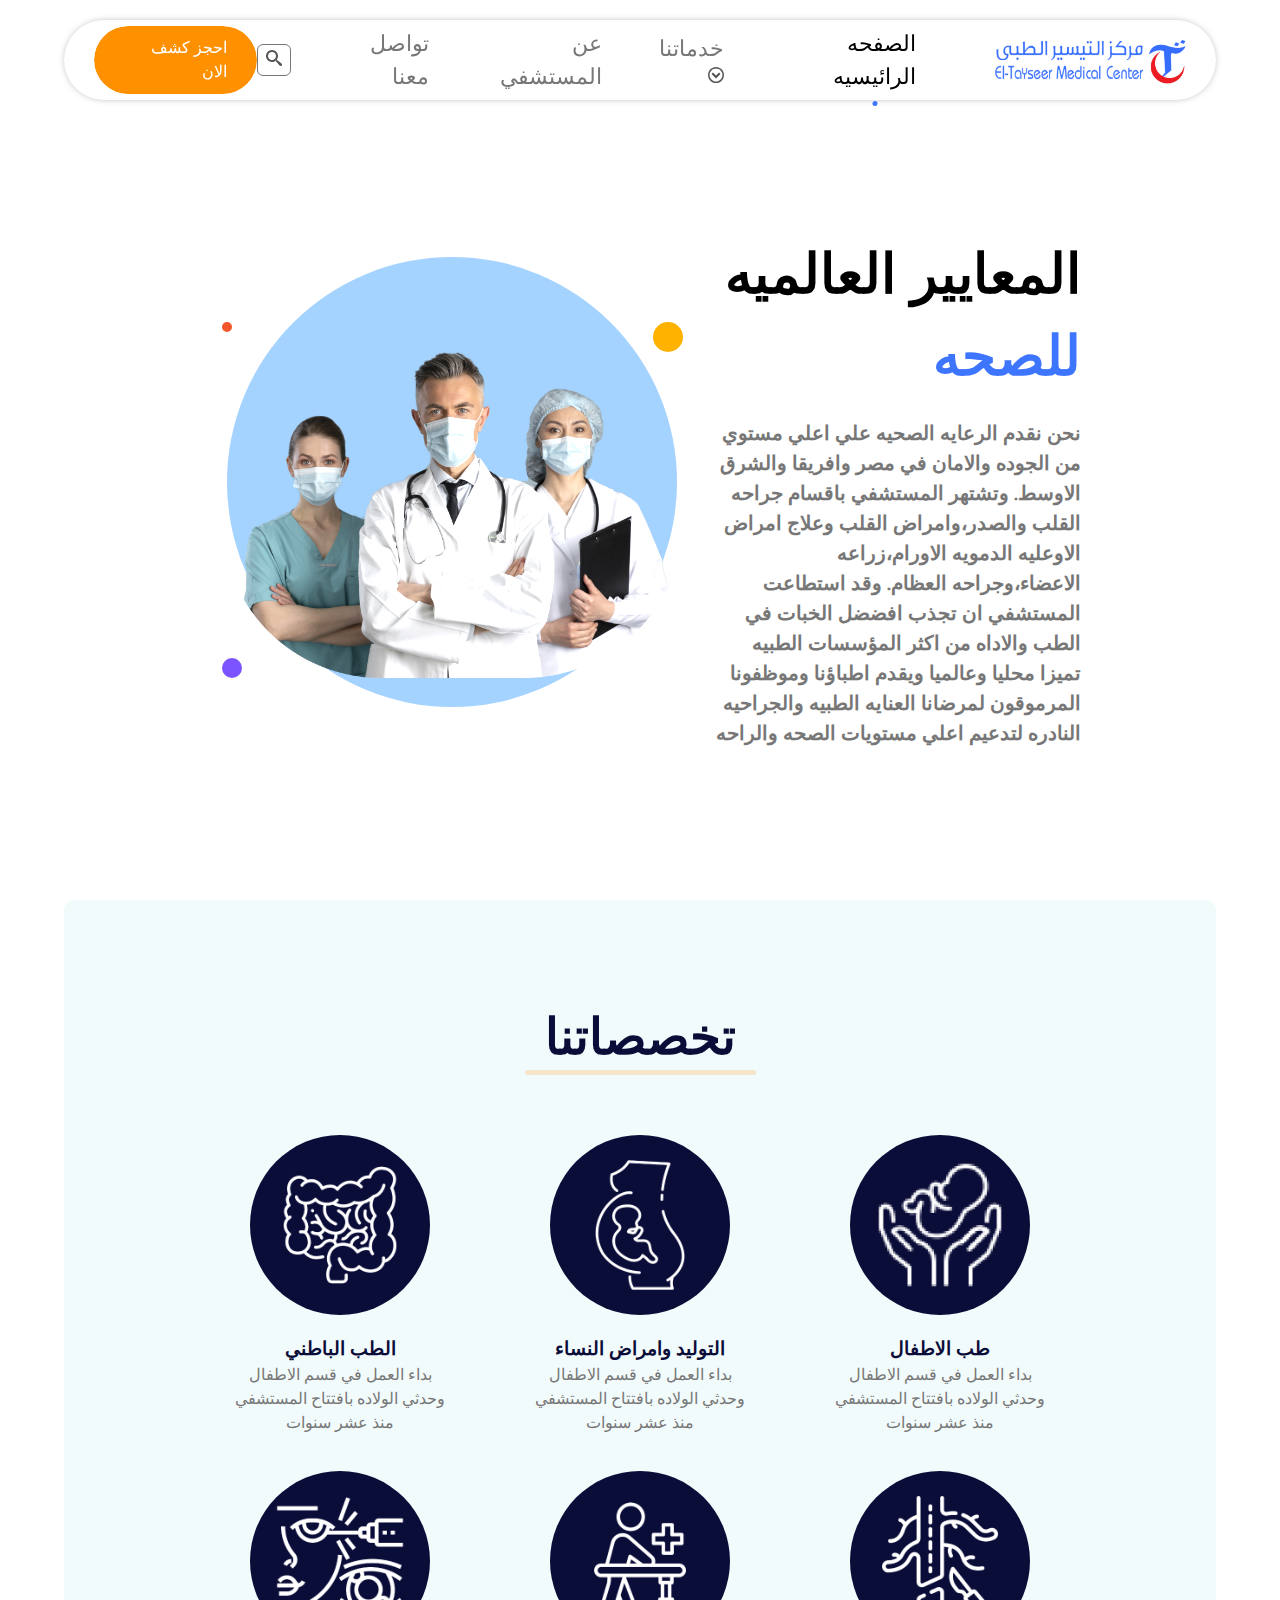
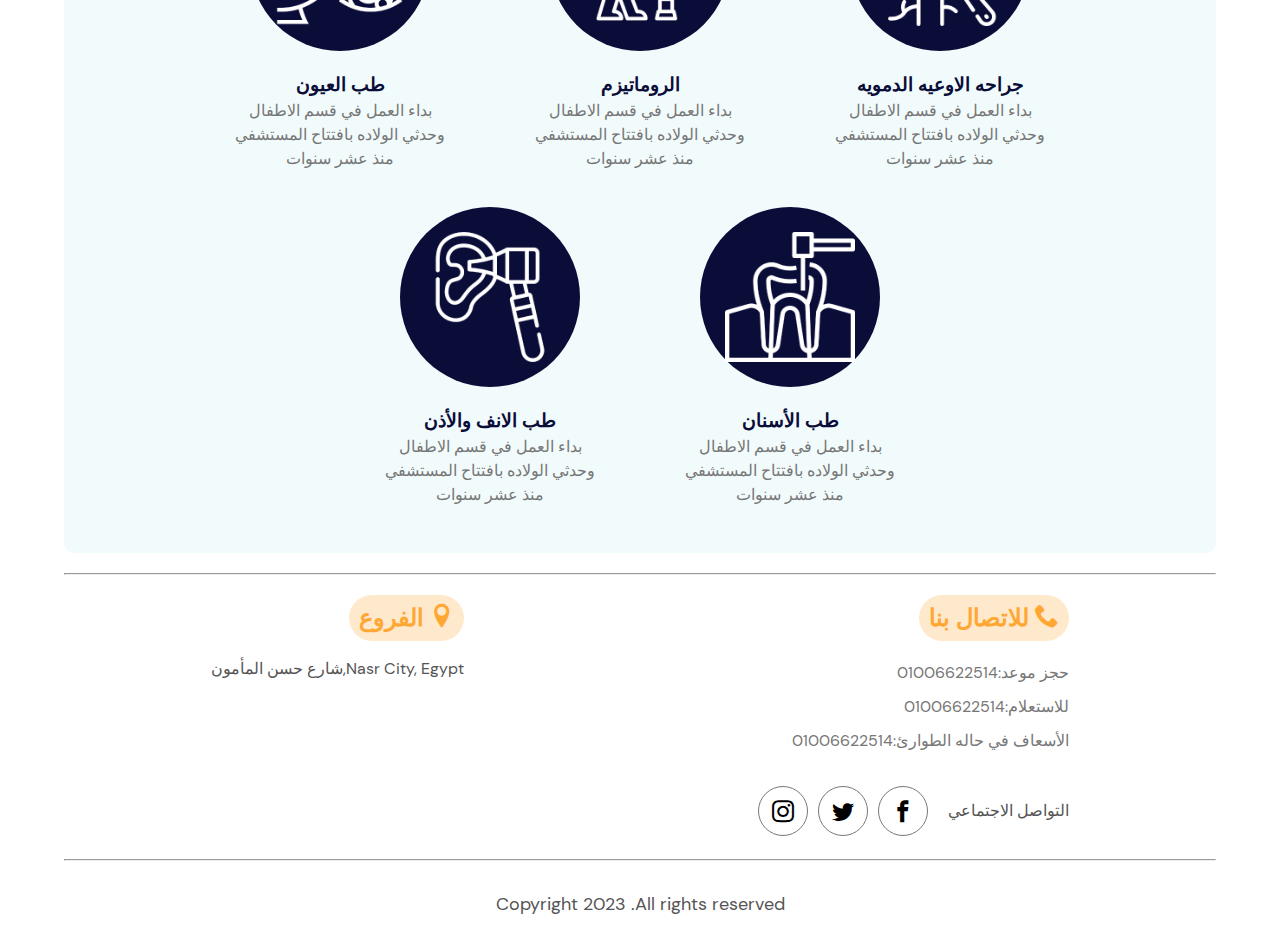
<file: index.html>
<!DOCTYPE html>
<html dir="rtl" lang="en">

<head>
    <meta charset="UTF-8">
    <meta name="viewport" content="width=device-width, initial-scale=1.0">
    <title>clinic project</title>
    <!-- css project -->
    <link rel="stylesheet" href="css/index.css">
    <!-- css icons -->
    <link rel="stylesheet" href="smart/assets/smart.css">
    <link rel="stylesheet" href="smart/style.css">

</head>

<body>

    <!-- start header -->
    <header>
        <div class="logo_links">

            <a class="logos" href="index.html">
                <img class="logo" src="images/Mask Group -1.png" alt="">
                <img class="logo_two" src="images/Mask Group -2.png" alt="">
            </a>
            <ul>
                <li>
                    <a class="link active" href="index.html">الصفحه الرائيسيه</a>
                </li>
                <li>
                    <a class="link border_bottom0" href="#">خدماتنا</a>
                    <i class="icon-circle-down bottom"></i>
                    <ul class="play_list">
                        <li><a class="play_list_a" href="#">العيادات الخارجيه</a></li>
                        <li><a class="play_list_a" href="#">وحده الطورائ</a></li>
                        <li><a class="play_list_a" href="#">العنايه المركزه</a></li>
                        <li><a class="play_list_a" href="#">معامل التيسير</a></li>
                    </ul>
                </li>
                <li>
                    <a class="link border_bottom" href="who_are_we.html">عن المستشفي</a>
                    <!-- <i class="icon-circle-down bottom"></i>
                    <ul class="play_list">
                        <li><a class="play_list_a" href="#">Alaa</a></li>
                        <li><a class="play_list_a" href="#">Alaa</a></li>
                        <li><a class="play_list_a" href="#">Alaa</a></li>
                        <li><a class="play_list_a" href="#">Alaa</a></li>
                        <li><a class="play_list_a" href="#">Alaa</a></li>
                    </ul> -->
                </li>
                <li>
                    <a class="link border_bottom" href="Contact_us.html">تواصل معنا</a>
                </li>
                <li class="li_icon_search">
                    <i class="icon-search"></i>
                </li>
            </ul>
        </div>
        <div class="input_search">
            <i class="icon-search"></i>
            <input type="search" name="" id="search" placeholder="ابحث عن طبيب او خدمه">
        </div>
        <a href="appointment_booking.html" class="link_btn">احجز كشف الان</a>
    </header>
    <!-- end header -->
    <!-- start section_one -->
    <section class="section_one">
        <div class="left">
            <h1>المعايير العالميه <span>للصحه</span></h1>
            <p>نحن نقدم الرعايه الصحيه علي اعلي مستوي من الجوده والامان في مصر وافريقا والشرق الاوسط. وتشتهر المستشفي
                باقسام جراحه القلب والصدر،وامراض القلب وعلاج امراض الاوعليه الدمويه الاورام،زراعه الاعضاء،وجراحه العظام.
                وقد استطاعت المستشفي ان تجذب افضضل الخبات في الطب والاداه من اكثر المؤسسات الطبيه تميزا محليا وعالميا
                ويقدم اطباؤنا وموظفونا المرموقون لمرضانا العنايه الطبيه والجراحيه النادره لتدعيم اعلي مستويات الصحه
                والراحه</p>
        </div>
        <div class="right">
            <div class="alaa">
                <div class="right_color"></div>
                <div class="right_color_img">
                    <div class="right_color_one"></div>
                    <div class="right_color_two"></div>
                    <div class="right_color_three"></div>
                    <img src="images/doctor-nurses-special-equipment@2x.png" alt="">
                </div>
            </div>
        </div>
    </section>
    <!-- end section_one -->
    <!-- البداء في تخصصاتنا -->
    <div class="our_specialties">
        <h2>تخصصاتنا</h2>
        <div class="box">
            <a href="pediatrics.html" class="card">
                <div class="card_imags">
                    <img class="card_imags_img" src="images/1-7@2x.png" alt="">
                </div>
                <h3>طب الاطفال</h3>
                <p>بداء العمل في قسم الاطفال وحدثي الولاده بافتتاح المستشفي منذ عشر سنوات</p>
            </a>
            <a href="obstetrics_and_gynecology.html" class="card">
                <div class="card_imags">
                    <img class="card_imags_img" src="images/obstetrical@2x.png" alt="">
                </div>
                <h3>التوليد وامراض النساء</h3>
                <p>بداء العمل في قسم الاطفال وحدثي الولاده بافتتاح المستشفي منذ عشر سنوات</p>
            </a>
            <a href="internal_medicine.html" class="card">
                <div class="card_imags">
                    <img class="card_imags_img" src="images/intestine@2x.png" alt="">
                </div>
                <h3>الطب الباطني</h3>
                <p>بداء العمل في قسم الاطفال وحدثي الولاده بافتتاح المستشفي منذ عشر سنوات</p>
            </a>
            <a href="vascular_surgery.html" class="card">
                <div class="card_imags">
                    <img class="card_imags_img" src="images/vascular-surgery@2x.png" alt="">
                </div>
                <h3>جراحه الاوعيه الدمويه</h3>
                <p>بداء العمل في قسم الاطفال وحدثي الولاده بافتتاح المستشفي منذ عشر سنوات</p>
            </a>
            <a href="rheumatism.html" class="card">
                <div class="card_imags">
                    <img class="card_imags_img" src="images/rehabilitation@2x.png" alt="">
                </div>
                <h3>الروماتيزم</h3>
                <p>بداء العمل في قسم الاطفال وحدثي الولاده بافتتاح المستشفي منذ عشر سنوات</p>
            </a>
            <a href="ophthalmology.html" class="card">
                <div class="card_imags">
                    <img class="card_imags_img" src="images/lasik@2x.png" alt="">
                </div>
                <h3>طب العيون</h3>
                <p>بداء العمل في قسم الاطفال وحدثي الولاده بافتتاح المستشفي منذ عشر سنوات</p>
            </a>
            <a href="dentistry.html" class="card">
                <div class="card_imags">
                    <img class="card_imags_img" src="images/dental-care@2x.png" alt="">
                </div>
                <h3>طب الأسنان</h3>
                <p>بداء العمل في قسم الاطفال وحدثي الولاده بافتتاح المستشفي منذ عشر سنوات</p>
            </a>
            <a href="otolaryngology.html" class="card">
                <div class="card_imags">
                    <img class="card_imags_img" src="images/thermometer@2x.png" alt="">
                </div>
                <h3>طب الانف والأذن</h3>
                <p>بداء العمل في قسم الاطفال وحدثي الولاده بافتتاح المستشفي منذ عشر سنوات</p>
            </a>
        </div>
    </div>
    <!-- البداء من تخصصاتنا -->
    <hr>
    <!-- start footer -->
    <footer>
        <div class="footer_right">
            <h2> <i class="icon-phone"></i> للاتصال بنا</h2>
            <ul>
                <li>حجز موعد:01006622514</li>
                <li>للاستعلام:01006622514</li>
                <li>الأسعاف في حاله الطوارئ:01006622514</li>
            </ul>
            <div class="footer_right_sochel">
                <p>التواصل الاجتماعي</p>
                <div class="footer_right_sochel_icons">
                    <a href="#"><i class="icon-facebook"></i></a>
                    <a href="#"><i class="icon-twitter"></i></a>
                    <a href="#"><i class="icon-instagram"></i></a>
                </div>
            </div>
        </div>
        <div class="footer_left">
            <h2> <i class="icon-location"></i> الفروع</h2>
            <p>Nasr City, Egypt,شارع حسن المأمون</p>
        </div>
    </footer>
    <hr>
    <div class="footer_Copyright">Copyright 2023 .All rights reserved</div>
    <!-- end footer -->
    <script src="js/index.js"></script>
    <script src="smart/assets/smart.js"></script>
</body>

</html>
</file>
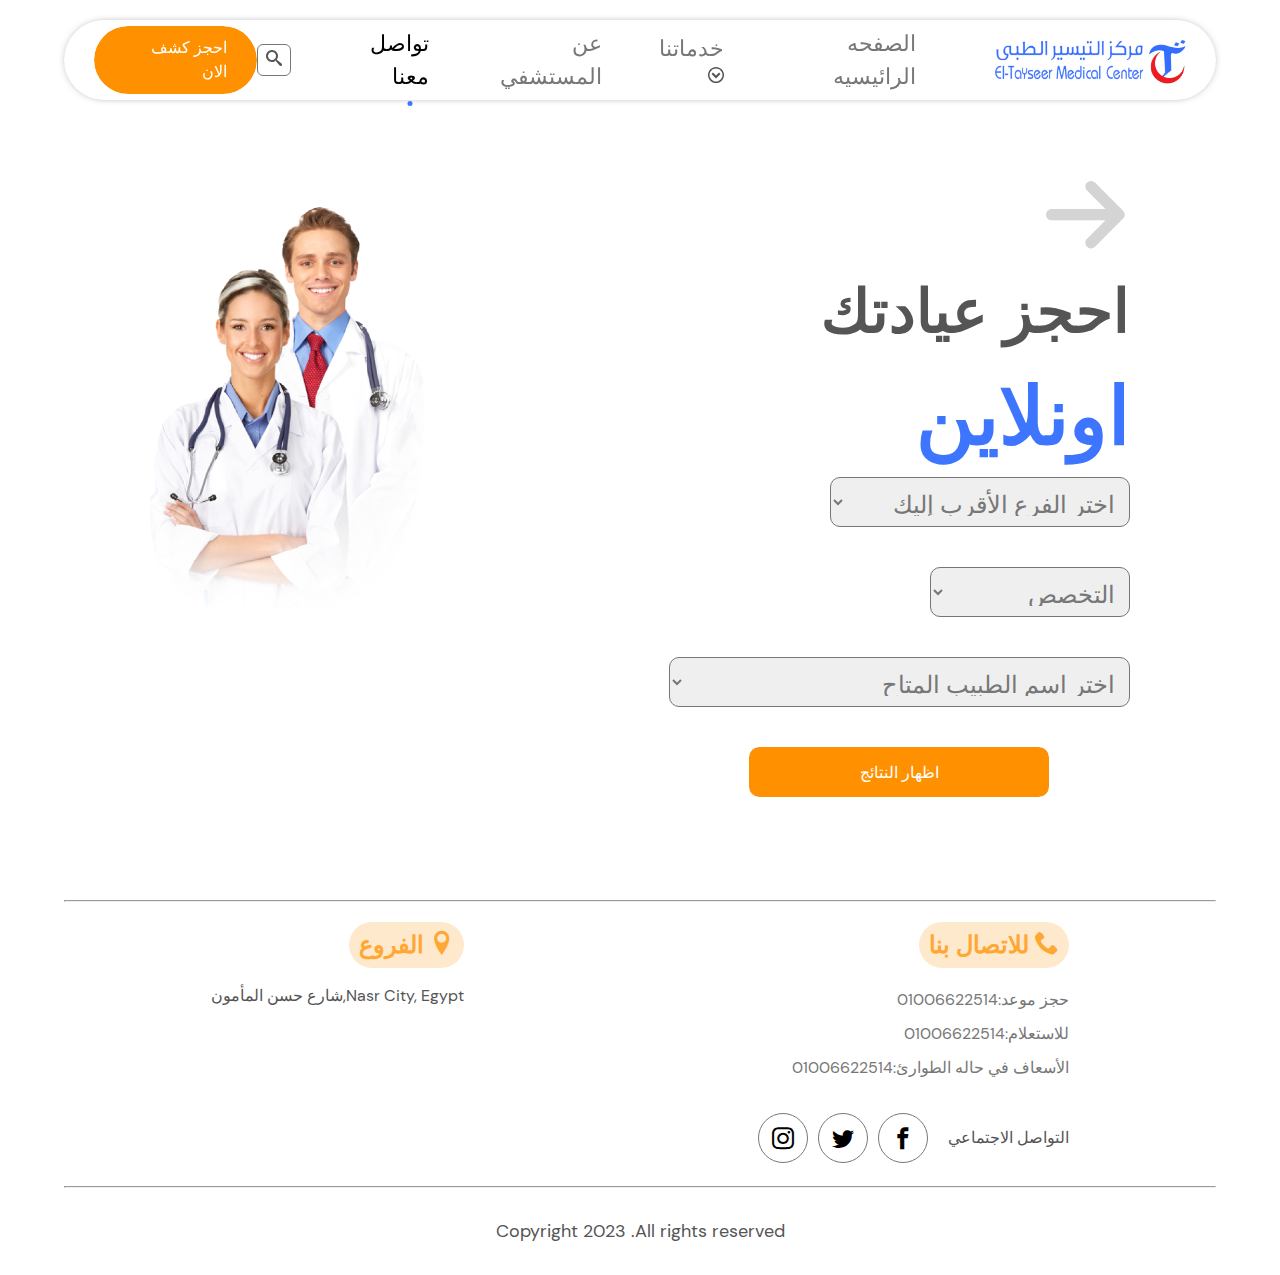
<file: appointment_booking.html>
<!DOCTYPE html>
<html dir="rtl" lang="en">

<head>
    <meta charset="UTF-8">
    <meta name="viewport" content="width=device-width, initial-scale=1.0">
    <title>Document</title>
    <!-- css project -->
    <link rel="stylesheet" href="css/index.css">
    <!-- css icons -->
    <link rel="stylesheet" href="smart/assets/smart.css">
    <link rel="stylesheet" href="smart/style.css">
</head>

<body>
    <!-- start header -->
    <header>
        <div class="logo_links">
            <a class="logos" href="index.html">
                <img class="logo" src="images/Mask Group -1.png" alt="">
                <img class="logo_two" src="images/Mask Group -2.png" alt="">
            </a>
            <ul>
                <li>
                    <a class="link border_bottom" href="index.html">الصفحه الرائيسيه</a>
                </li>
                <li>
                    <a class="link border_bottom" href="#">خدماتنا</a>
                    <i class="icon-circle-down bottom"></i>
                    <ul class="play_list">
                        <li><a class="play_list_a" href="#">العيادات الخارجيه</a></li>
                        <li><a class="play_list_a" href="#">وحده الطورائ</a></li>
                        <li><a class="play_list_a" href="#">العنايه المركزه</a></li>
                        <li><a class="play_list_a" href="#">معامل التيسير</a></li>
                    </ul>
                </li>
                <li>
                    <a class="link border_bottom" href="who_are_we.html">عن المستشفي</a>
                    <!-- <i class="icon-circle-down bottom"></i>
                    <ul class="play_list">
                        <li><a class="play_list_a" href="#">Alaa</a></li>
                        <li><a class="play_list_a" href="#">Alaa</a></li>
                        <li><a class="play_list_a" href="#">Alaa</a></li>
                        <li><a class="play_list_a" href="#">Alaa</a></li>
                        <li><a class="play_list_a" href="#">Alaa</a></li>
                    </ul> -->
                </li>
                <li>
                    <a class="link active" href="Contact_us.html">تواصل معنا</a>
                </li>
                <li class="li_icon_search">
                    <i class="icon-search"></i>
                </li>
            </ul>
        </div>
        <div class="input_search">
            <i class="icon-search"></i>
            <input type="search" name="" id="search" placeholder="ابحث عن طبيب او خدمه">
        </div>
        <a href="appointment_booking.html" class="link_btn">احجز كشف الان</a>
    </header>
    <!-- end header -->



    <!-- start section  -->

    <section class="appointment_booking">
        <div class="appointment_booking_one">
            <div class="section_one_text_icons m-t">
                <i class="icon-arrow-right2 icon_one"></i>
                <i class="icon-arrow-right2 icon_two"></i>
            </div>
            <div class="appointment_booking_contact">
                <h2>احجز عيادتك <span>اونلاين</span></h2>
                <div class="options">
                    <select name="" id="option_one">
                        <option value="اختر الفرع الأقرب إليك">اختر الفرع الأقرب إليك</option>
                        <option value="الجيزة">الجيزة</option>
                        <option value="الهرم">الهرم</option>
                        <option value="القاهرة">القاهرة</option>
                        <option value="سيناء">سيناء</option>
                        <option value="حلوان">حلوان</option>
                    </select>
                    <select name="" id="option_two">
                        <option value="التخصص">التخصص</option>
                        <option value="اطفال">اطفال</option>
                        <option value="باطنه">باطنه</option>
                        <option value="العيون">العيون</option>
                        <option value="اسنان">اسنان</option>
                        <option value="انف واذن">انف واذن</option>
                        <option value="جراحه">جراحه</option>
                        <option value="الروماتيزم">الروماتيزم</option>
                    </select>
                    <select name="" id="option_three">
                        <option value="اختر الفرع الأقرب إليك">اختر اسم الطبيب المتاح</option>
                        <option value="محمد احمد">محمد احمد</option>
                        <option value="عبدالرازق">عبدالرازق</option>
                        <option value="هاشم">هاشم</option>
                        <option value="علاء">علاء</option>
                        <option value="مصطفي">مصطفي</option>
                    </select>
                    <button class="btn_appointment link_submit" type="button">اظهار النتائج</button>
                </div>
            </div>
        </div>
        <div class="appointment_booking_two">
            <img src="images/Booking_Homepage_Doctors@2x.png" alt="">
        </div>
    </section>

    <!-- end section  -->

    <hr>

    <!-- start footer -->
    <footer>
        <div class="footer_right">
            <h2> <i class="icon-phone"></i> للاتصال بنا</h2>
            <ul>
                <li>حجز موعد:01006622514</li>
                <li>للاستعلام:01006622514</li>
                <li>الأسعاف في حاله الطوارئ:01006622514</li>
            </ul>
            <div class="footer_right_sochel">
                <p>التواصل الاجتماعي</p>
                <div class="footer_right_sochel_icons">
                    <a href="#"><i class="icon-facebook"></i></a>
                    <a href="#"><i class="icon-twitter"></i></a>
                    <a href="#"><i class="icon-instagram"></i></a>
                </div>
            </div>
        </div>
        <div class="footer_left">
            <h2> <i class="icon-location"></i> الفروع</h2>
            <p>Nasr City, Egypt,شارع حسن المأمون</p>
        </div>
    </footer>
    <hr>
    <div class="footer_Copyright">Copyright 2023 .All rights reserved</div>
    <!-- end footer -->

    <script src="js/index.js"></script>
    <script src="smart/assets/smart.js"></script>

</body>

</html>
</file>
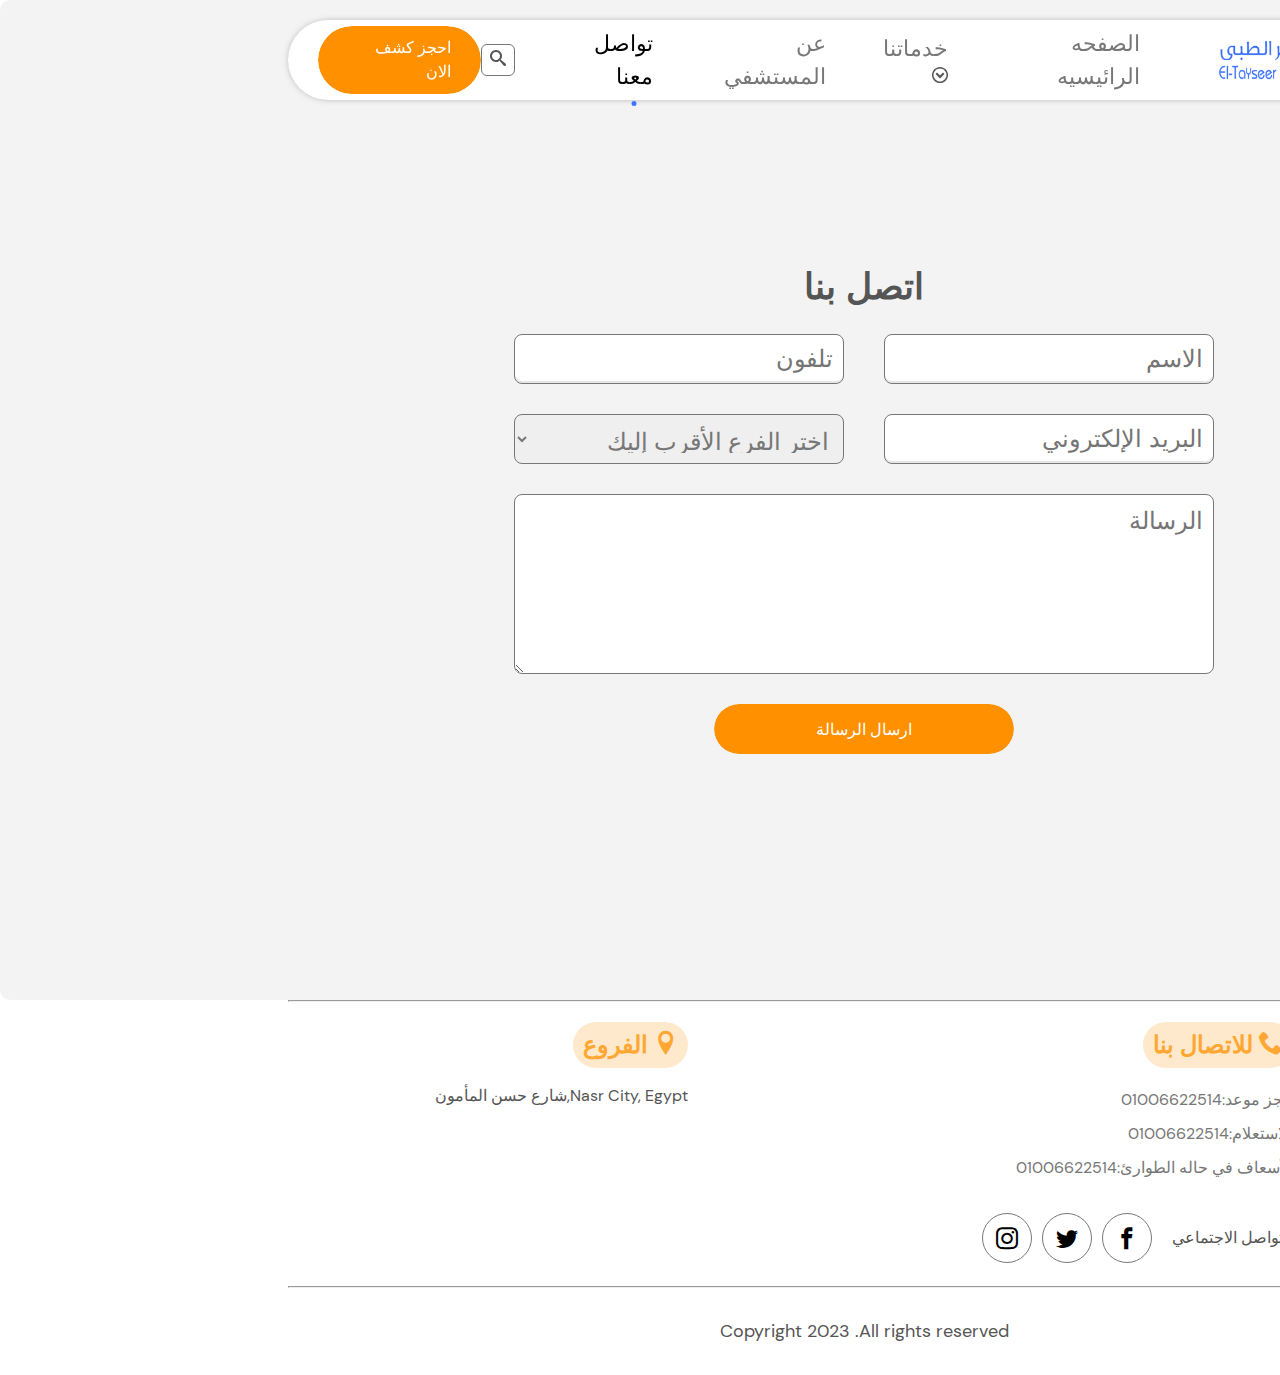
<file: Contact_us.html>
<!DOCTYPE html>
<html dir="rtl" lang="en">

<head>
    <meta charset="UTF-8">
    <meta name="viewport" content="width=device-width, initial-scale=1.0">
    <title>Document</title>
    <!-- css project -->
    <link rel="stylesheet" href="css/index.css">
    <!-- css icons -->
    <link rel="stylesheet" href="smart/assets/smart.css">
    <link rel="stylesheet" href="smart/style.css">
    <!-- emailjs -->
    <!-- <script type="text/javascript" src="https://cdn.jsdelivr.net/npm/@emailjs/browser@3/dist/email.min.js"></script> -->
    <script src="https://cdn.emailjs.com/dist/email.min.js"></script>

    <script type="text/javascript">
        (function () {
            emailjs.init("8qAF_yW9o1XgGkIEs");
        })();
    </script>
    <!-- <script src="https://cdn.emailjs.com/sdk/2.6.4/email.min.js"></script> -->

    <!-- emailjs -->

</head>

<body>
    <!-- start header -->
    <header>
        <div class="logo_links">
            <a class="logos" href="index.html">
                <img class="logo" src="images/Mask Group -1.png" alt="">
                <img class="logo_two" src="images/Mask Group -2.png" alt="">
            </a>
            <ul>
                <li>
                    <a class="link border_bottom" href="index.html">الصفحه الرائيسيه</a>
                </li>
                <li>
                    <a class="link border_bottom" href="#">خدماتنا</a>
                    <i class="icon-circle-down bottom"></i>
                    <ul class="play_list">
                        <li><a class="play_list_a" href="#">العيادات الخارجيه</a></li>
                        <li><a class="play_list_a" href="#">وحده الطورائ</a></li>
                        <li><a class="play_list_a" href="#">العنايه المركزه</a></li>
                        <li><a class="play_list_a" href="#">معامل التيسير</a></li>
                    </ul>
                </li>
                <li>
                    <a class="link border_bottom" href="who_are_we.html">عن المستشفي</a>
                    <!-- <i class="icon-circle-down bottom"></i>
                    <ul class="play_list">
                        <li><a class="play_list_a" href="#">Alaa</a></li>
                        <li><a class="play_list_a" href="#">Alaa</a></li>
                        <li><a class="play_list_a" href="#">Alaa</a></li>
                        <li><a class="play_list_a" href="#">Alaa</a></li>
                        <li><a class="play_list_a" href="#">Alaa</a></li>
                    </ul> -->
                </li>
                <li>
                    <a class="link active" href="Contact_us.html">تواصل معنا</a>
                </li>
                <li class="li_icon_search">
                    <i class="icon-search"></i>
                </li>
            </ul>
        </div>
        <div class="input_search">
            <i class="icon-search"></i>
            <input type="search" name="" id="search" placeholder="ابحث عن طبيب او خدمه">
        </div>
        <a href="appointment_booking.html" class="link_btn">احجز كشف الان</a>
    </header>
    <!-- end header -->



    <!-- start section  -->

    <!-- <section class="contact_us">
        <div class="section_one_text_icons m-t">
            <i class="icon-arrow-right2 icon_one"></i>
            <i class="icon-arrow-right2 icon_two"></i>
        </div>
        <div class="contact">
            <h2>اتصل بنا</h2>
            <form>
                <input class="w2" type="text" name="" placeholder="الاسم" id="user_name">
                <input class="w2" type="text" name="" placeholder="تلفون" id="user_phone">
                <input class="w2" type="email" name="" placeholder="البريد الاكتروني" id="user_email">
                <select class="w2" name="" id="option">
                    <option value="اختر الفرع الاقرب اليك">اختر الفرع الاقرب اليك</option>
                    <option value="الجيزه">الجيزه</option>
                    <option value="الهرم">الهرم</option>
                    <option value="القاهره">القاهره</option>
                    <option value="سيناء">سيناء</option>
                    <option value="حلوان">حلوان</option>
                </select>
                <textarea name="" id="maseg" placeholder="الرساله"></textarea>
                <button class="link_submit" onclick="endMail()">ارسال الرساله</button>
            </form>
            <form>
                <input class="w2" type="text" name="" placeholder="الاسم" id="user_name">
                <input class="w2" type="text" name="" placeholder="تلفون" id="user_phone">
                <input class="w2" type="email" name="" placeholder="البريد الإلكتروني" id="user_email">
                <select class="w2" name="" id="option">
                    <option value="اختر الفرع الأقرب إليك">اختر الفرع الأقرب إليك</option>
                    <option value="الجيزة">الجيزة</option>
                    <option value="الهرم">الهرم</option>
                    <option value="القاهرة">القاهرة</option>
                    <option value="سيناء">سيناء</option>
                    <option value="حلوان">حلوان</option>
                </select>
                <textarea name="" id="maseg" placeholder="الرسالة" cols="30" rows="10"></textarea>
                <button class="link_submit" onclick="sendMail()">ارسال الرسالة</button>
            </form>
        </div>
    </section> -->

    <!-- start section contact_us  -->
    <section class="contact_us">
        <div class="section_one_text_icons m-t contact_us_icon">
            <i class="icon-arrow-right2 icon_one"></i>
            <i class="icon-arrow-right2 icon_two"></i>
        </div>
        <div class="contact">
            <h2>اتصل بنا</h2>
            <form>
                <input class="w2" type="text" name="" placeholder="الاسم" id="user_name">
                <input class="w2" type="text" name="" placeholder="تلفون" id="user_phone">
                <input class="w2" type="email" name="" placeholder="البريد الإلكتروني" id="user_email">
                <select class="w2" name="" id="option">
                    <option value="اختر الفرع الأقرب إليك">اختر الفرع الأقرب إليك</option>
                    <option value="الجيزة">الجيزة</option>
                    <option value="الهرم">الهرم</option>
                    <option value="القاهرة">القاهرة</option>
                    <option value="سيناء">سيناء</option>
                    <option value="حلوان">حلوان</option>
                </select>
                <textarea name="" id="maseg" placeholder="الرسالة" cols="30" rows="10"></textarea>
                <button class="link_submit" type="button" onclick="sendMail()">ارسال الرسالة</button>
            </form>
        </div>
    </section>
    <!-- end section contact_us -->

    <hr>

    <!-- start footer -->
    <footer>
        <div class="footer_right">
            <h2> <i class="icon-phone"></i> للاتصال بنا</h2>
            <ul>
                <li>حجز موعد:01006622514</li>
                <li>للاستعلام:01006622514</li>
                <li>الأسعاف في حاله الطوارئ:01006622514</li>
            </ul>
            <div class="footer_right_sochel">
                <p>التواصل الاجتماعي</p>
                <div class="footer_right_sochel_icons">
                    <a href="#"><i class="icon-facebook"></i></a>
                    <a href="#"><i class="icon-twitter"></i></a>
                    <a href="#"><i class="icon-instagram"></i></a>
                </div>
            </div>
        </div>
        <div class="footer_left">
            <h2> <i class="icon-location"></i> الفروع</h2>
            <p>Nasr City, Egypt,شارع حسن المأمون</p>
        </div>
    </footer>
    <hr>
    <div class="footer_Copyright">Copyright 2023 .All rights reserved</div>
    <!-- end footer -->

    <script src="js/index.js"></script>
    <script src="smart/assets/smart.js"></script>

</body>

</html>
</file>
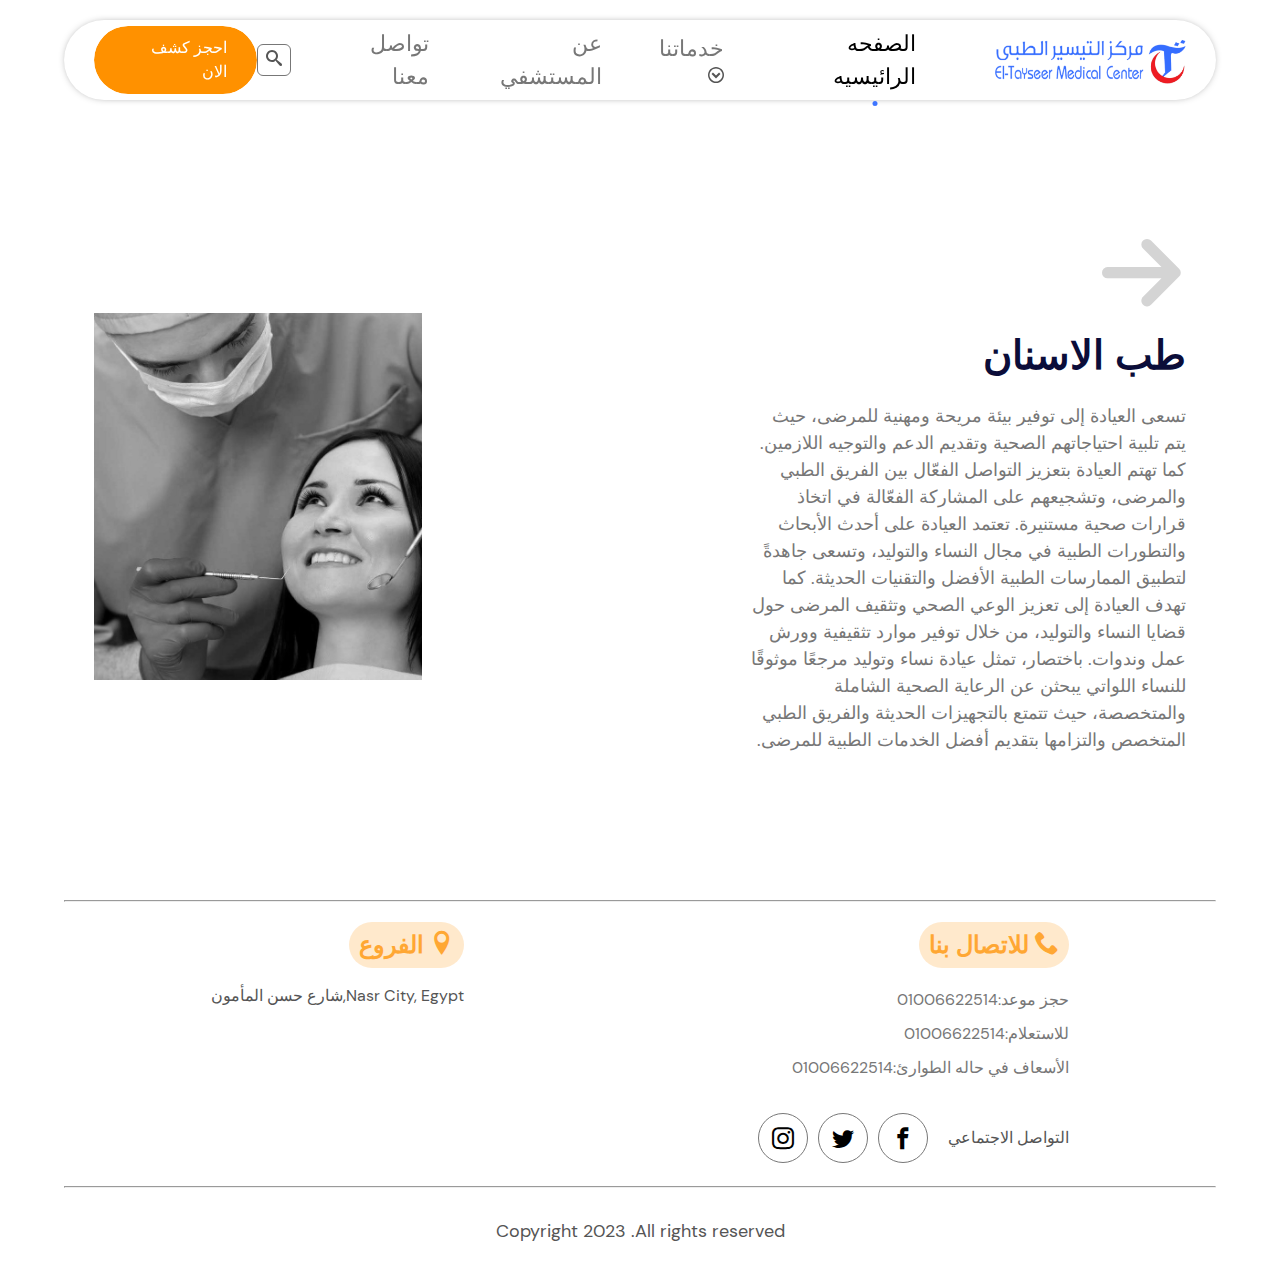
<file: dentistry.html>
<!DOCTYPE html>
<html dir="rtl" lang="en">

<head>
    <meta charset="UTF-8">
    <meta name="viewport" content="width=device-width, initial-scale=1.0">
    <title>Document</title>
    <!-- css project -->
    <link rel="stylesheet" href="css/index.css">
    <!-- css icons -->
    <link rel="stylesheet" href="smart/assets/smart.css">
    <link rel="stylesheet" href="smart/style.css">

</head>

<body>
    <!-- start header -->
    <header>
        <div class="logo_links">
            <a class="logos" href="index.html">
                <img class="logo" src="images/Mask Group -1.png" alt="">
                <img class="logo_two" src="images/Mask Group -2.png" alt="">
            </a>
            <ul>
                <li>
                    <a class="link active" href="index.html">الصفحه الرائيسيه</a>
                </li>
                <li>
                    <a class="link border_bottom0" href="#">خدماتنا</a>
                    <i class="icon-circle-down bottom"></i>
                    <ul class="play_list">
                        <li><a class="play_list_a" href="#">العيادات الخارجيه</a></li>
                        <li><a class="play_list_a" href="#">وحده الطورائ</a></li>
                        <li><a class="play_list_a" href="#">العنايه المركزه</a></li>
                        <li><a class="play_list_a" href="#">معامل التيسير</a></li>
                    </ul>
                </li>
                <li>
                    <a class="link border_bottom" href="who_are_we.html">عن المستشفي</a>
                    <!-- <i class="icon-circle-down bottom"></i>
                    <ul class="play_list">
                        <li><a class="play_list_a" href="#">Alaa</a></li>
                        <li><a class="play_list_a" href="#">Alaa</a></li>
                        <li><a class="play_list_a" href="#">Alaa</a></li>
                        <li><a class="play_list_a" href="#">Alaa</a></li>
                        <li><a class="play_list_a" href="#">Alaa</a></li>
                    </ul> -->
                </li>
                <li>
                    <a class="link border_bottom" href="Contact_us.html">تواصل معنا</a>
                </li>
                <li class="li_icon_search">
                    <i class="icon-search"></i>
                </li>
            </ul>
        </div>
        <div class="input_search">
            <i class="icon-search"></i>
            <input type="search" name="" id="search" placeholder="ابحث عن طبيب او خدمه">
        </div>
        <a href="appointment_booking.html" class="link_btn">احجز كشف الان</a>
    </header>
    <!-- end header -->



    <!-- start section  -->

    <section class="section_one_text_img">
        <div class="section_one_text">
            <div class="section_one_text_icons">
                <i class="icon-arrow-right2 icon_one"></i>
                <i class="icon-arrow-right2 icon_two"></i>
            </div>
            <h2>طب الاسنان</h2>
            <p>تسعى العيادة إلى توفير بيئة مريحة ومهنية للمرضى، حيث يتم تلبية احتياجاتهم الصحية وتقديم الدعم والتوجيه
                اللازمين. كما تهتم العيادة بتعزيز التواصل الفعّال بين الفريق الطبي والمرضى، وتشجيعهم على المشاركة
                الفعّالة في اتخاذ قرارات صحية مستنيرة.

                تعتمد العيادة على أحدث الأبحاث والتطورات الطبية في مجال النساء والتوليد، وتسعى جاهدةً لتطبيق الممارسات
                الطبية الأفضل والتقنيات الحديثة. كما تهدف العيادة إلى تعزيز الوعي الصحي وتثقيف المرضى حول قضايا النساء
                والتوليد، من خلال توفير موارد تثقيفية وورش عمل وندوات.

                باختصار، تمثل عيادة نساء وتوليد مرجعًا موثوقًا للنساء اللواتي يبحثن عن الرعاية الصحية الشاملة والمتخصصة،
                حيث تتمتع بالتجهيزات الحديثة والفريق الطبي المتخصص والتزامها بتقديم أفضل الخدمات الطبية للمرضى.</p>
        </div>
        <div class="section_one_img">
            <img src="images/BACHELOR-OF-NURSINg2.jpg" alt="">
        </div>
    </section>

    <!-- end section  -->

    <hr>

    <!-- start footer -->
    <footer>
        <div class="footer_right">
            <h2> <i class="icon-phone"></i> للاتصال بنا</h2>
            <ul>
                <li>حجز موعد:01006622514</li>
                <li>للاستعلام:01006622514</li>
                <li>الأسعاف في حاله الطوارئ:01006622514</li>
            </ul>
            <div class="footer_right_sochel">
                <p>التواصل الاجتماعي</p>
                <div class="footer_right_sochel_icons">
                    <a href="#"><i class="icon-facebook"></i></a>
                    <a href="#"><i class="icon-twitter"></i></a>
                    <a href="#"><i class="icon-instagram"></i></a>
                </div>
            </div>
        </div>
        <div class="footer_left">
            <h2> <i class="icon-location"></i> الفروع</h2>
            <p>Nasr City, Egypt,شارع حسن المأمون</p>
        </div>
    </footer>
    <hr>
    <div class="footer_Copyright">Copyright 2023 .All rights reserved</div>
    <!-- end footer -->

    <script src="js/index.js"></script>
    <script src="smart/assets/smart.js"></script>
</body>

</html>
</file>
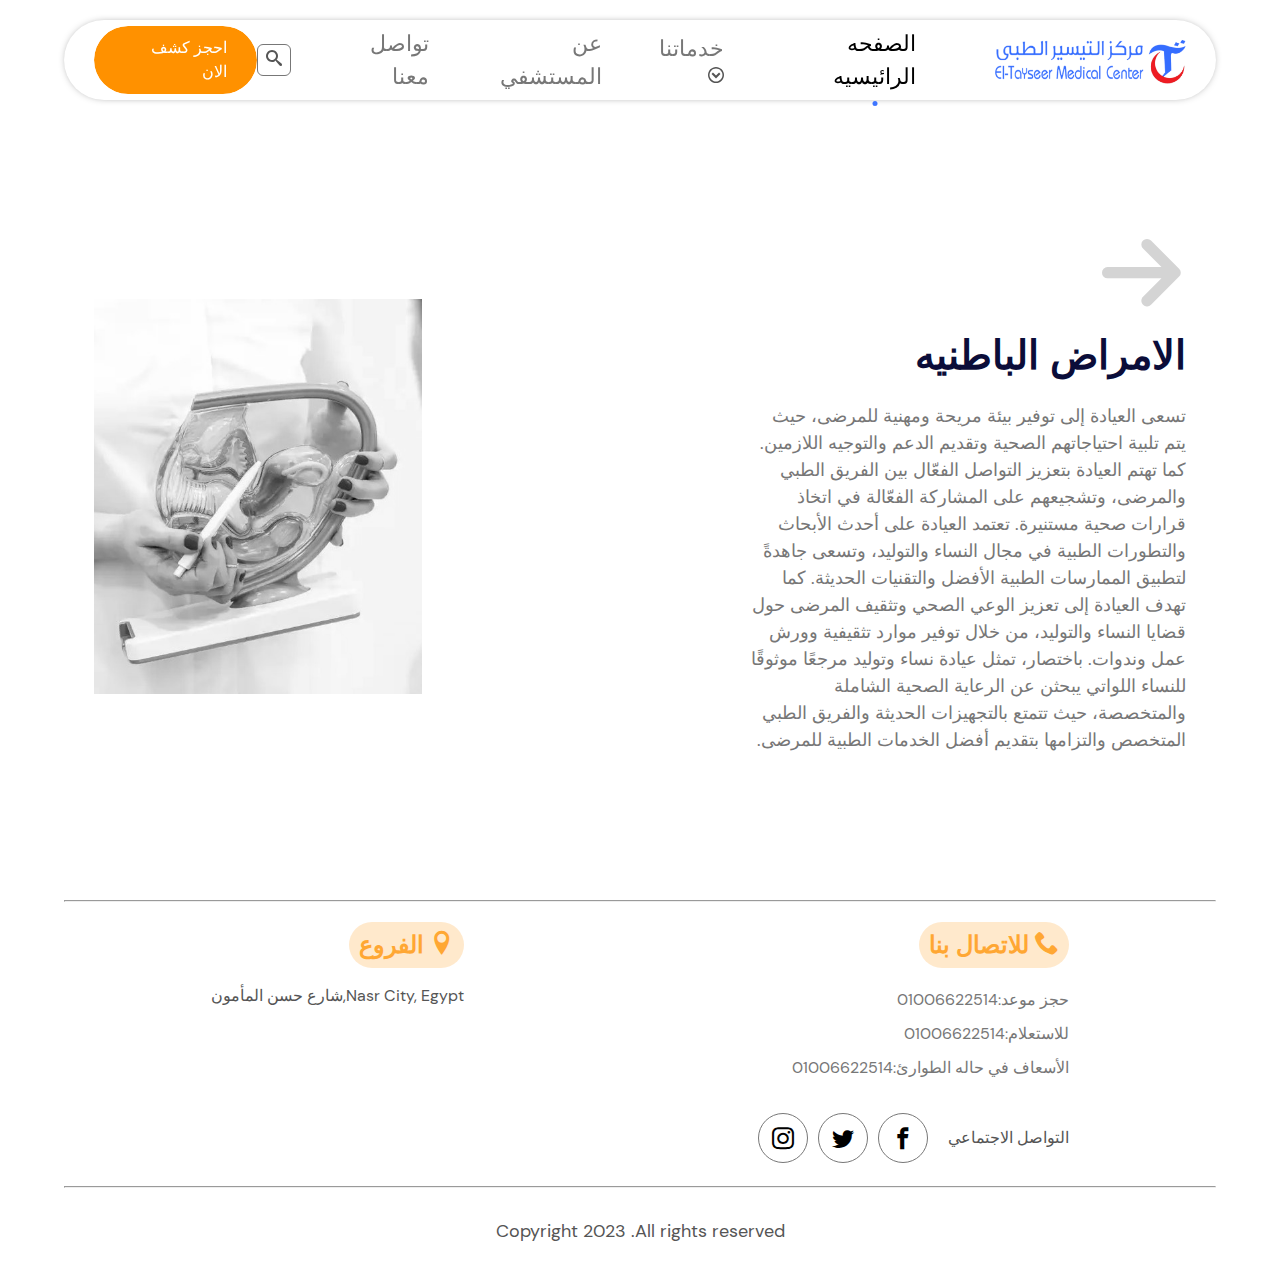
<file: internal_medicine.html>
<!DOCTYPE html>
<html dir="rtl" lang="en">

<head>
    <meta charset="UTF-8">
    <meta name="viewport" content="width=device-width, initial-scale=1.0">
    <title>Document</title>
    <!-- css project -->
    <link rel="stylesheet" href="css/index.css">
    <!-- css icons -->
    <link rel="stylesheet" href="smart/assets/smart.css">
    <link rel="stylesheet" href="smart/style.css">

</head>

<body>
    <!-- start header -->
    <header>
        <div class="logo_links">
            <a class="logos" href="index.html">
                <img class="logo" src="images/Mask Group -1.png" alt="">
                <img class="logo_two" src="images/Mask Group -2.png" alt="">
            </a>
            <ul>
                <li>
                    <a class="link active" href="index.html">الصفحه الرائيسيه</a>
                </li>
                <li>
                    <a class="link border_bottom0" href="#">خدماتنا</a>
                    <i class="icon-circle-down bottom"></i>
                    <ul class="play_list">
                        <li><a class="play_list_a" href="#">Alaa</a></li>
                        <li><a class="play_list_a" href="#">Alaa</a></li>
                        <li><a class="play_list_a" href="#">Alaa</a></li>
                        <li><a class="play_list_a" href="#">Alaa</a></li>
                        <li><a class="play_list_a" href="#">Alaa</a></li>
                    </ul>
                </li>
                <li>
                    <a class="link border_bottom" href="who_are_we.html">عن المستشفي</a>
                    <!-- <i class="icon-circle-down bottom"></i>
                    <ul class="play_list">
                        <li><a class="play_list_a" href="#">Alaa</a></li>
                        <li><a class="play_list_a" href="#">Alaa</a></li>
                        <li><a class="play_list_a" href="#">Alaa</a></li>
                        <li><a class="play_list_a" href="#">Alaa</a></li>
                        <li><a class="play_list_a" href="#">Alaa</a></li>
                    </ul> -->
                </li>
                <li>
                    <a class="link border_bottom" href="Contact_us.html">تواصل معنا</a>
                </li>
                <li class="li_icon_search">
                    <i class="icon-search"></i>
                </li>
            </ul>
        </div>
        <div class="input_search">
            <i class="icon-search"></i>
            <input type="search" name="" id="search" placeholder="ابحث عن طبيب او خدمه">
        </div>
        <a href="appointment_booking.html" class="link_btn">احجز كشف الان</a>
    </header>
    <!-- end header -->



    <!-- start section  -->

    <section class="section_one_text_img">
        <div class="section_one_text">
            <div class="section_one_text_icons">
                <i class="icon-arrow-right2 icon_one"></i>
                <i class="icon-arrow-right2 icon_two"></i>
            </div>
            <h2>الامراض الباطنيه</h2>
            <p>تسعى العيادة إلى توفير بيئة مريحة ومهنية للمرضى، حيث يتم تلبية احتياجاتهم الصحية وتقديم الدعم والتوجيه
                اللازمين. كما تهتم العيادة بتعزيز التواصل الفعّال بين الفريق الطبي والمرضى، وتشجيعهم على المشاركة
                الفعّالة في اتخاذ قرارات صحية مستنيرة.

                تعتمد العيادة على أحدث الأبحاث والتطورات الطبية في مجال النساء والتوليد، وتسعى جاهدةً لتطبيق الممارسات
                الطبية الأفضل والتقنيات الحديثة. كما تهدف العيادة إلى تعزيز الوعي الصحي وتثقيف المرضى حول قضايا النساء
                والتوليد، من خلال توفير موارد تثقيفية وورش عمل وندوات.

                باختصار، تمثل عيادة نساء وتوليد مرجعًا موثوقًا للنساء اللواتي يبحثن عن الرعاية الصحية الشاملة والمتخصصة،
                حيث تتمتع بالتجهيزات الحديثة والفريق الطبي المتخصص والتزامها بتقديم أفضل الخدمات الطبية للمرضى.</p>
        </div>
        <div class="section_one_img">
            <img src="images/internal-medicine-department-1624878372.jpg" alt="">
        </div>
    </section>

    <!-- end section  -->

    <hr>

    <!-- start footer -->
    <footer>
        <div class="footer_right">
            <h2> <i class="icon-phone"></i> للاتصال بنا</h2>
            <ul>
                <li>حجز موعد:01006622514</li>
                <li>للاستعلام:01006622514</li>
                <li>الأسعاف في حاله الطوارئ:01006622514</li>
            </ul>
            <div class="footer_right_sochel">
                <p>التواصل الاجتماعي</p>
                <div class="footer_right_sochel_icons">
                    <a href="#"><i class="icon-facebook"></i></a>
                    <a href="#"><i class="icon-twitter"></i></a>
                    <a href="#"><i class="icon-instagram"></i></a>
                </div>
            </div>
        </div>
        <div class="footer_left">
            <h2> <i class="icon-location"></i> الفروع</h2>
            <p>Nasr City, Egypt,شارع حسن المأمون</p>
        </div>
    </footer>
    <hr>
    <div class="footer_Copyright">Copyright 2023 .All rights reserved</div>
    <!-- end footer -->

    <script src="js/index.js"></script>
    <script src="smart/assets/smart.js"></script>
</body>

</html>
</file>
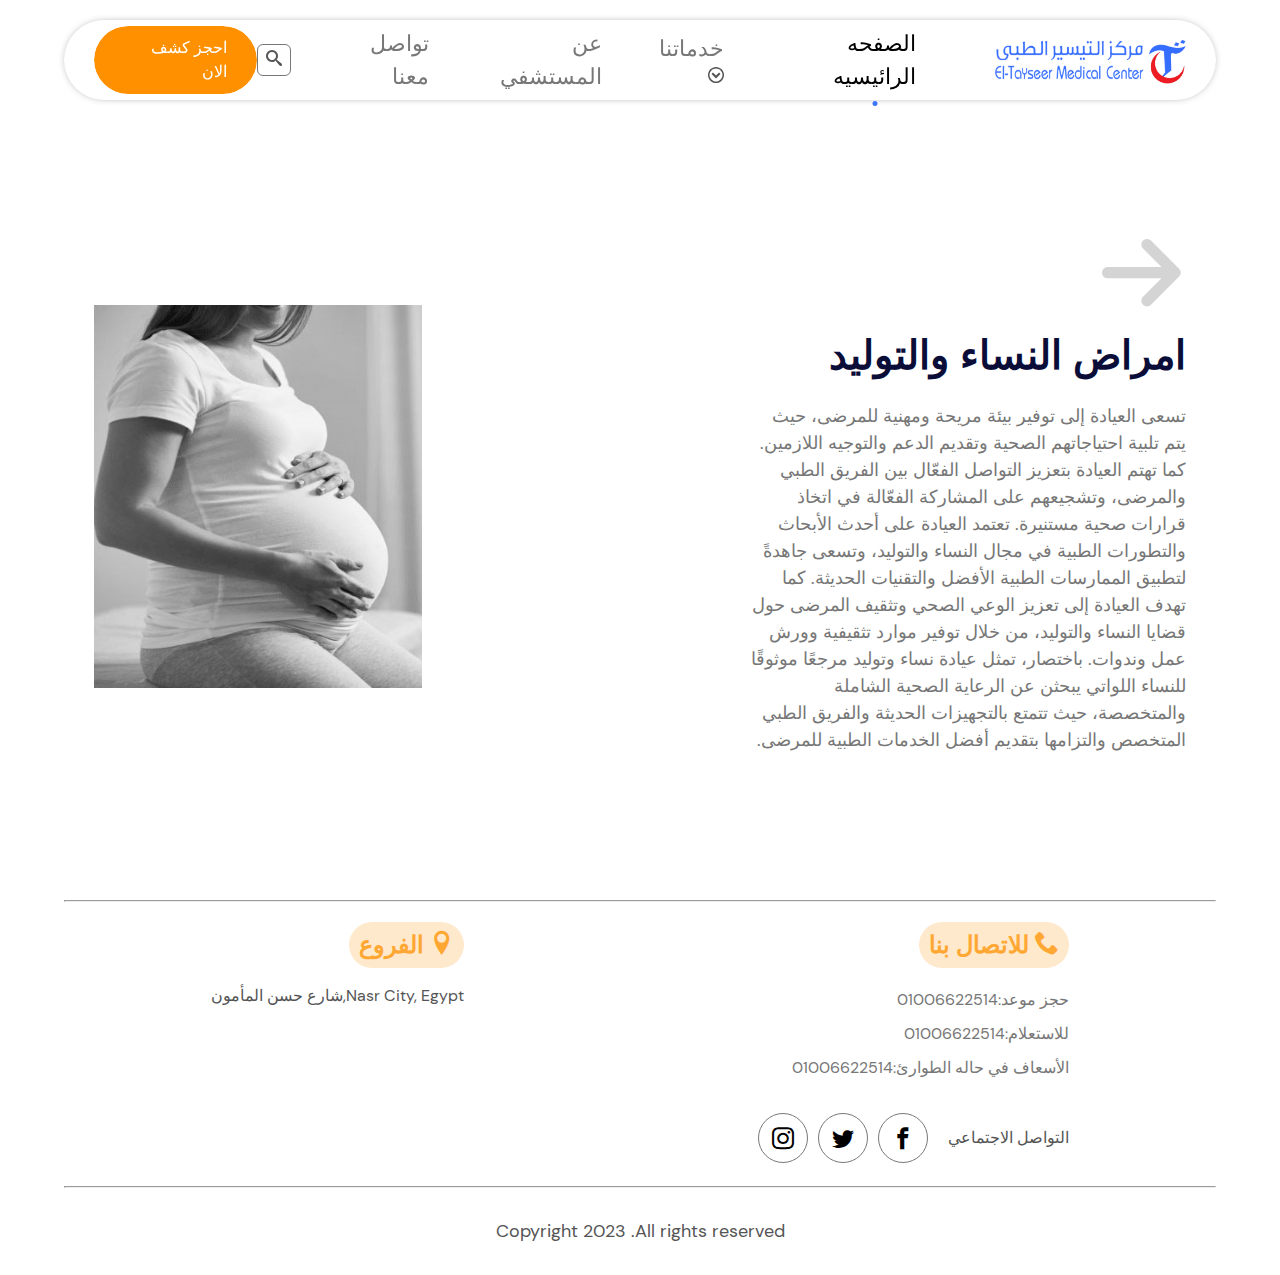
<file: obstetrics_and_gynecology.html>
<!DOCTYPE html>
<html dir="rtl" lang="en">

<head>
    <meta charset="UTF-8">
    <meta name="viewport" content="width=device-width, initial-scale=1.0">
    <title>Document</title>
    <!-- css project -->
    <link rel="stylesheet" href="css/index.css">
    <!-- css icons -->
    <link rel="stylesheet" href="smart/assets/smart.css">
    <link rel="stylesheet" href="smart/style.css">

</head>

<body>
    <!-- start header -->
    <header>
        <div class="logo_links">
            <a class="logos" href="index.html">
                <img class="logo" src="images/Mask Group -1.png" alt="">
                <img class="logo_two" src="images/Mask Group -2.png" alt="">
            </a>
            <ul>
                <li>
                    <a class="link active" href="index.html">الصفحه الرائيسيه</a>
                </li>
                <li>
                    <a class="link border_bottom0" href="#">خدماتنا</a>
                    <i class="icon-circle-down bottom"></i>
                    <ul class="play_list">
                        <li><a class="play_list_a" href="#">العيادات الخارجيه</a></li>
                        <li><a class="play_list_a" href="#">وحده الطورائ</a></li>
                        <li><a class="play_list_a" href="#">العنايه المركزه</a></li>
                        <li><a class="play_list_a" href="#">معامل التيسير</a></li>
                    </ul>
                </li>
                <li>
                    <a class="link border_bottom" href="who_are_we.html">عن المستشفي</a>
                    <!-- <i class="icon-circle-down bottom"></i>
                    <ul class="play_list">
                        <li><a class="play_list_a" href="#">Alaa</a></li>
                        <li><a class="play_list_a" href="#">Alaa</a></li>
                        <li><a class="play_list_a" href="#">Alaa</a></li>
                        <li><a class="play_list_a" href="#">Alaa</a></li>
                        <li><a class="play_list_a" href="#">Alaa</a></li>
                    </ul> -->
                </li>
                <li>
                    <a class="link border_bottom" href="Contact_us.html">تواصل معنا</a>

                </li>
                <li class="li_icon_search">
                    <i class="icon-search"></i>
                </li>
            </ul>
        </div>
        <div class="input_search">
            <i class="icon-search"></i>
            <input type="search" name="" id="search" placeholder="ابحث عن طبيب او خدمه">
        </div>
        <a href="appointment_booking.html" class="link_btn">احجز كشف الان</a>
    </header>
    <!-- end header -->



    <!-- start section  -->

    <section class="section_one_text_img">
        <div class="section_one_text">
            <div class="section_one_text_icons">
                <i class="icon-arrow-right2 icon_one"></i>
                <i class="icon-arrow-right2 icon_two"></i>
            </div>
            <h2>امراض النساء والتوليد</h2>
            <p>تسعى العيادة إلى توفير بيئة مريحة ومهنية للمرضى، حيث يتم تلبية احتياجاتهم الصحية وتقديم الدعم والتوجيه
                اللازمين. كما تهتم العيادة بتعزيز التواصل الفعّال بين الفريق الطبي والمرضى، وتشجيعهم على المشاركة
                الفعّالة في اتخاذ قرارات صحية مستنيرة.

                تعتمد العيادة على أحدث الأبحاث والتطورات الطبية في مجال النساء والتوليد، وتسعى جاهدةً لتطبيق الممارسات
                الطبية الأفضل والتقنيات الحديثة. كما تهدف العيادة إلى تعزيز الوعي الصحي وتثقيف المرضى حول قضايا النساء
                والتوليد، من خلال توفير موارد تثقيفية وورش عمل وندوات.

                باختصار، تمثل عيادة نساء وتوليد مرجعًا موثوقًا للنساء اللواتي يبحثن عن الرعاية الصحية الشاملة والمتخصصة،
                حيث تتمتع بالتجهيزات الحديثة والفريق الطبي المتخصص والتزامها بتقديم أفضل الخدمات الطبية للمرضى.</p>
        </div>
        <div class="section_one_img">
            <img src="images/Obstetrics-and-Gynecologyi-clinic.jpg" alt="">
        </div>
    </section>

    <!-- end section  -->

    <hr>

    <!-- start footer -->
    <footer>
        <div class="footer_right">
            <h2> <i class="icon-phone"></i> للاتصال بنا</h2>
            <ul>
                <li>حجز موعد:01006622514</li>
                <li>للاستعلام:01006622514</li>
                <li>الأسعاف في حاله الطوارئ:01006622514</li>
            </ul>
            <div class="footer_right_sochel">
                <p>التواصل الاجتماعي</p>
                <div class="footer_right_sochel_icons">
                    <a href="#"><i class="icon-facebook"></i></a>
                    <a href="#"><i class="icon-twitter"></i></a>
                    <a href="#"><i class="icon-instagram"></i></a>
                </div>
            </div>
        </div>
        <div class="footer_left">
            <h2> <i class="icon-location"></i> الفروع</h2>
            <p>Nasr City, Egypt,شارع حسن المأمون</p>
        </div>
    </footer>
    <hr>
    <div class="footer_Copyright">Copyright 2023 .All rights reserved</div>
    <!-- end footer -->

    <script src="js/index.js"></script>
    <script src="smart/assets/smart.js"></script>
</body>

</html>
</file>
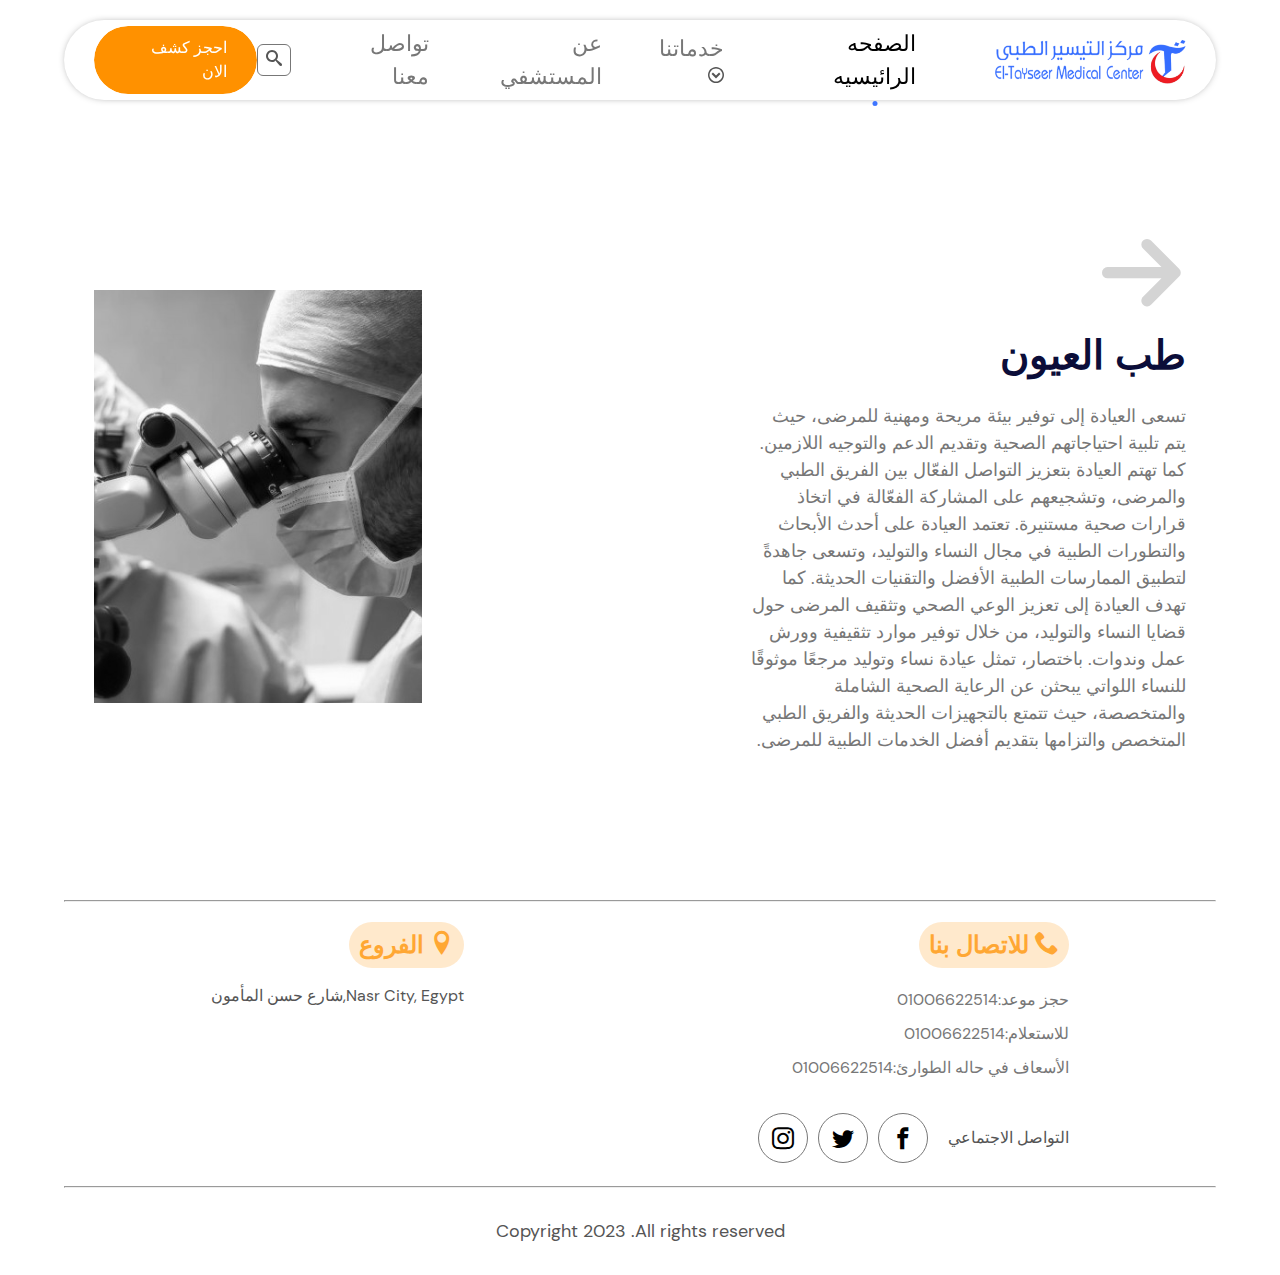
<file: ophthalmology.html>
<!DOCTYPE html>
<html dir="rtl" lang="en">

<head>
    <meta charset="UTF-8">
    <meta name="viewport" content="width=device-width, initial-scale=1.0">
    <title>Document</title>
    <!-- css project -->
    <link rel="stylesheet" href="css/index.css">
    <!-- css icons -->
    <link rel="stylesheet" href="smart/assets/smart.css">
    <link rel="stylesheet" href="smart/style.css">

</head>

<body>
    <!-- start header -->
    <header>
        <div class="logo_links">
            <a class="logos" href="index.html">
                <img class="logo" src="images/Mask Group -1.png" alt="">
                <img class="logo_two" src="images/Mask Group -2.png" alt="">
            </a>
            <ul>
                <li>
                    <a class="link active" href="index.html">الصفحه الرائيسيه</a>
                </li>
                <li>
                    <a class="link border_bottom0" href="#">خدماتنا</a>
                    <i class="icon-circle-down bottom"></i>
                    <ul class="play_list">
                        <li><a class="play_list_a" href="#">العيادات الخارجيه</a></li>
                        <li><a class="play_list_a" href="#">وحده الطورائ</a></li>
                        <li><a class="play_list_a" href="#">العنايه المركزه</a></li>
                        <li><a class="play_list_a" href="#">معامل التيسير</a></li>
                    </ul>
                </li>
                <li>
                    <a class="link border_bottom" href="who_are_we.html">عن المستشفي</a>
                    <!-- <i class="icon-circle-down bottom"></i>
                    <ul class="play_list">
                        <li><a class="play_list_a" href="#">Alaa</a></li>
                        <li><a class="play_list_a" href="#">Alaa</a></li>
                        <li><a class="play_list_a" href="#">Alaa</a></li>
                        <li><a class="play_list_a" href="#">Alaa</a></li>
                        <li><a class="play_list_a" href="#">Alaa</a></li>
                    </ul> -->
                </li>
                <li>
                    <a class="link border_bottom" href="Contact_us.html">تواصل معنا</a>
                </li>
                <li class="li_icon_search">
                    <i class="icon-search"></i>
                </li>
            </ul>
        </div>
        <div class="input_search">
            <i class="icon-search"></i>
            <input type="search" name="" id="search" placeholder="ابحث عن طبيب او خدمه">
        </div>
        <a href="appointment_booking.html" class="link_btn">احجز كشف الان</a>
    </header>
    <!-- end header -->



    <!-- start section  -->

    <section class="section_one_text_img">
        <div class="section_one_text">
            <div class="section_one_text_icons">
                <i class="icon-arrow-right2 icon_one"></i>
                <i class="icon-arrow-right2 icon_two"></i>
            </div>
            <h2>طب العيون</h2>
            <p>تسعى العيادة إلى توفير بيئة مريحة ومهنية للمرضى، حيث يتم تلبية احتياجاتهم الصحية وتقديم الدعم والتوجيه
                اللازمين. كما تهتم العيادة بتعزيز التواصل الفعّال بين الفريق الطبي والمرضى، وتشجيعهم على المشاركة
                الفعّالة في اتخاذ قرارات صحية مستنيرة.

                تعتمد العيادة على أحدث الأبحاث والتطورات الطبية في مجال النساء والتوليد، وتسعى جاهدةً لتطبيق الممارسات
                الطبية الأفضل والتقنيات الحديثة. كما تهدف العيادة إلى تعزيز الوعي الصحي وتثقيف المرضى حول قضايا النساء
                والتوليد، من خلال توفير موارد تثقيفية وورش عمل وندوات.

                باختصار، تمثل عيادة نساء وتوليد مرجعًا موثوقًا للنساء اللواتي يبحثن عن الرعاية الصحية الشاملة والمتخصصة،
                حيث تتمتع بالتجهيزات الحديثة والفريق الطبي المتخصص والتزامها بتقديم أفضل الخدمات الطبية للمرضى.</p>
        </div>
        <div class="section_one_img">
            <img src="images/FotoHome-733x518.jpg" alt="">
        </div>
    </section>

    <!-- end section  -->

    <hr>

    <!-- start footer -->
    <footer>
        <div class="footer_right">
            <h2> <i class="icon-phone"></i> للاتصال بنا</h2>
            <ul>
                <li>حجز موعد:01006622514</li>
                <li>للاستعلام:01006622514</li>
                <li>الأسعاف في حاله الطوارئ:01006622514</li>
            </ul>
            <div class="footer_right_sochel">
                <p>التواصل الاجتماعي</p>
                <div class="footer_right_sochel_icons">
                    <a href="#"><i class="icon-facebook"></i></a>
                    <a href="#"><i class="icon-twitter"></i></a>
                    <a href="#"><i class="icon-instagram"></i></a>
                </div>
            </div>
        </div>
        <div class="footer_left">
            <h2> <i class="icon-location"></i> الفروع</h2>
            <p>Nasr City, Egypt,شارع حسن المأمون</p>
        </div>
    </footer>
    <hr>
    <div class="footer_Copyright">Copyright 2023 .All rights reserved</div>
    <!-- end footer -->

    <script src="js/index.js"></script>
    <script src="smart/assets/smart.js"></script>
</body>

</html>
</file>
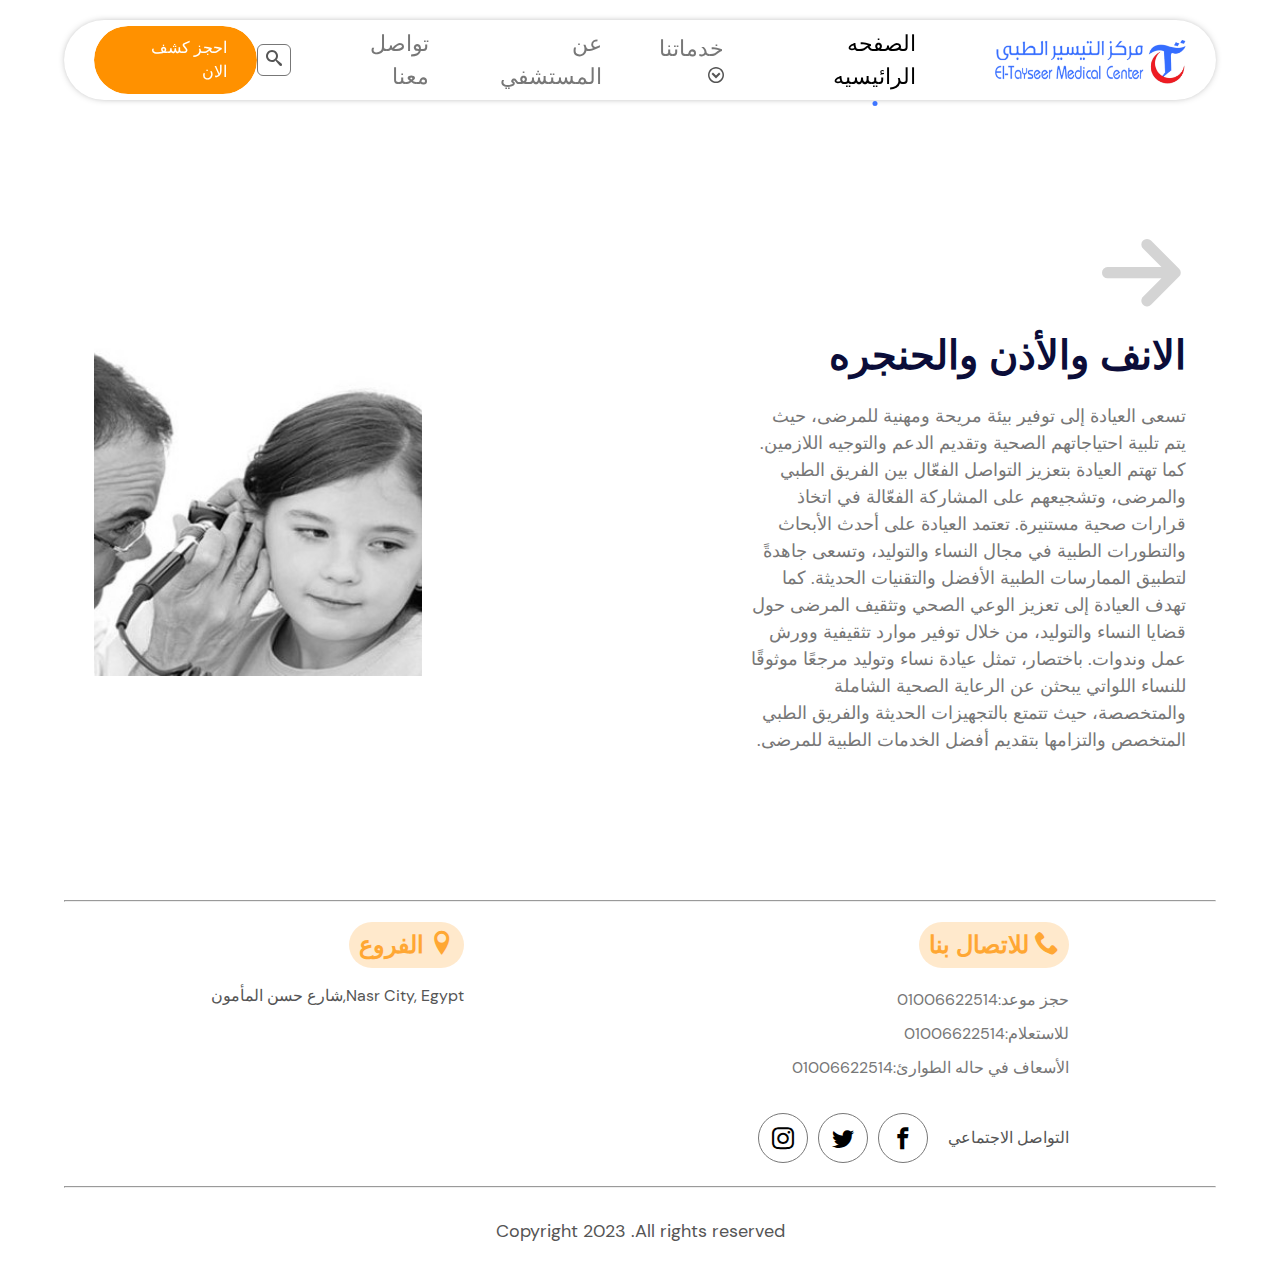
<file: otolaryngology.html>
<!DOCTYPE html>
<html dir="rtl" lang="en">

<head>
    <meta charset="UTF-8">
    <meta name="viewport" content="width=device-width, initial-scale=1.0">
    <title>Document</title>
    <!-- css project -->
    <link rel="stylesheet" href="css/index.css">
    <!-- css icons -->
    <link rel="stylesheet" href="smart/assets/smart.css">
    <link rel="stylesheet" href="smart/style.css">

</head>

<body>
    <!-- start header -->
    <header>
        <div class="logo_links">
            <a class="logos" href="index.html">
                <img class="logo" src="images/Mask Group -1.png" alt="">
                <img class="logo_two" src="images/Mask Group -2.png" alt="">
            </a>
            <ul>
                <li>
                    <a class="link active" href="index.html">الصفحه الرائيسيه</a>
                </li>
                <li>
                    <a class="link border_bottom0" href="#">خدماتنا</a>
                    <i class="icon-circle-down bottom"></i>
                    <ul class="play_list">
                        <li><a class="play_list_a" href="#">العيادات الخارجيه</a></li>
                        <li><a class="play_list_a" href="#">وحده الطورائ</a></li>
                        <li><a class="play_list_a" href="#">العنايه المركزه</a></li>
                        <li><a class="play_list_a" href="#">معامل التيسير</a></li>
                    </ul>
                </li>
                <li>
                    <a class="link border_bottom" href="who_are_we.html">عن المستشفي</a>
                    <!-- <i class="icon-circle-down bottom"></i>
                    <ul class="play_list">
                        <li><a class="play_list_a" href="#">Alaa</a></li>
                        <li><a class="play_list_a" href="#">Alaa</a></li>
                        <li><a class="play_list_a" href="#">Alaa</a></li>
                        <li><a class="play_list_a" href="#">Alaa</a></li>
                        <li><a class="play_list_a" href="#">Alaa</a></li>
                    </ul> -->
                </li>
                <li>
                    <a class="link border_bottom" href="Contact_us.html">تواصل معنا</a>
                </li>
                <li class="li_icon_search">
                    <i class="icon-search"></i>
                </li>
            </ul>
        </div>
        <div class="input_search">
            <i class="icon-search"></i>
            <input type="search" name="" id="search" placeholder="ابحث عن طبيب او خدمه">
        </div>
        <a href="appointment_booking.html" class="link_btn">احجز كشف الان</a>
    </header>
    <!-- end header -->


    <!-- start section  -->

    <section class="section_one_text_img">
        <div class="section_one_text">
            <div class="section_one_text_icons">
                <i class="icon-arrow-right2 icon_one"></i>
                <i class="icon-arrow-right2 icon_two"></i>
            </div>
            <h2>الانف والأذن والحنجره</h2>
            <p>تسعى العيادة إلى توفير بيئة مريحة ومهنية للمرضى، حيث يتم تلبية احتياجاتهم الصحية وتقديم الدعم والتوجيه
                اللازمين. كما تهتم العيادة بتعزيز التواصل الفعّال بين الفريق الطبي والمرضى، وتشجيعهم على المشاركة
                الفعّالة في اتخاذ قرارات صحية مستنيرة.

                تعتمد العيادة على أحدث الأبحاث والتطورات الطبية في مجال النساء والتوليد، وتسعى جاهدةً لتطبيق الممارسات
                الطبية الأفضل والتقنيات الحديثة. كما تهدف العيادة إلى تعزيز الوعي الصحي وتثقيف المرضى حول قضايا النساء
                والتوليد، من خلال توفير موارد تثقيفية وورش عمل وندوات.

                باختصار، تمثل عيادة نساء وتوليد مرجعًا موثوقًا للنساء اللواتي يبحثن عن الرعاية الصحية الشاملة والمتخصصة،
                حيث تتمتع بالتجهيزات الحديثة والفريق الطبي المتخصص والتزامها بتقديم أفضل الخدمات الطبية للمرضى.</p>
        </div>
        <div class="section_one_img">
            <img src="images/1576276011_258_46041_.jpg" alt="">
        </div>
    </section>

    <!-- end section  -->


    <hr>

    <!-- start footer -->
    <footer>
        <div class="footer_right">
            <h2> <i class="icon-phone"></i> للاتصال بنا</h2>
            <ul>
                <li>حجز موعد:01006622514</li>
                <li>للاستعلام:01006622514</li>
                <li>الأسعاف في حاله الطوارئ:01006622514</li>
            </ul>
            <div class="footer_right_sochel">
                <p>التواصل الاجتماعي</p>
                <div class="footer_right_sochel_icons">
                    <a href="#"><i class="icon-facebook"></i></a>
                    <a href="#"><i class="icon-twitter"></i></a>
                    <a href="#"><i class="icon-instagram"></i></a>
                </div>
            </div>
        </div>
        <div class="footer_left">
            <h2> <i class="icon-location"></i> الفروع</h2>
            <p>Nasr City, Egypt,شارع حسن المأمون</p>
        </div>
    </footer>
    <hr>
    <div class="footer_Copyright">Copyright 2023 .All rights reserved</div>
    <!-- end footer -->

    <script src="js/index.js"></script>
    <script src="smart/assets/smart.js"></script>
</body>

</html>
</file>
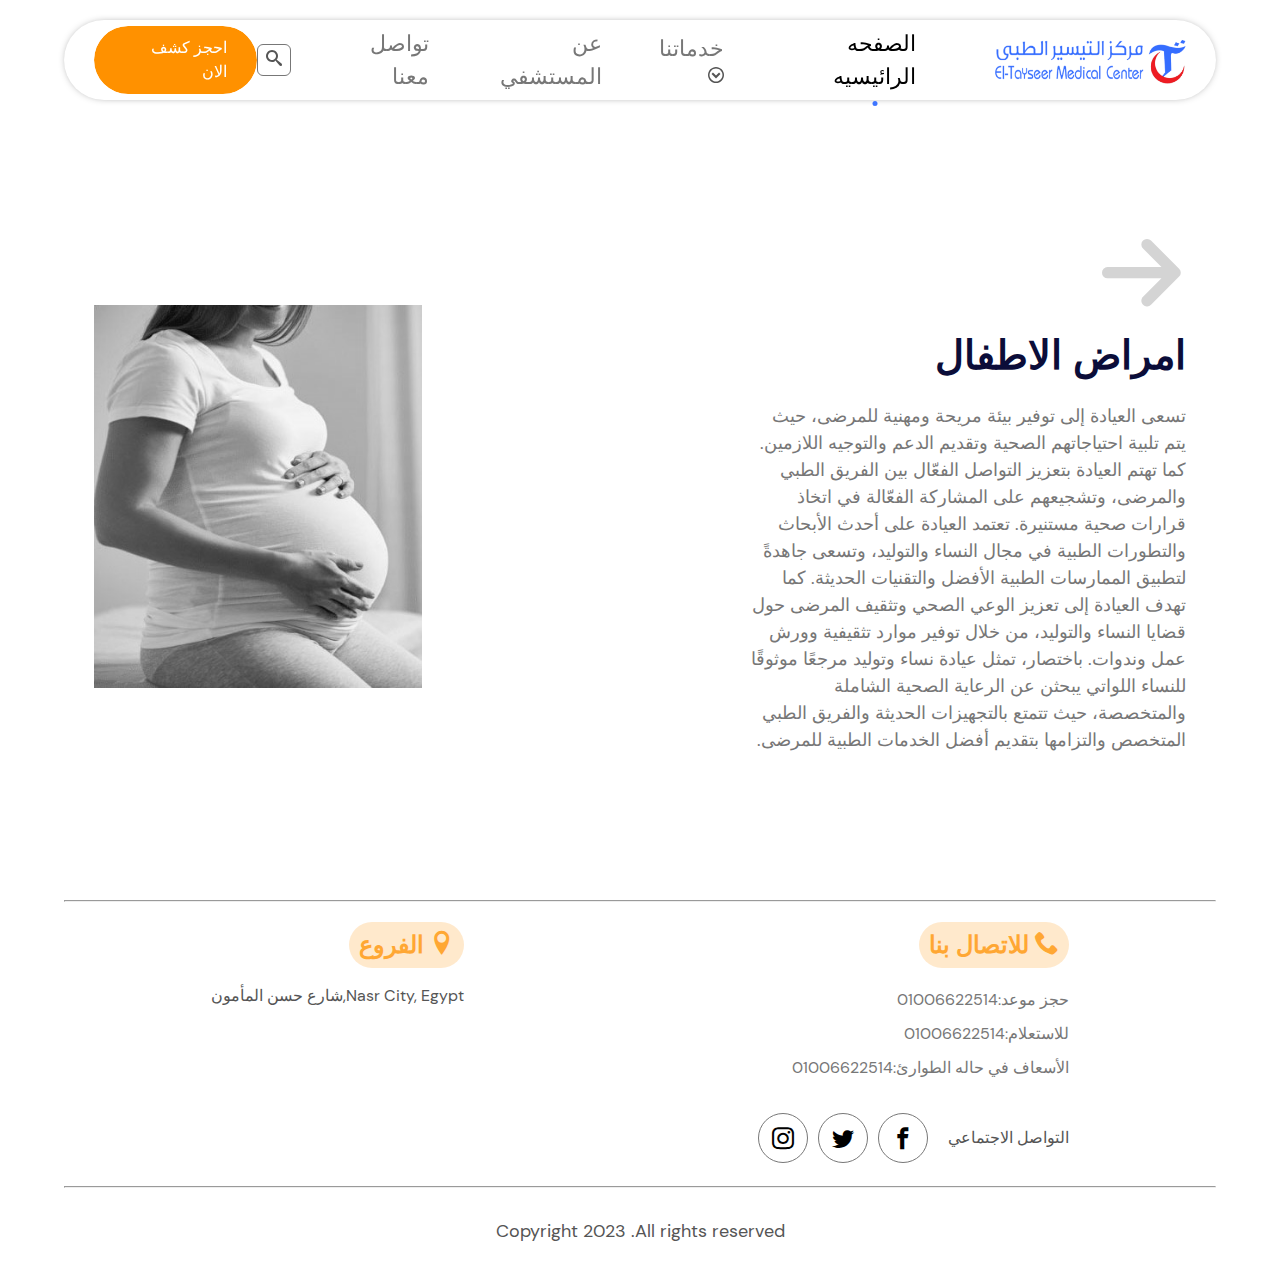
<file: pediatrics.html>
<!DOCTYPE html>
<html dir="rtl" lang="en">

<head>
    <meta charset="UTF-8">
    <meta name="viewport" content="width=device-width, initial-scale=1.0">
    <title>Document</title>
    <!-- css project -->
    <link rel="stylesheet" href="css/index.css">
    <!-- css icons -->
    <link rel="stylesheet" href="smart/assets/smart.css">
    <link rel="stylesheet" href="smart/style.css">

</head>

<body>
    <!-- start header -->
    <header>
        <div class="logo_links">
            <a class="logos" href="index.html">
                <img class="logo" src="images/Mask Group -1.png" alt="">
                <img class="logo_two" src="images/Mask Group -2.png" alt="">
            </a>
            <ul>
                <li>
                    <a class="link active" href="index.html">الصفحه الرائيسيه</a>
                </li>
                <li>
                    <a class="link border_bottom0" href="#">خدماتنا</a>
                    <i class="icon-circle-down bottom"></i>
                    <ul class="play_list">
                        <li><a class="play_list_a" href="#">العيادات الخارجيه</a></li>
                        <li><a class="play_list_a" href="#">وحده الطورائ</a></li>
                        <li><a class="play_list_a" href="#">العنايه المركزه</a></li>
                        <li><a class="play_list_a" href="#">معامل التيسير</a></li>
                    </ul>
                </li>
                <li>
                    <a class="link border_bottom" href="who_are_we.html">عن المستشفي</a>
                    <!-- <i class="icon-circle-down bottom"></i>
                    <ul class="play_list">
                        <li><a class="play_list_a" href="#">Alaa</a></li>
                        <li><a class="play_list_a" href="#">Alaa</a></li>
                        <li><a class="play_list_a" href="#">Alaa</a></li>
                        <li><a class="play_list_a" href="#">Alaa</a></li>
                        <li><a class="play_list_a" href="#">Alaa</a></li>
                    </ul> -->
                </li>
                <li>
                    <a class="link border_bottom" href="Contact_us.html">تواصل معنا</a>
                </li>
                <li class="li_icon_search">
                    <i class="icon-search"></i>
                </li>
            </ul>
        </div>
        <div class="input_search">
            <i class="icon-search"></i>
            <input type="search" name="" id="search" placeholder="ابحث عن طبيب او خدمه">
        </div>
        <a href="appointment_booking.html" class="link_btn">احجز كشف الان</a>
    </header>
    <!-- end header -->


    <!-- start section  -->

    <section class="section_one_text_img">
        <div class="section_one_text">
            <div class="section_one_text_icons">
                <i class="icon-arrow-right2 icon_one"></i>
                <i class="icon-arrow-right2 icon_two"></i>
            </div>
            <h2>امراض الاطفال</h2>
            <p>تسعى العيادة إلى توفير بيئة مريحة ومهنية للمرضى، حيث يتم تلبية احتياجاتهم الصحية وتقديم الدعم والتوجيه
                اللازمين. كما تهتم العيادة بتعزيز التواصل الفعّال بين الفريق الطبي والمرضى، وتشجيعهم على المشاركة
                الفعّالة في اتخاذ قرارات صحية مستنيرة.

                تعتمد العيادة على أحدث الأبحاث والتطورات الطبية في مجال النساء والتوليد، وتسعى جاهدةً لتطبيق الممارسات
                الطبية الأفضل والتقنيات الحديثة. كما تهدف العيادة إلى تعزيز الوعي الصحي وتثقيف المرضى حول قضايا النساء
                والتوليد، من خلال توفير موارد تثقيفية وورش عمل وندوات.

                باختصار، تمثل عيادة نساء وتوليد مرجعًا موثوقًا للنساء اللواتي يبحثن عن الرعاية الصحية الشاملة والمتخصصة،
                حيث تتمتع بالتجهيزات الحديثة والفريق الطبي المتخصص والتزامها بتقديم أفضل الخدمات الطبية للمرضى.</p>
        </div>
        <div class="section_one_img">
            <img src="images/Obstetrics-and-Gynecologyi-clinic.jpg" alt="">
        </div>
    </section>

    <!-- end section  -->






    <!-- start footer -->
    <hr>
    <footer>
        <div class="footer_right">
            <h2> <i class="icon-phone"></i> للاتصال بنا</h2>
            <ul>
                <li>حجز موعد:01006622514</li>
                <li>للاستعلام:01006622514</li>
                <li>الأسعاف في حاله الطوارئ:01006622514</li>
            </ul>
            <div class="footer_right_sochel">
                <p>التواصل الاجتماعي</p>
                <div class="footer_right_sochel_icons">
                    <a href="#"><i class="icon-facebook"></i></a>
                    <a href="#"><i class="icon-twitter"></i></a>
                    <a href="#"><i class="icon-instagram"></i></a>
                </div>
            </div>
        </div>
        <div class="footer_left">
            <h2> <i class="icon-location"></i> الفروع</h2>
            <p>Nasr City, Egypt,شارع حسن المأمون</p>
        </div>
    </footer>
    <hr>
    <div class="footer_Copyright">Copyright 2023 .All rights reserved</div>
    <!-- end footer -->

    <script src="js/index.js"></script>
    <script src="smart/assets/smart.js"></script>
</body>

</html>
</file>
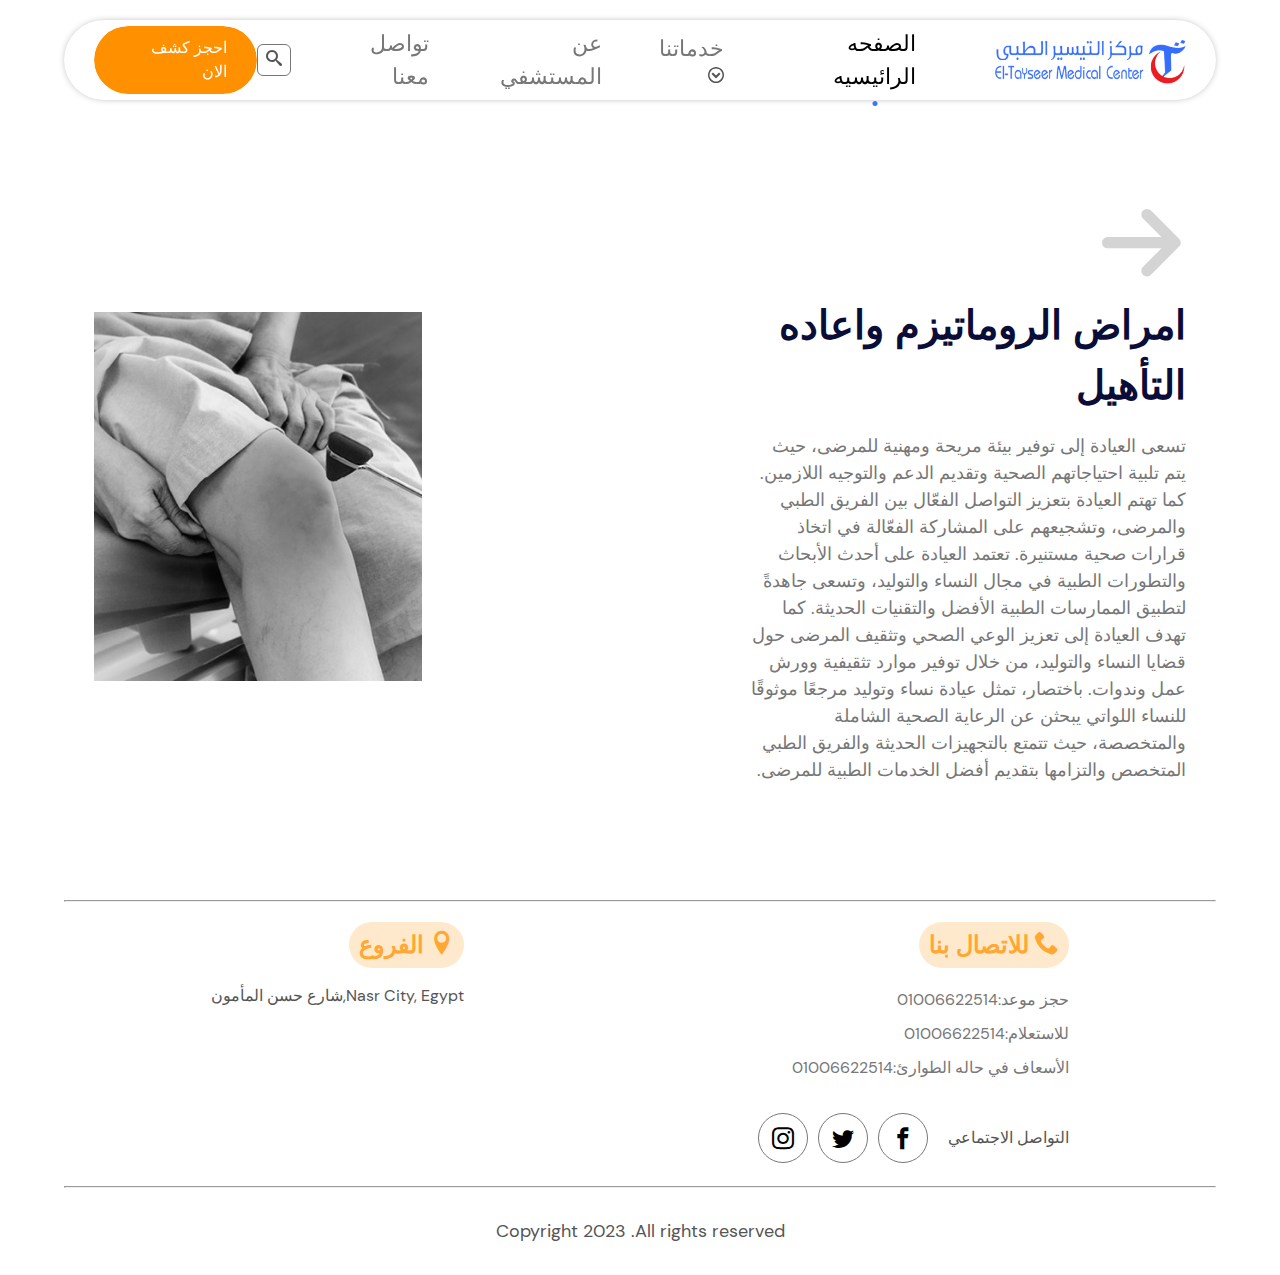
<file: rheumatism.html>
<!DOCTYPE html>
<html dir="rtl" lang="en">

<head>
    <meta charset="UTF-8">
    <meta name="viewport" content="width=device-width, initial-scale=1.0">
    <title>Document</title>
    <!-- css project -->
    <link rel="stylesheet" href="css/index.css">
    <!-- css icons -->
    <link rel="stylesheet" href="smart/assets/smart.css">
    <link rel="stylesheet" href="smart/style.css">

</head>

<body>
    <!-- start header -->
    <header>
        <div class="logo_links">
            <a class="logos" href="index.html">
                <img class="logo" src="images/Mask Group -1.png" alt="">
                <img class="logo_two" src="images/Mask Group -2.png" alt="">
            </a>
            <ul>
                <li>
                    <a class="link active" href="index.html">الصفحه الرائيسيه</a>
                </li>
                <li>
                    <a class="link border_bottom0" href="#">خدماتنا</a>
                    <i class="icon-circle-down bottom"></i>
                    <ul class="play_list">
                        <li><a class="play_list_a" href="#">Alaa</a></li>
                        <li><a class="play_list_a" href="#">Alaa</a></li>
                        <li><a class="play_list_a" href="#">Alaa</a></li>
                        <li><a class="play_list_a" href="#">Alaa</a></li>
                        <li><a class="play_list_a" href="#">Alaa</a></li>
                    </ul>
                </li>
                <li>
                    <a class="link border_bottom" href="who_are_we.html">عن المستشفي</a>
                    <!-- <i class="icon-circle-down bottom"></i>
                    <ul class="play_list">
                        <li><a class="play_list_a" href="#">Alaa</a></li>
                        <li><a class="play_list_a" href="#">Alaa</a></li>
                        <li><a class="play_list_a" href="#">Alaa</a></li>
                        <li><a class="play_list_a" href="#">Alaa</a></li>
                        <li><a class="play_list_a" href="#">Alaa</a></li>
                    </ul> -->
                </li>
                <li>
                    <a class="link border_bottom" href="Contact_us.html">تواصل معنا</a>

                </li>
                <li class="li_icon_search">
                    <i class="icon-search"></i>
                </li>
            </ul>
        </div>
        <div class="input_search">
            <i class="icon-search"></i>
            <input type="search" name="" id="search" placeholder="ابحث عن طبيب او خدمه">
        </div>
        <a href="appointment_booking.html" class="link_btn">احجز كشف الان</a>
    </header>
    <!-- end header -->



    <!-- start section  -->

    <section class="section_one_text_img">
        <div class="section_one_text">
            <div class="section_one_text_icons">
                <i class="icon-arrow-right2 icon_one"></i>
                <i class="icon-arrow-right2 icon_two"></i>
            </div>
            <h2>امراض الروماتيزم واعاده التأهيل</h2>
            <p>تسعى العيادة إلى توفير بيئة مريحة ومهنية للمرضى، حيث يتم تلبية احتياجاتهم الصحية وتقديم الدعم والتوجيه
                اللازمين. كما تهتم العيادة بتعزيز التواصل الفعّال بين الفريق الطبي والمرضى، وتشجيعهم على المشاركة
                الفعّالة في اتخاذ قرارات صحية مستنيرة.

                تعتمد العيادة على أحدث الأبحاث والتطورات الطبية في مجال النساء والتوليد، وتسعى جاهدةً لتطبيق الممارسات
                الطبية الأفضل والتقنيات الحديثة. كما تهدف العيادة إلى تعزيز الوعي الصحي وتثقيف المرضى حول قضايا النساء
                والتوليد، من خلال توفير موارد تثقيفية وورش عمل وندوات.

                باختصار، تمثل عيادة نساء وتوليد مرجعًا موثوقًا للنساء اللواتي يبحثن عن الرعاية الصحية الشاملة والمتخصصة،
                حيث تتمتع بالتجهيزات الحديثة والفريق الطبي المتخصص والتزامها بتقديم أفضل الخدمات الطبية للمرضى.</p>
        </div>
        <div class="section_one_img">
            <img src="images/Multiple-sclerosis.jpg" alt="">
        </div>
    </section>

    <!-- end section  -->

    <hr>

    <!-- start footer -->
    <footer>
        <div class="footer_right">
            <h2> <i class="icon-phone"></i> للاتصال بنا</h2>
            <ul>
                <li>حجز موعد:01006622514</li>
                <li>للاستعلام:01006622514</li>
                <li>الأسعاف في حاله الطوارئ:01006622514</li>
            </ul>
            <div class="footer_right_sochel">
                <p>التواصل الاجتماعي</p>
                <div class="footer_right_sochel_icons">
                    <a href="#"><i class="icon-facebook"></i></a>
                    <a href="#"><i class="icon-twitter"></i></a>
                    <a href="#"><i class="icon-instagram"></i></a>
                </div>
            </div>
        </div>
        <div class="footer_left">
            <h2> <i class="icon-location"></i> الفروع</h2>
            <p>Nasr City, Egypt,شارع حسن المأمون</p>
        </div>
    </footer>
    <hr>
    <div class="footer_Copyright">Copyright 2023 .All rights reserved</div>
    <!-- end footer -->

    <script src="js/index.js"></script>
    <script src="smart/assets/smart.js"></script>
</body>

</html>
</file>
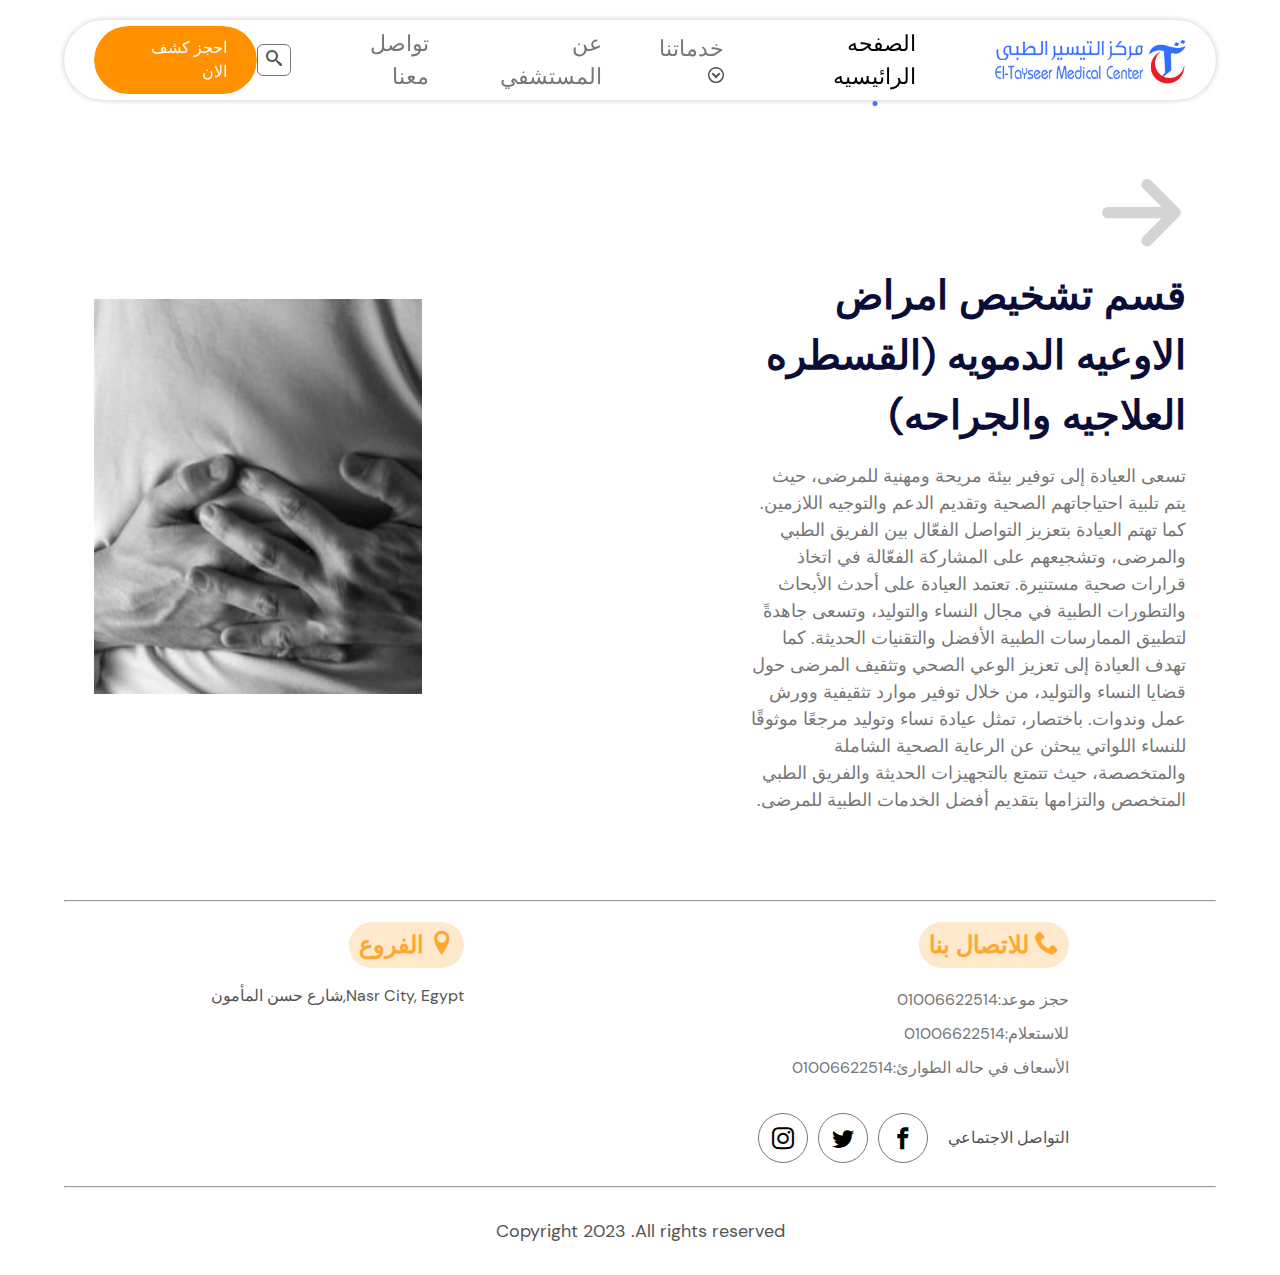
<file: vascular_surgery.html>
<!DOCTYPE html>
<html dir="rtl" lang="en">

<head>
    <meta charset="UTF-8">
    <meta name="viewport" content="width=device-width, initial-scale=1.0">
    <title>Document</title>
    <!-- css project -->
    <link rel="stylesheet" href="css/index.css">
    <!-- css icons -->
    <link rel="stylesheet" href="smart/assets/smart.css">
    <link rel="stylesheet" href="smart/style.css">

</head>

<body>
    <!-- start header -->
    <header>
        <div class="logo_links">
            <a class="logos" href="index.html">
                <img class="logo" src="images/Mask Group -1.png" alt="">
                <img class="logo_two" src="images/Mask Group -2.png" alt="">
            </a>
            <ul>
                <li>
                    <a class="link active" href="index.html">الصفحه الرائيسيه</a>
                </li>
                <li>
                    <a class="link border_bottom0" href="#">خدماتنا</a>
                    <i class="icon-circle-down bottom"></i>
                    <ul class="play_list">
                        <li><a class="play_list_a" href="#">العيادات الخارجيه</a></li>
                        <li><a class="play_list_a" href="#">وحده الطورائ</a></li>
                        <li><a class="play_list_a" href="#">العنايه المركزه</a></li>
                        <li><a class="play_list_a" href="#">معامل التيسير</a></li>
                    </ul>
                </li>
                <li>
                    <a class="link border_bottom" href="who_are_we.html">عن المستشفي</a>
                    <!-- <i class="icon-circle-down bottom"></i>
                    <ul class="play_list">
                        <li><a class="play_list_a" href="#">Alaa</a></li>
                        <li><a class="play_list_a" href="#">Alaa</a></li>
                        <li><a class="play_list_a" href="#">Alaa</a></li>
                        <li><a class="play_list_a" href="#">Alaa</a></li>
                        <li><a class="play_list_a" href="#">Alaa</a></li>
                    </ul> -->
                </li>
                <li>
                    <a class="link border_bottom" href="Contact_us.html">تواصل معنا</a>

                </li>
                <li class="li_icon_search">
                    <i class="icon-search"></i>
                </li>
            </ul>
        </div>
        <div class="input_search">
            <i class="icon-search"></i>
            <input type="search" name="" id="search" placeholder="ابحث عن طبيب او خدمه">
        </div>
        <a href="appointment_booking.html" class="link_btn">احجز كشف الان</a>
    </header>
    <!-- end header -->



    <!-- start section  -->

    <section class="section_one_text_img">
        <div class="section_one_text">
            <div class="section_one_text_icons">
                <i class="icon-arrow-right2 icon_one"></i>
                <i class="icon-arrow-right2 icon_two"></i>
            </div>
            <h2>قسم تشخيص امراض الاوعيه الدمويه (القسطره العلاجيه والجراحه)</h2>
            <p>تسعى العيادة إلى توفير بيئة مريحة ومهنية للمرضى، حيث يتم تلبية احتياجاتهم الصحية وتقديم الدعم والتوجيه
                اللازمين. كما تهتم العيادة بتعزيز التواصل الفعّال بين الفريق الطبي والمرضى، وتشجيعهم على المشاركة
                الفعّالة في اتخاذ قرارات صحية مستنيرة.

                تعتمد العيادة على أحدث الأبحاث والتطورات الطبية في مجال النساء والتوليد، وتسعى جاهدةً لتطبيق الممارسات
                الطبية الأفضل والتقنيات الحديثة. كما تهدف العيادة إلى تعزيز الوعي الصحي وتثقيف المرضى حول قضايا النساء
                والتوليد، من خلال توفير موارد تثقيفية وورش عمل وندوات.

                باختصار، تمثل عيادة نساء وتوليد مرجعًا موثوقًا للنساء اللواتي يبحثن عن الرعاية الصحية الشاملة والمتخصصة،
                حيث تتمتع بالتجهيزات الحديثة والفريق الطبي المتخصص والتزامها بتقديم أفضل الخدمات الطبية للمرضى.</p>
        </div>
        <div class="section_one_img">
            <img src="images/cardiovascular-diseases_1.jpg" alt="">
        </div>
    </section>

    <!-- end section  -->

    <hr>

    <!-- start footer -->
    <footer>
        <div class="footer_right">
            <h2> <i class="icon-phone"></i> للاتصال بنا</h2>
            <ul>
                <li>حجز موعد:01006622514</li>
                <li>للاستعلام:01006622514</li>
                <li>الأسعاف في حاله الطوارئ:01006622514</li>
            </ul>
            <div class="footer_right_sochel">
                <p>التواصل الاجتماعي</p>
                <div class="footer_right_sochel_icons">
                    <a href="#"><i class="icon-facebook"></i></a>
                    <a href="#"><i class="icon-twitter"></i></a>
                    <a href="#"><i class="icon-instagram"></i></a>
                </div>
            </div>
        </div>
        <div class="footer_left">
            <h2> <i class="icon-location"></i> الفروع</h2>
            <p>Nasr City, Egypt,شارع حسن المأمون</p>
        </div>
    </footer>
    <hr>
    <div class="footer_Copyright">Copyright 2023 .All rights reserved</div>
    <!-- end footer -->

    <script src="js/index.js"></script>
    <script src="smart/assets/smart.js"></script>
</body>

</html>
</file>
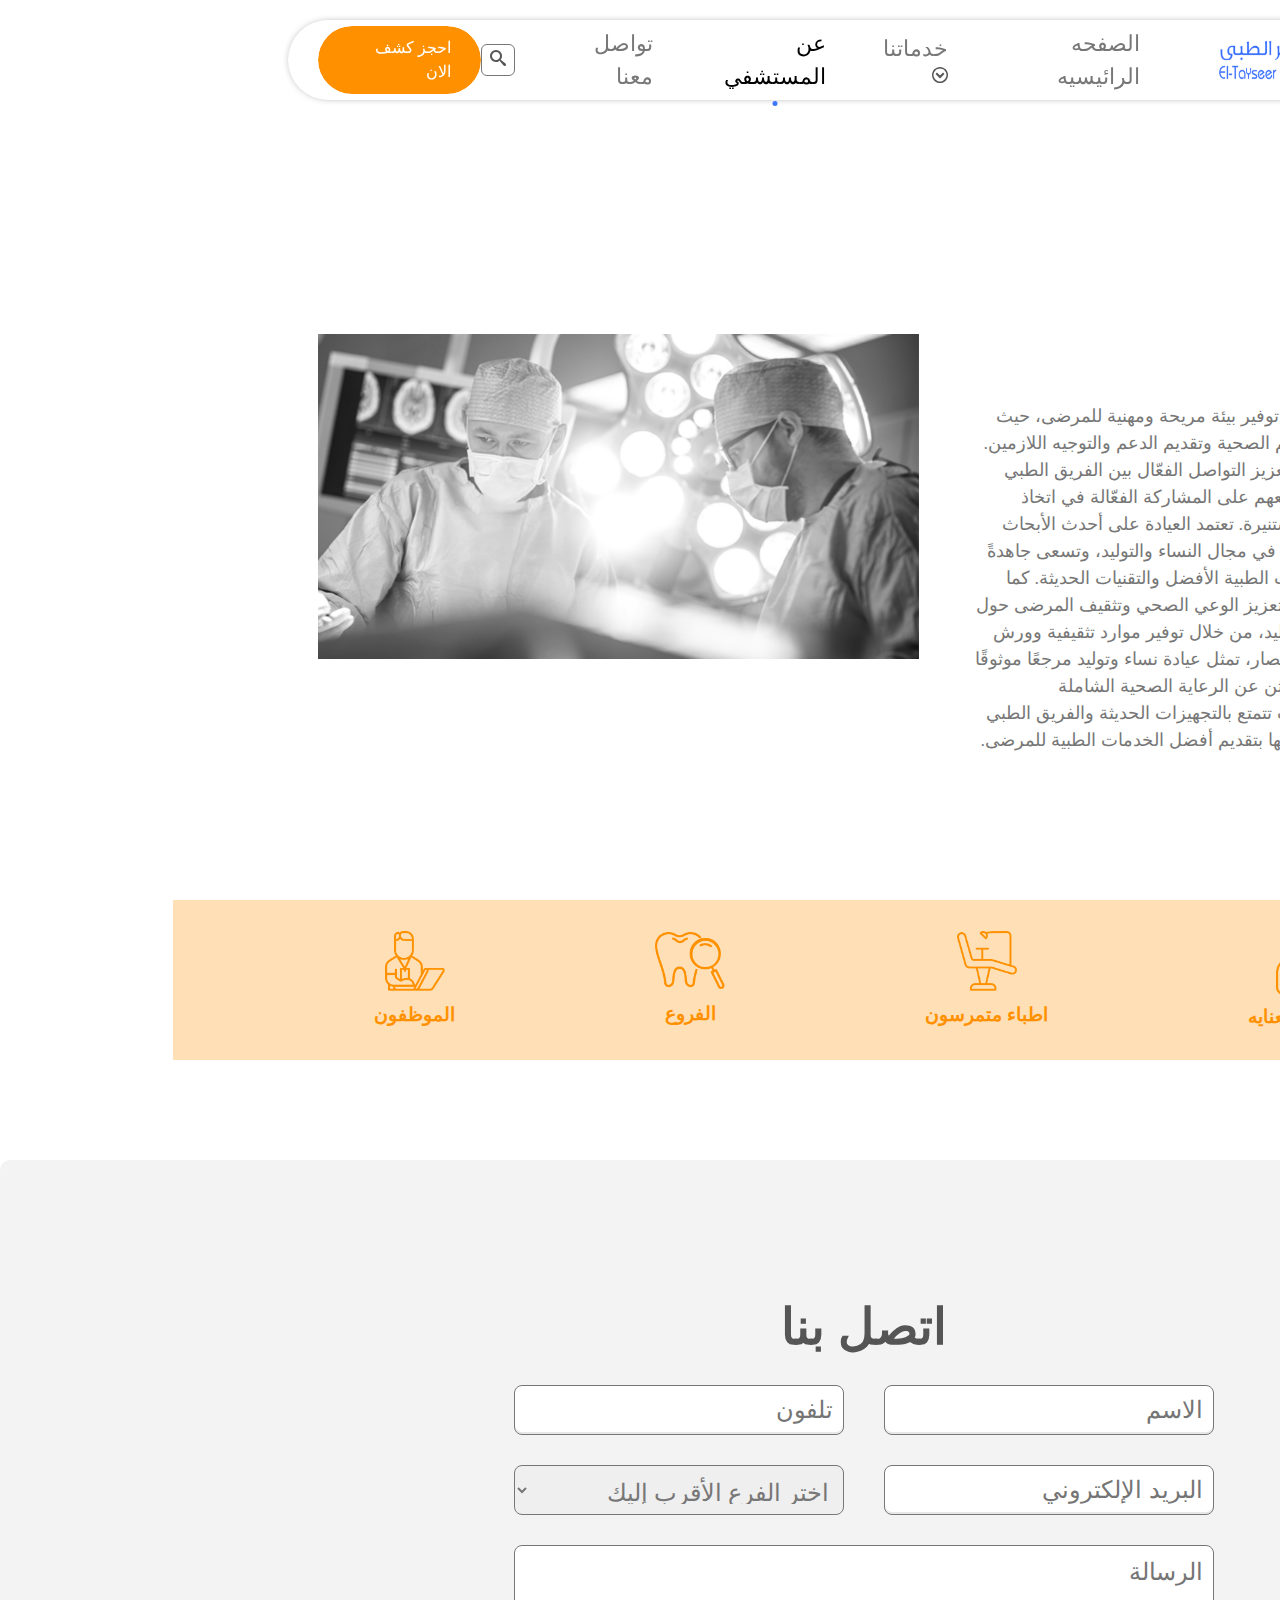
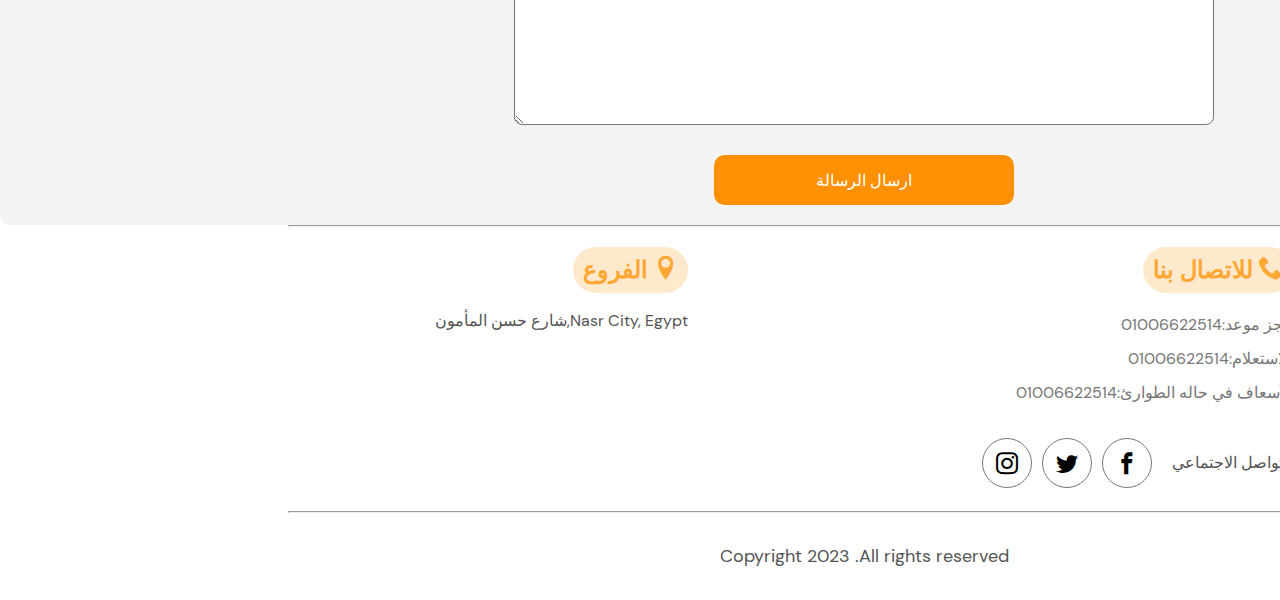
<file: who_are_we.html>
<!DOCTYPE html>
<html dir="rtl" lang="en">

<head>
    <meta charset="UTF-8">
    <meta name="viewport" content="width=device-width, initial-scale=1.0">
    <title>Document</title>
    <!-- css project -->
    <link rel="stylesheet" href="css/index.css">
    <!-- css icons -->
    <link rel="stylesheet" href="smart/assets/smart.css">
    <link rel="stylesheet" href="smart/style.css">


<!-- emailjs -->
    <!-- <script type="text/javascript" src="https://cdn.jsdelivr.net/npm/@emailjs/browser@3/dist/email.min.js"></script> -->
    <script src="https://cdn.emailjs.com/dist/email.min.js"></script>
    <script type="text/javascript">
        (function () {
            emailjs.init("8qAF_yW9o1XgGkIEs");
        })();
    </script>
    <!-- <script src="https://cdn.emailjs.com/sdk/2.6.4/email.min.js"></script> -->

    <!-- emailjs -->



</head>

<body>
    <!-- start header -->
    <header>
        <div class="logo_links">
            <a class="logos" href="index.html">
                <img class="logo" src="images/Mask Group -1.png" alt="">
                <img class="logo_two" src="images/Mask Group -2.png" alt="">
            </a>
            <ul>
                <li>
                    <a class="link border_bottom" href="index.html">الصفحه الرائيسيه</a>
                </li>
                <li>
                    <a class="link border_bottom" href="#">خدماتنا</a>
                    <i class="icon-circle-down bottom"></i>
                    <ul class="play_list">
                        <li><a class="play_list_a" href="#">العيادات الخارجيه</a></li>
                        <li><a class="play_list_a" href="#">وحده الطورائ</a></li>
                        <li><a class="play_list_a" href="#">العنايه المركزه</a></li>
                        <li><a class="play_list_a" href="#">معامل التيسير</a></li>
                    </ul>
                </li>
                <li>
                    <a class="link active" href="who_are_we.html">عن المستشفي</a>
                    <!-- <i class="icon-circle-down bottom"></i>
                    <ul class="play_list">
                        <li><a class="play_list_a" href="#">Alaa</a></li>
                        <li><a class="play_list_a" href="#">Alaa</a></li>
                        <li><a class="play_list_a" href="#">Alaa</a></li>
                        <li><a class="play_list_a" href="#">Alaa</a></li>
                        <li><a class="play_list_a" href="#">Alaa</a></li>
                    </ul> -->
                </li>
                <li>
                    <a class="link border_bottom" href="Contact_us.html">تواصل معنا</a>
                </li>
                <li class="li_icon_search">
                    <i class="icon-search"></i>
                </li>
            </ul>
        </div>
        <div class="input_search">
            <i class="icon-search"></i>
            <input type="search" name="" id="search" placeholder="ابحث عن طبيب او خدمه">
        </div>
        <a href="appointment_booking.html" class="link_btn">احجز كشف الان</a>
    </header>
    <!-- end header -->



    <!-- start section  -->

    <section class="section_one_text_img">
        <div class="section_one_text">
            <div class="section_one_text_icons">
                <i class="icon-arrow-right2 icon_one"></i>
                <i class="icon-arrow-right2 icon_two"></i>
            </div>
            <h2>من نحن</h2>
            <p>تسعى العيادة إلى توفير بيئة مريحة ومهنية للمرضى، حيث يتم تلبية احتياجاتهم الصحية وتقديم الدعم والتوجيه
                اللازمين. كما تهتم العيادة بتعزيز التواصل الفعّال بين الفريق الطبي والمرضى، وتشجيعهم على المشاركة
                الفعّالة في اتخاذ قرارات صحية مستنيرة.

                تعتمد العيادة على أحدث الأبحاث والتطورات الطبية في مجال النساء والتوليد، وتسعى جاهدةً لتطبيق الممارسات
                الطبية الأفضل والتقنيات الحديثة. كما تهدف العيادة إلى تعزيز الوعي الصحي وتثقيف المرضى حول قضايا النساء
                والتوليد، من خلال توفير موارد تثقيفية وورش عمل وندوات.

                باختصار، تمثل عيادة نساء وتوليد مرجعًا موثوقًا للنساء اللواتي يبحثن عن الرعاية الصحية الشاملة والمتخصصة،
                حيث تتمتع بالتجهيزات الحديثة والفريق الطبي المتخصص والتزامها بتقديم أفضل الخدمات الطبية للمرضى.</p>
        </div>
        <div class="section_one_img who_are_we_img">
            <img src="images/Component 26 – 1 (Hover State)@2x.png" alt="">
        </div>
    </section>

    <!-- end section  -->

    <!-- start All majors -->
    <div class="all_majors">
        <div class="all_majors_card">
            <div class="all_majors_box">
                <img src="images/icon-doctor.484ada8@2x.png" alt="">
                <h3>عيادات العنايه</h3>
            </div>
            <div class="all_majors_box">
                <img src="images/icon-clinic.ea609ff@2x.png" alt="">
                <h3>اطباء متمرسون</h3>
            </div>
            <div class="all_majors_box">
                <img src="images/Group 2825.png" alt="">
                <h3>الفروع</h3>
            </div>
            <div class="all_majors_box">
                <img src="images/Group 2807@2x.png" alt="">
                <h3>الموظفون</h3>
            </div>
        </div>
    </div>
    <!-- end All majors -->


    <!-- start section contact_us  -->
    <section class="contact_us who_are_we_and_contact_use">
        <div class="contact">
            <h2 class="who_are_we_and_contact_use_h2">اتصل بنا</h2>
            <form>
                <input class="w2" type="text" name="" placeholder="الاسم" id="user_name">
                <input class="w2" type="text" name="" placeholder="تلفون" id="user_phone">
                <input class="w2" type="email" name="" placeholder="البريد الإلكتروني" id="user_email">
                <select class="w2" name="" id="option">
                    <option value="اختر الفرع الأقرب إليك">اختر الفرع الأقرب إليك</option>
                    <option value="الجيزة">الجيزة</option>
                    <option value="الهرم">الهرم</option>
                    <option value="القاهرة">القاهرة</option>
                    <option value="سيناء">سيناء</option>
                    <option value="حلوان">حلوان</option>
                </select>
                <textarea name="" id="maseg" placeholder="الرسالة" cols="30" rows="10"></textarea>
                <button class="btn_appointment  link_submit" type="button" onclick="sendMail()">ارسال الرسالة</button>
            </form>
        </div>
    </section>
    <!-- end section contact_us -->


    <hr>

    <!-- start footer -->
    <footer>
        <div class="footer_right">
            <h2> <i class="icon-phone"></i> للاتصال بنا</h2>
            <ul>
                <li>حجز موعد:01006622514</li>
                <li>للاستعلام:01006622514</li>
                <li>الأسعاف في حاله الطوارئ:01006622514</li>
            </ul>
            <div class="footer_right_sochel">
                <p>التواصل الاجتماعي</p>
                <div class="footer_right_sochel_icons">
                    <a href="#"><i class="icon-facebook"></i></a>
                    <a href="#"><i class="icon-twitter"></i></a>
                    <a href="#"><i class="icon-instagram"></i></a>
                </div>
            </div>
        </div>
        <div class="footer_left">
            <h2> <i class="icon-location"></i> الفروع</h2>
            <p>Nasr City, Egypt,شارع حسن المأمون</p>
        </div>
    </footer>
    <hr>
    <div class="footer_Copyright">Copyright 2023 .All rights reserved</div>
    <!-- end footer -->

    <script src="js/index.js"></script>
    <script src="smart/assets/smart.js"></script>
</body>

</html>
</file>
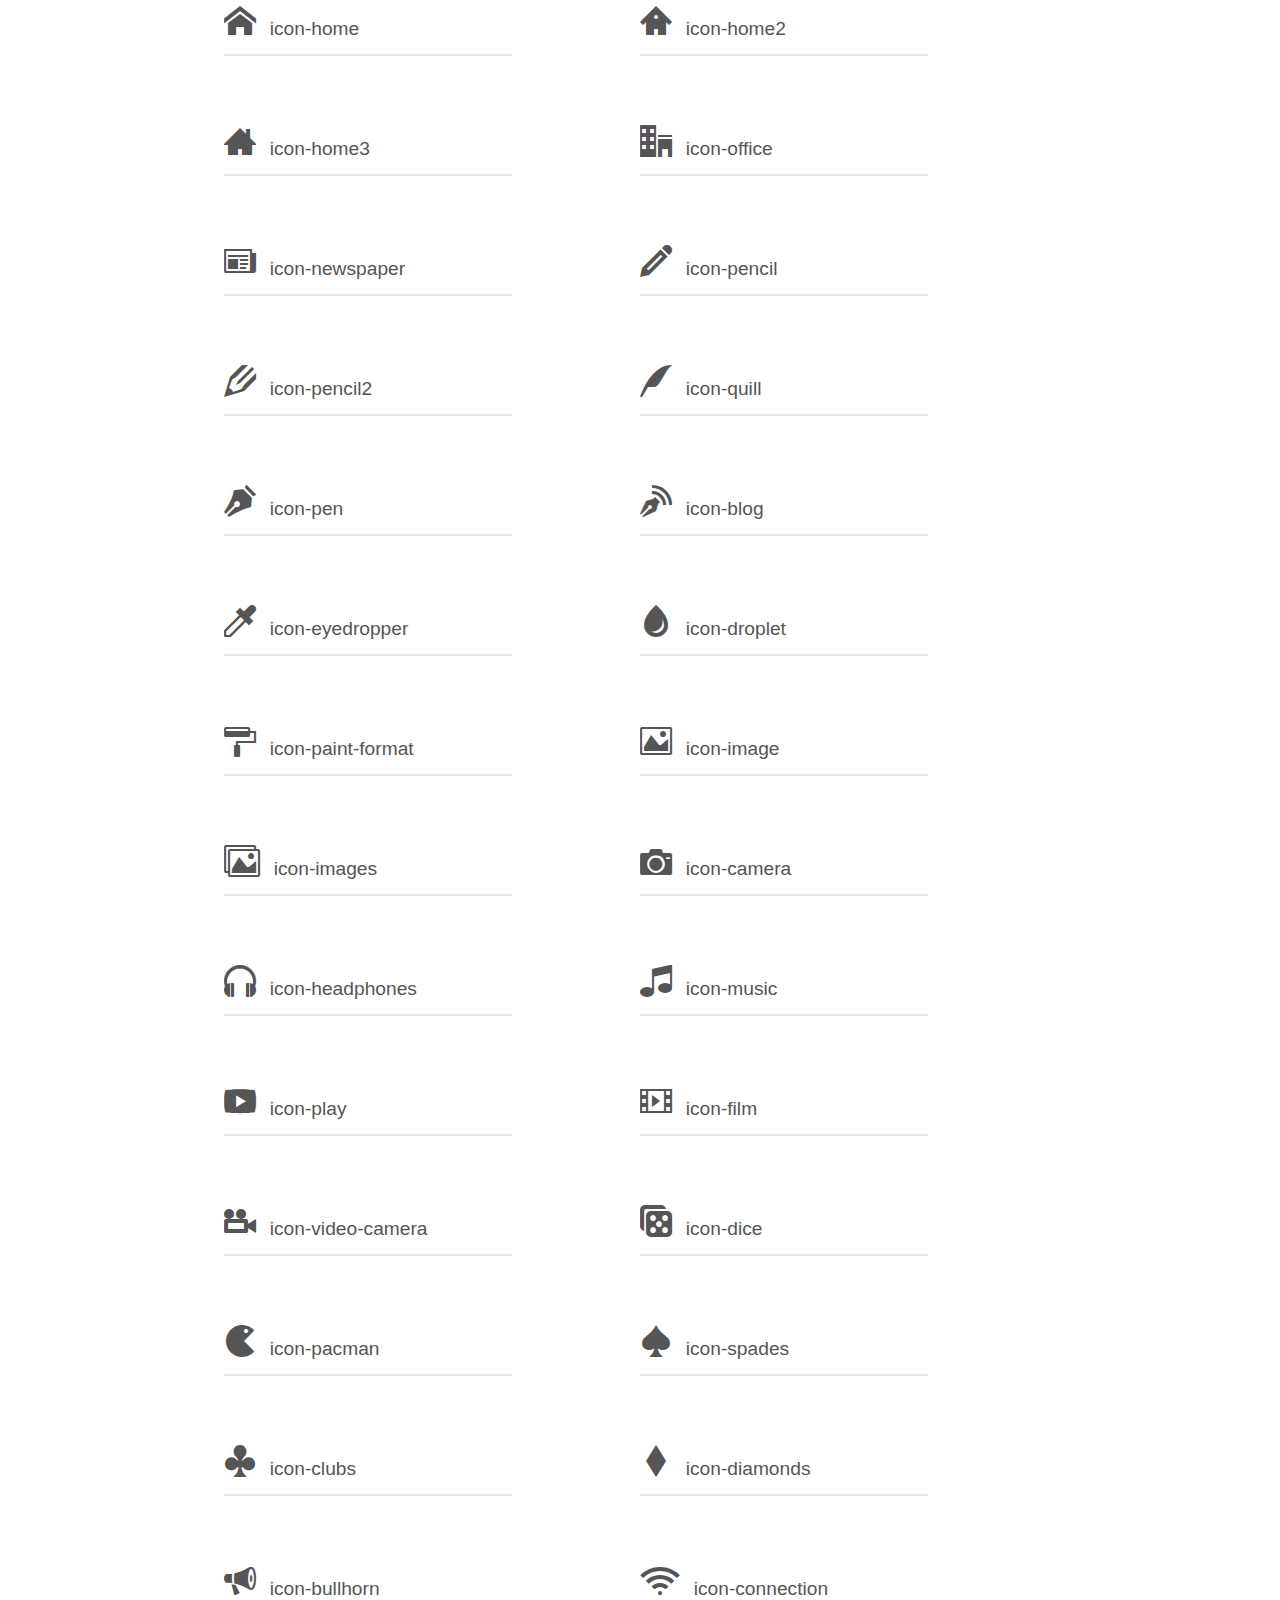
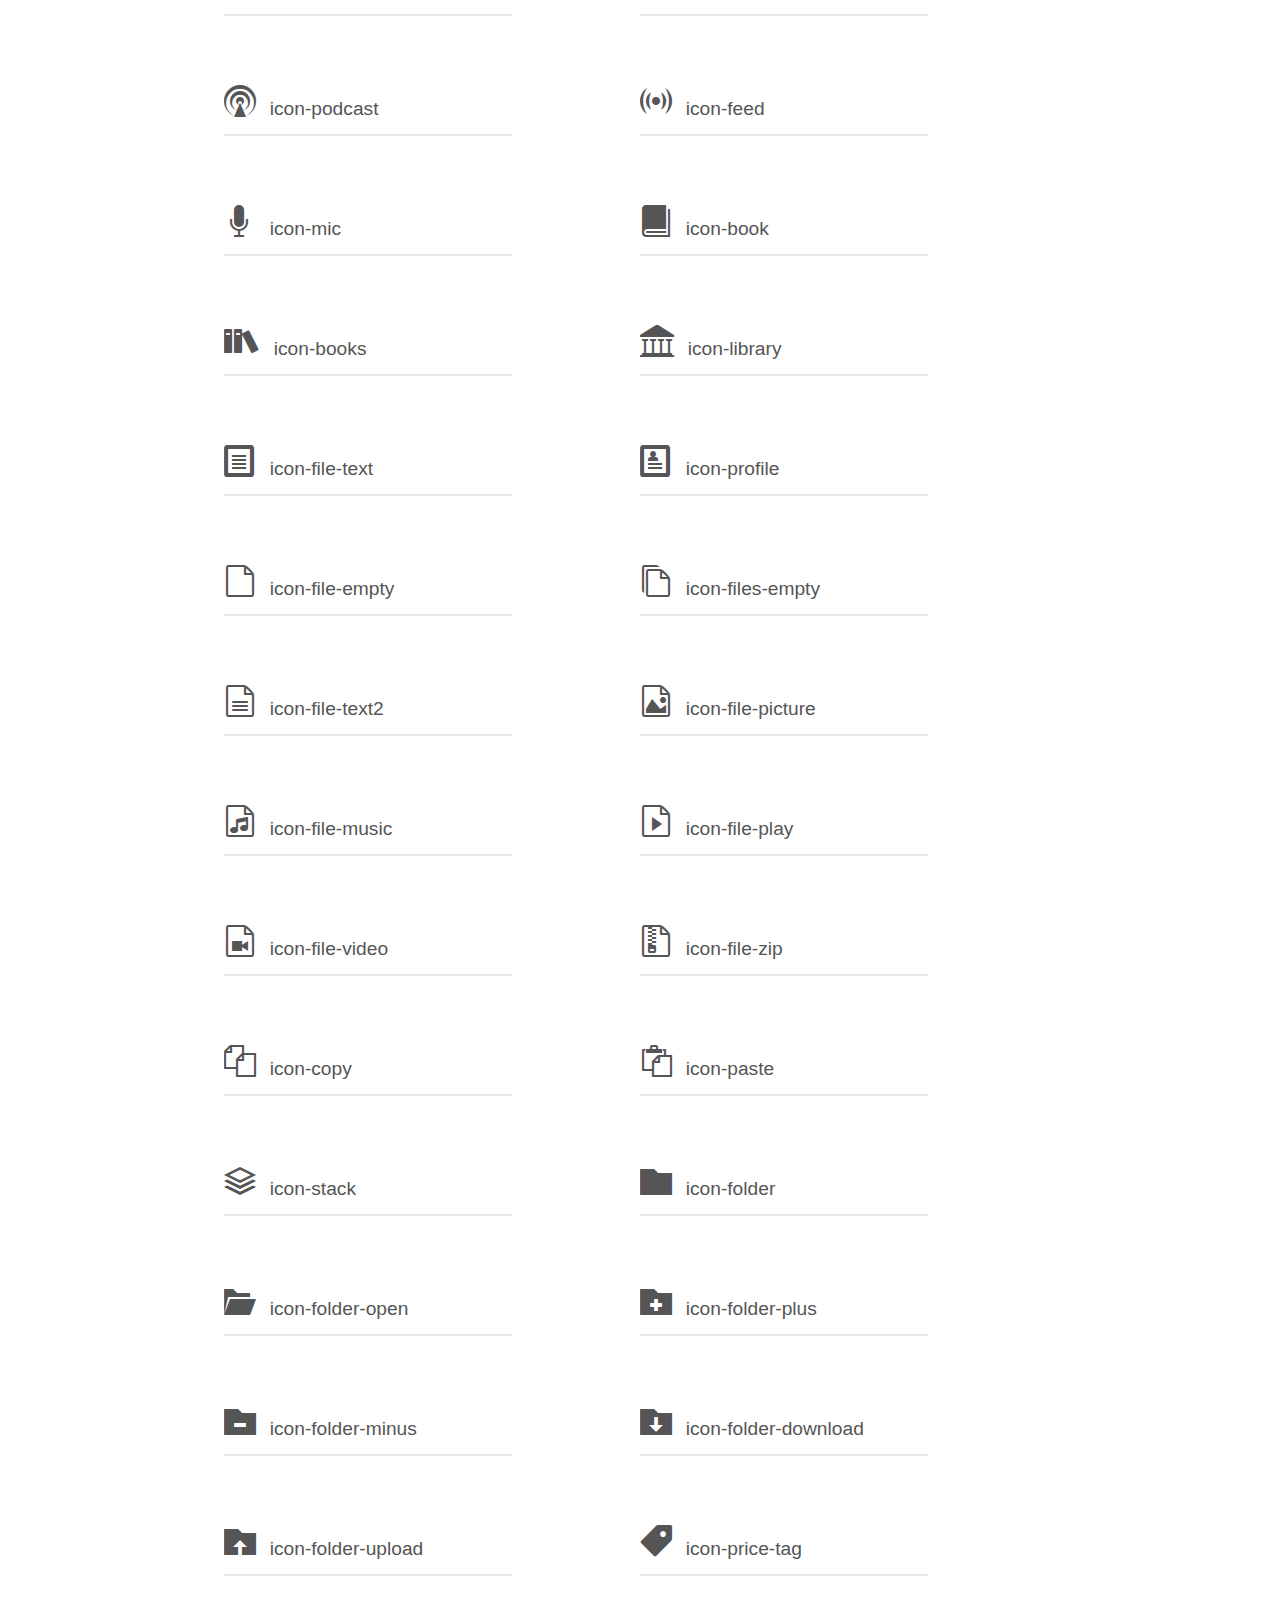
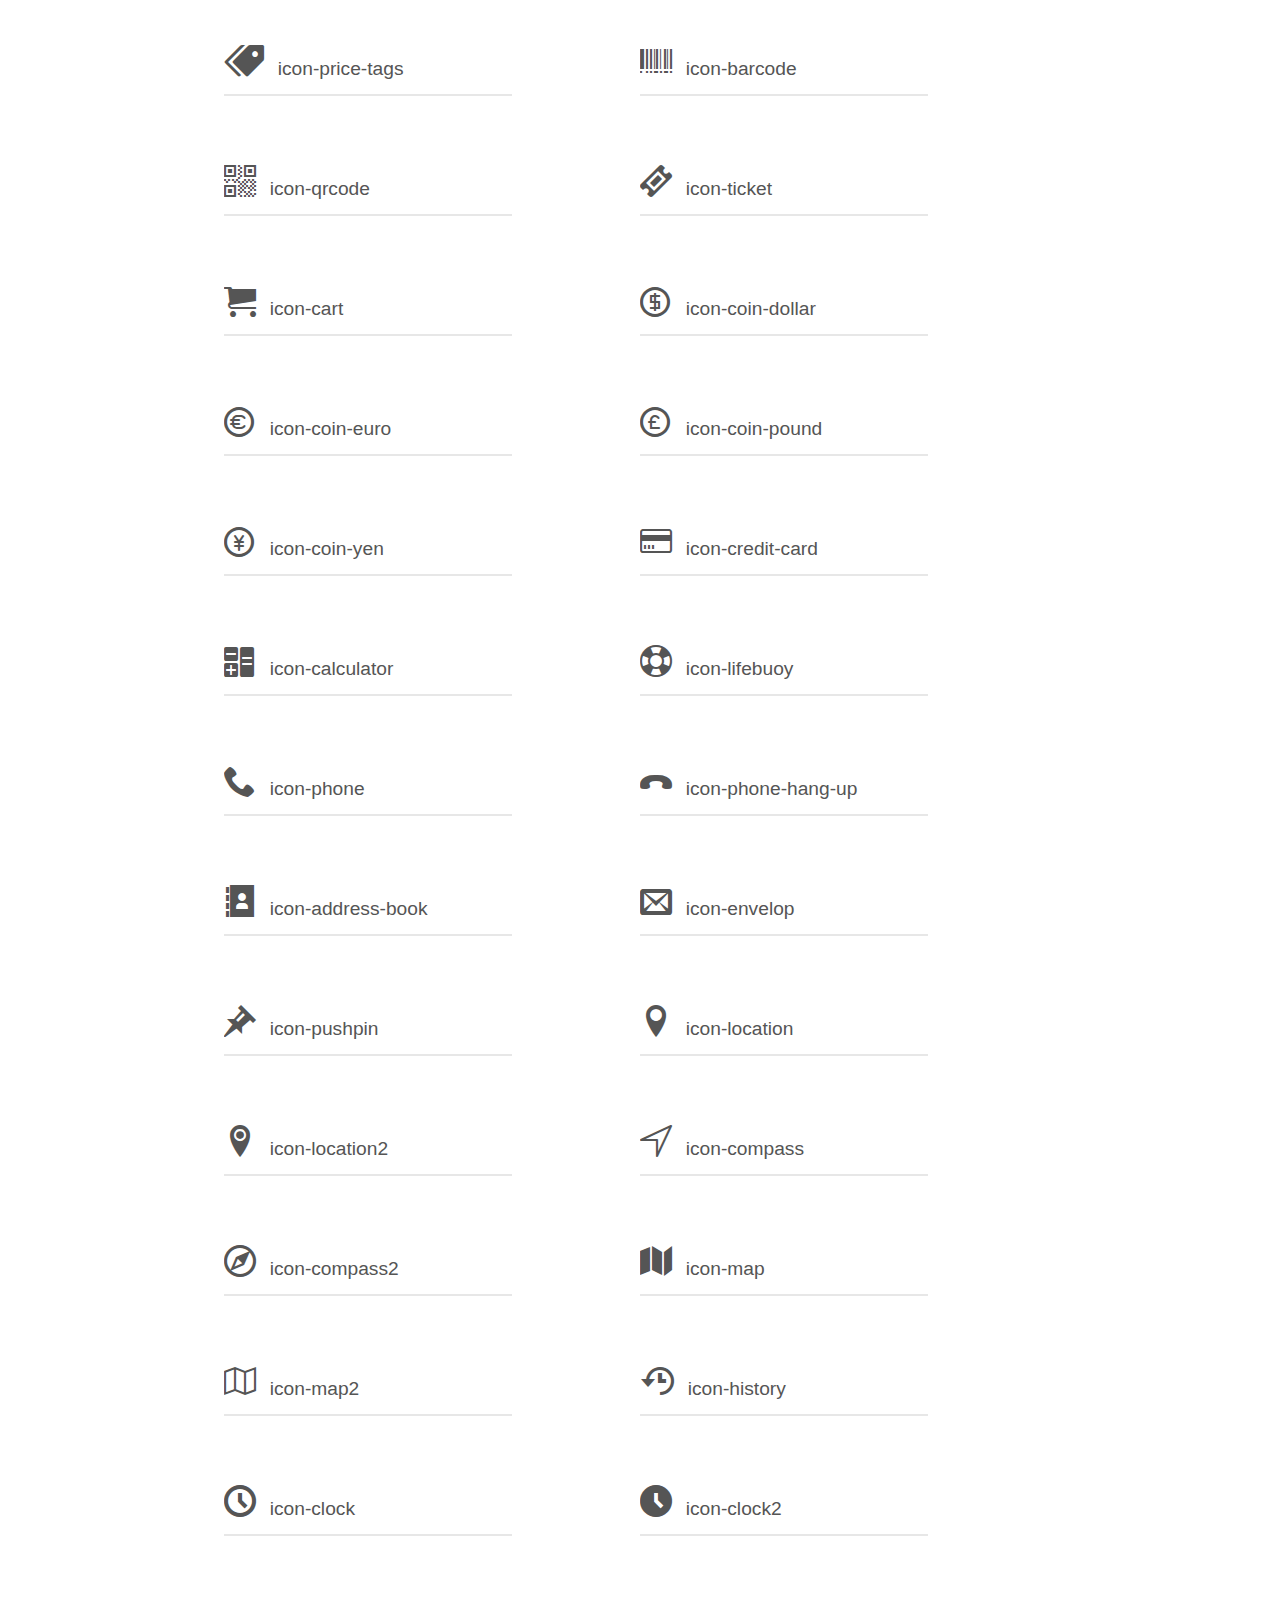
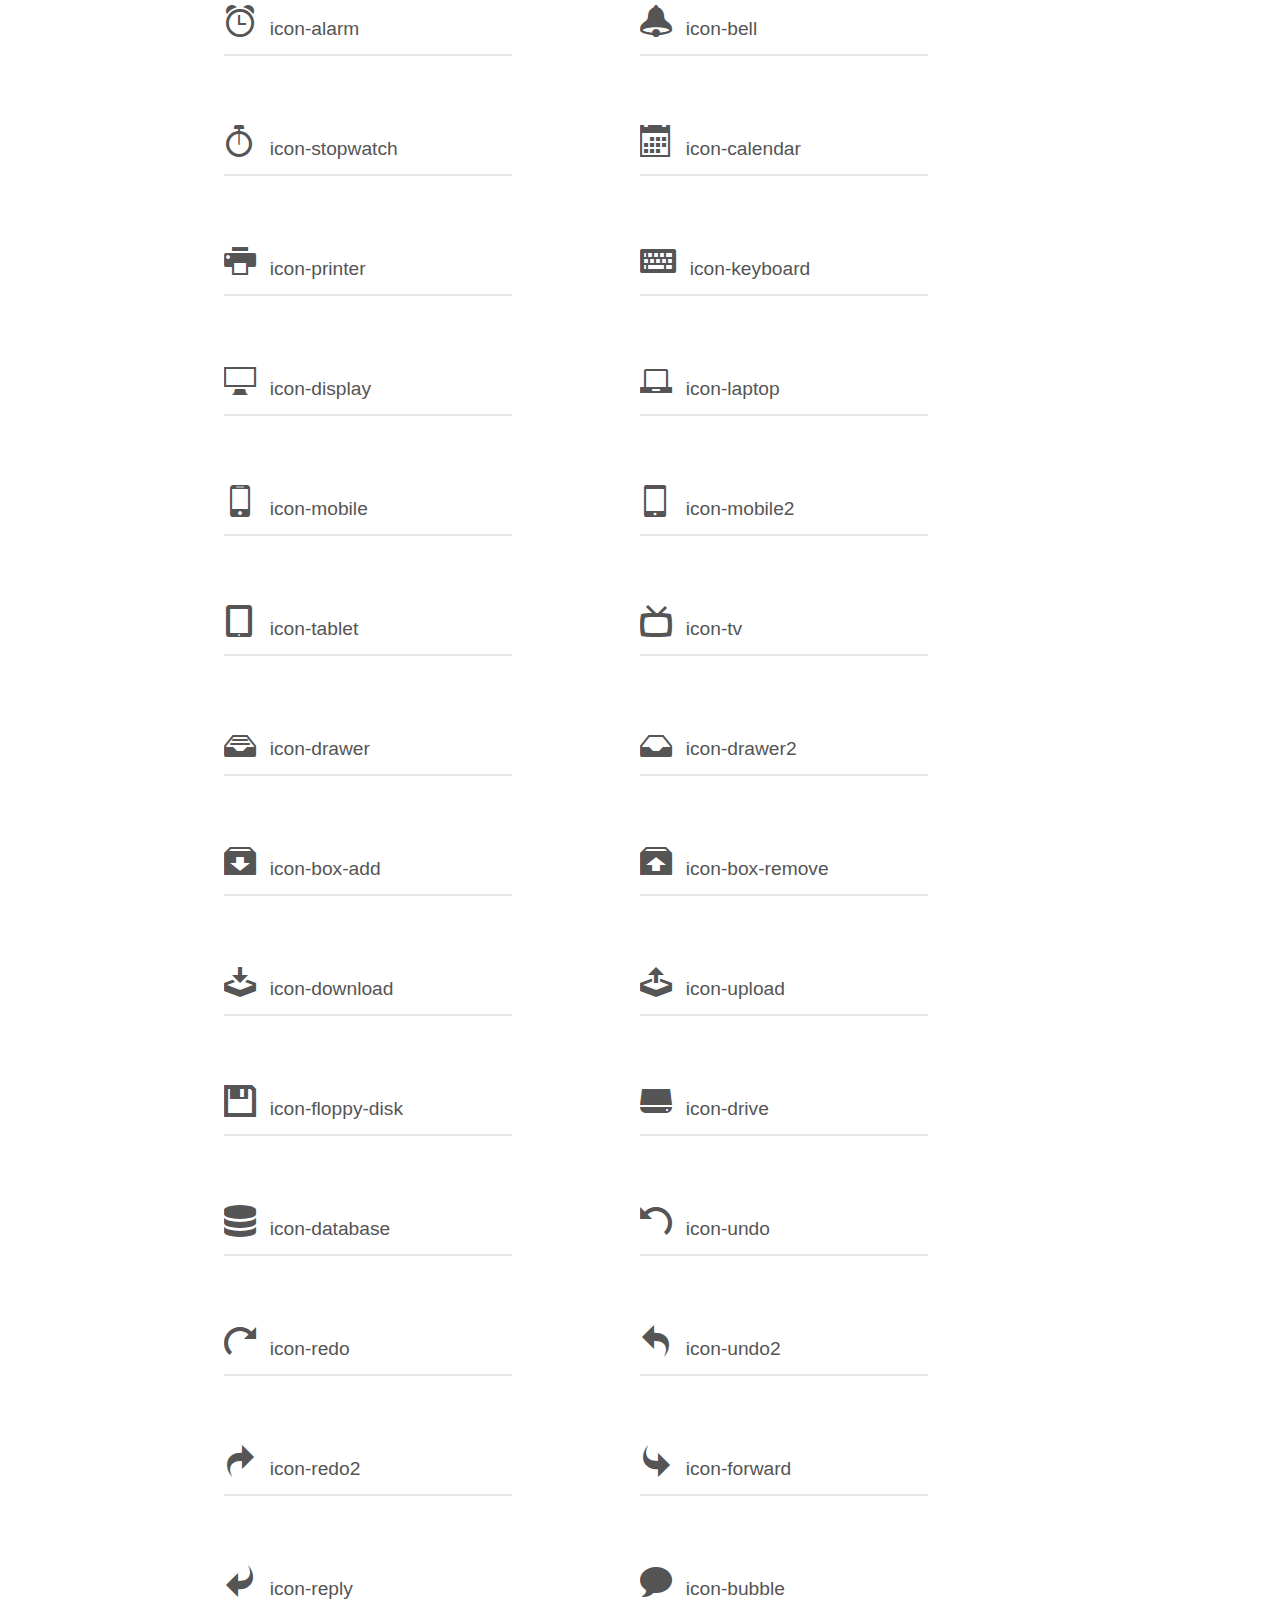
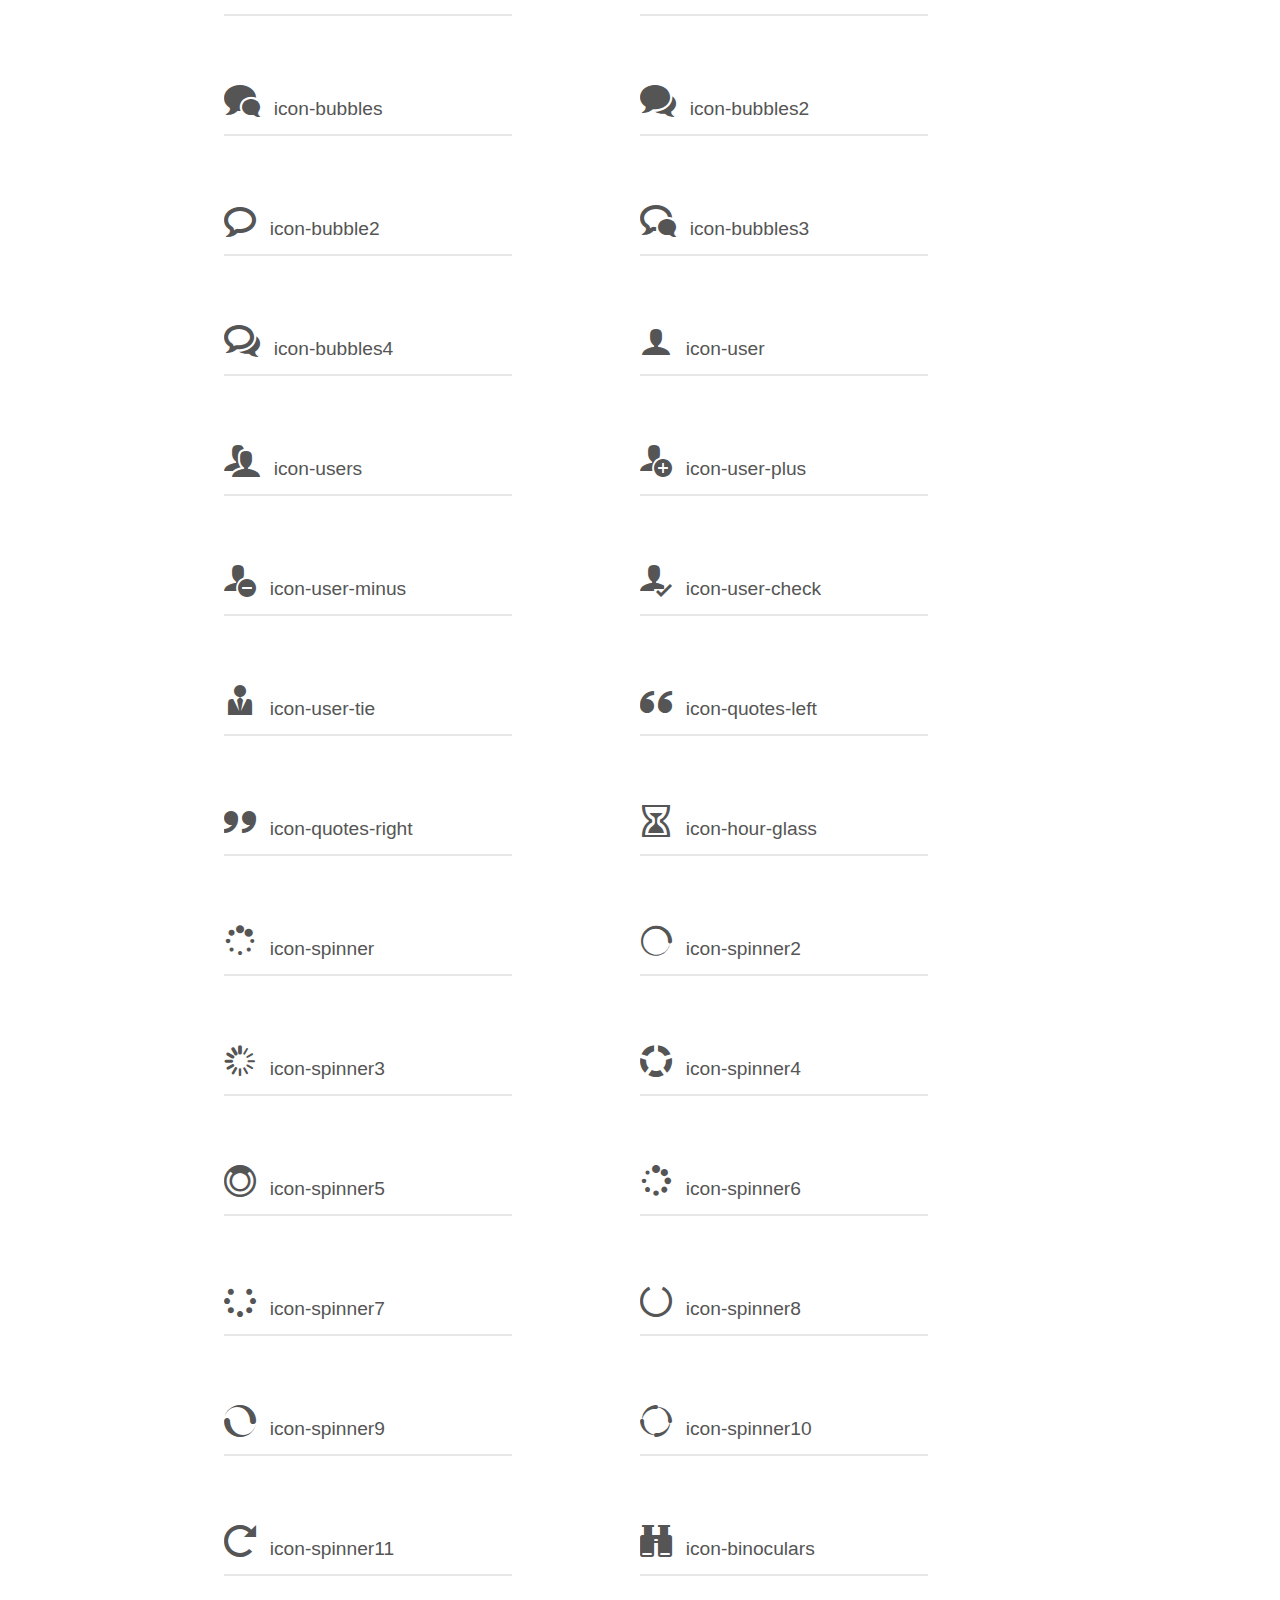
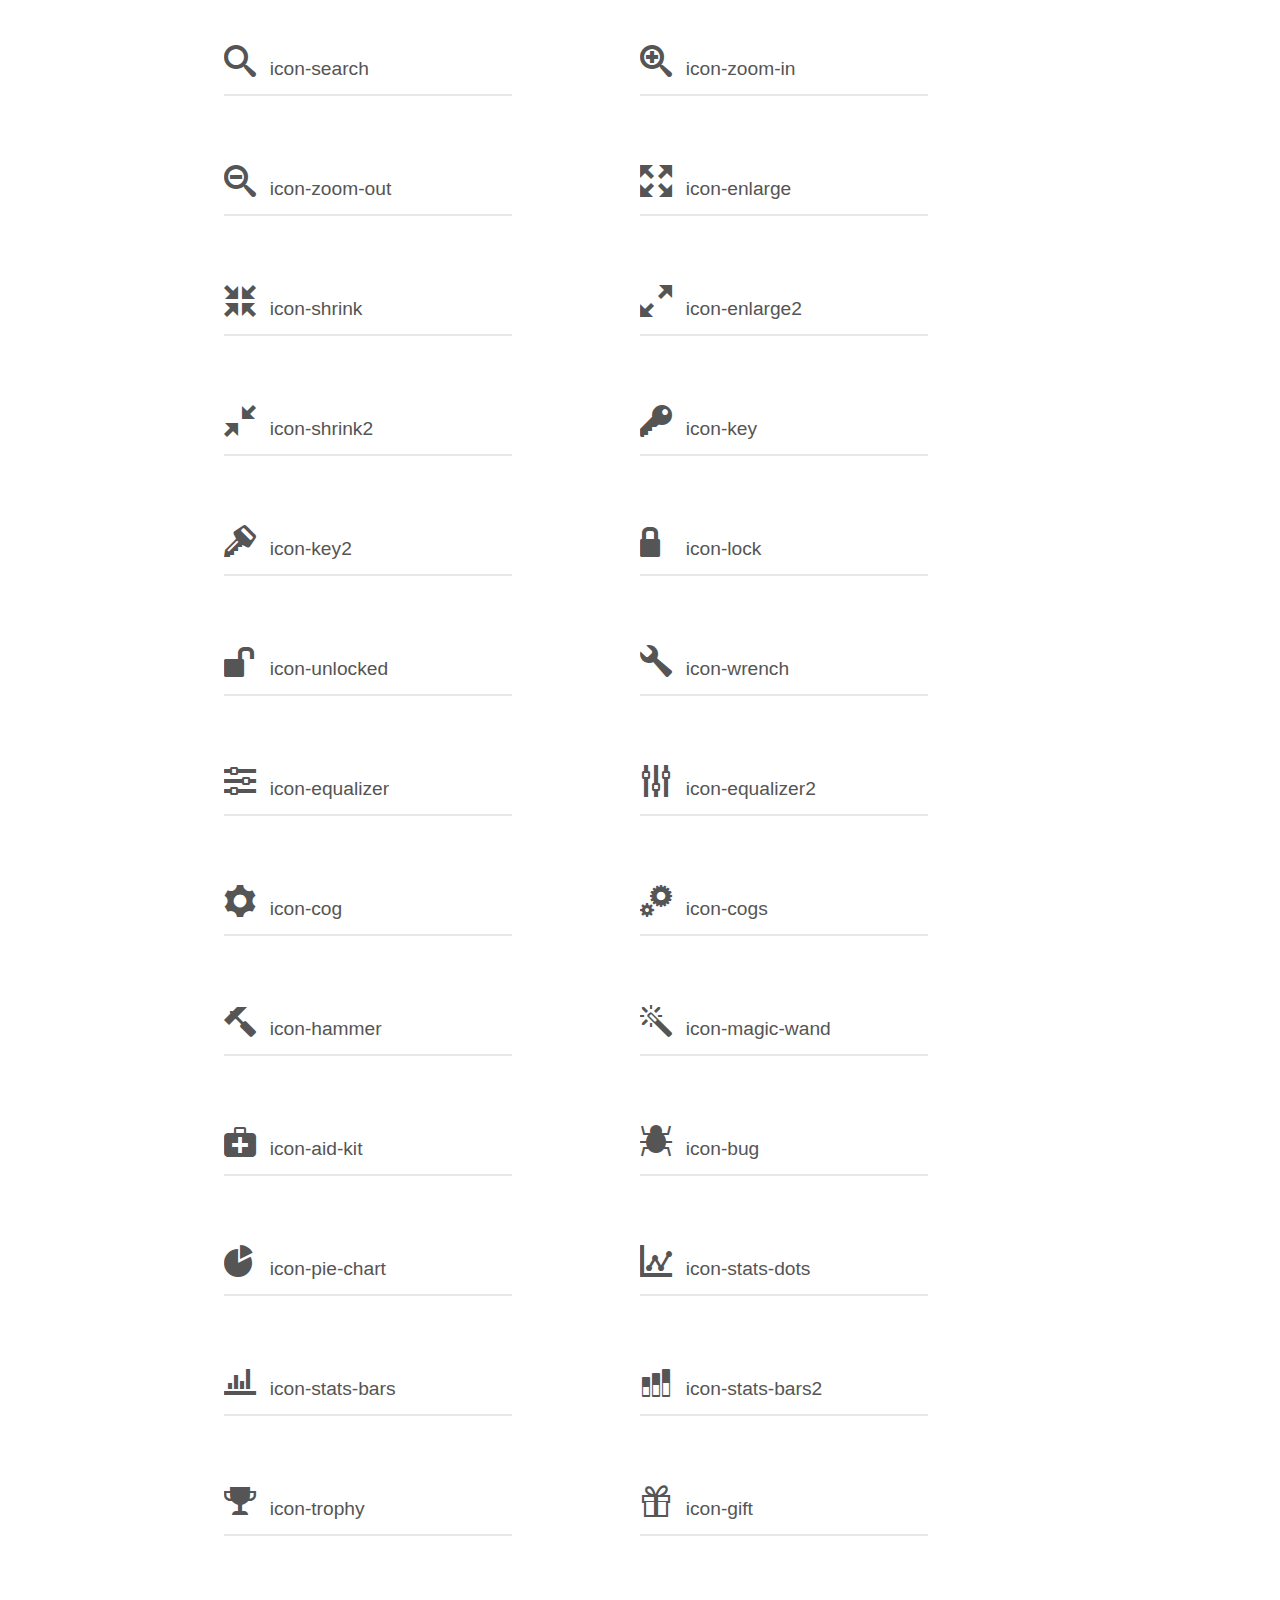
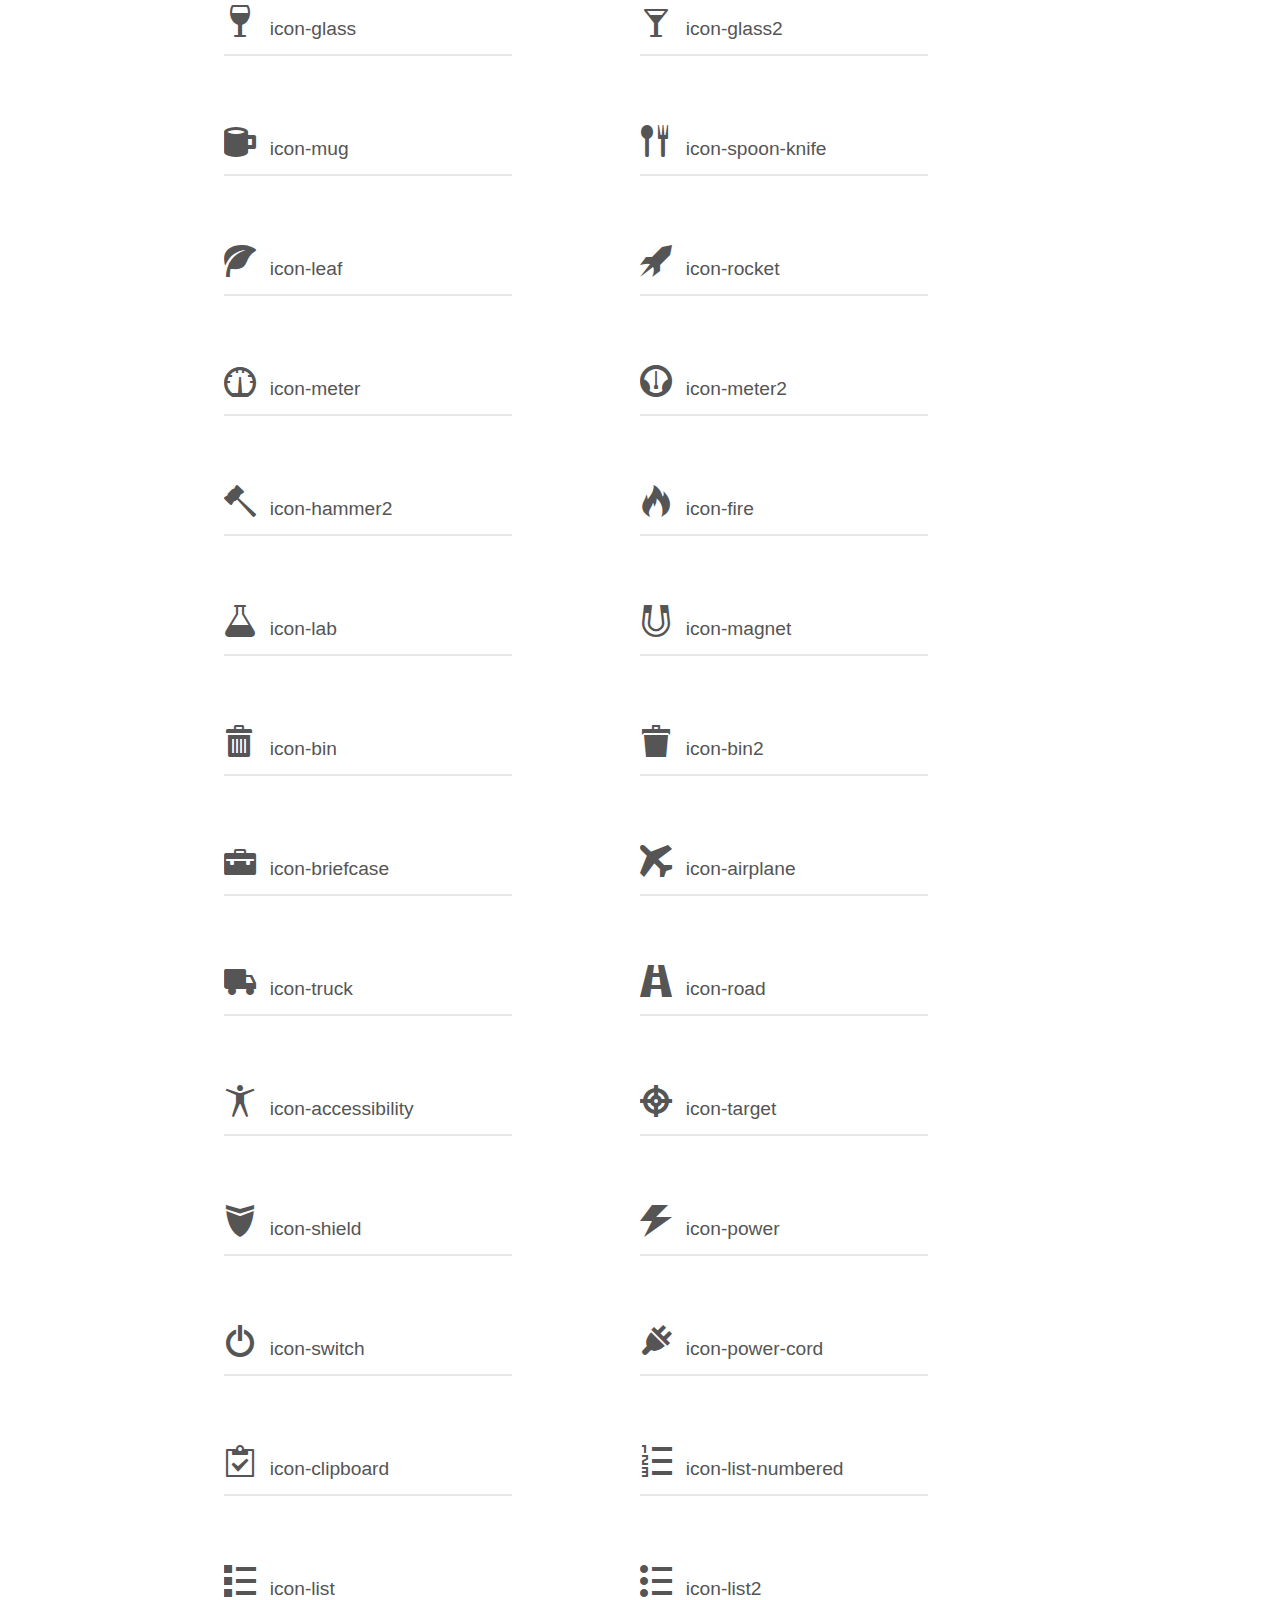
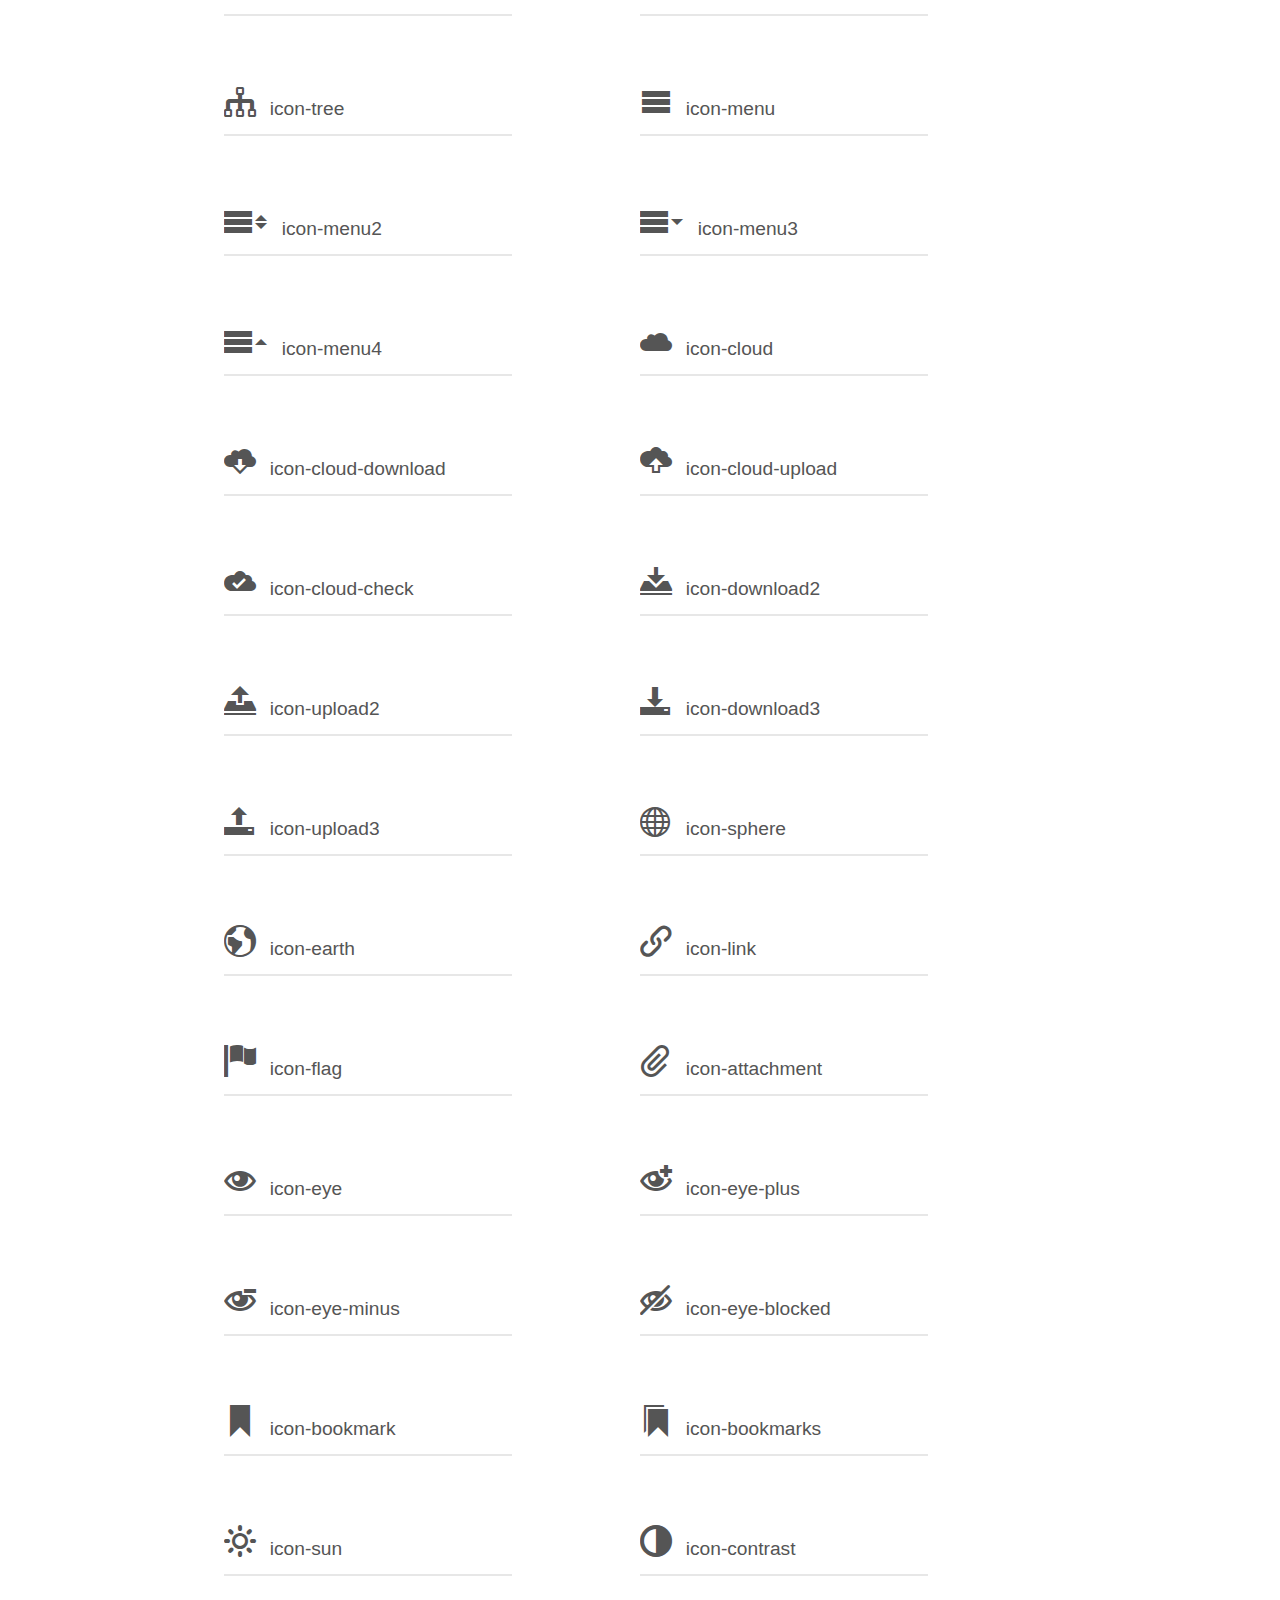
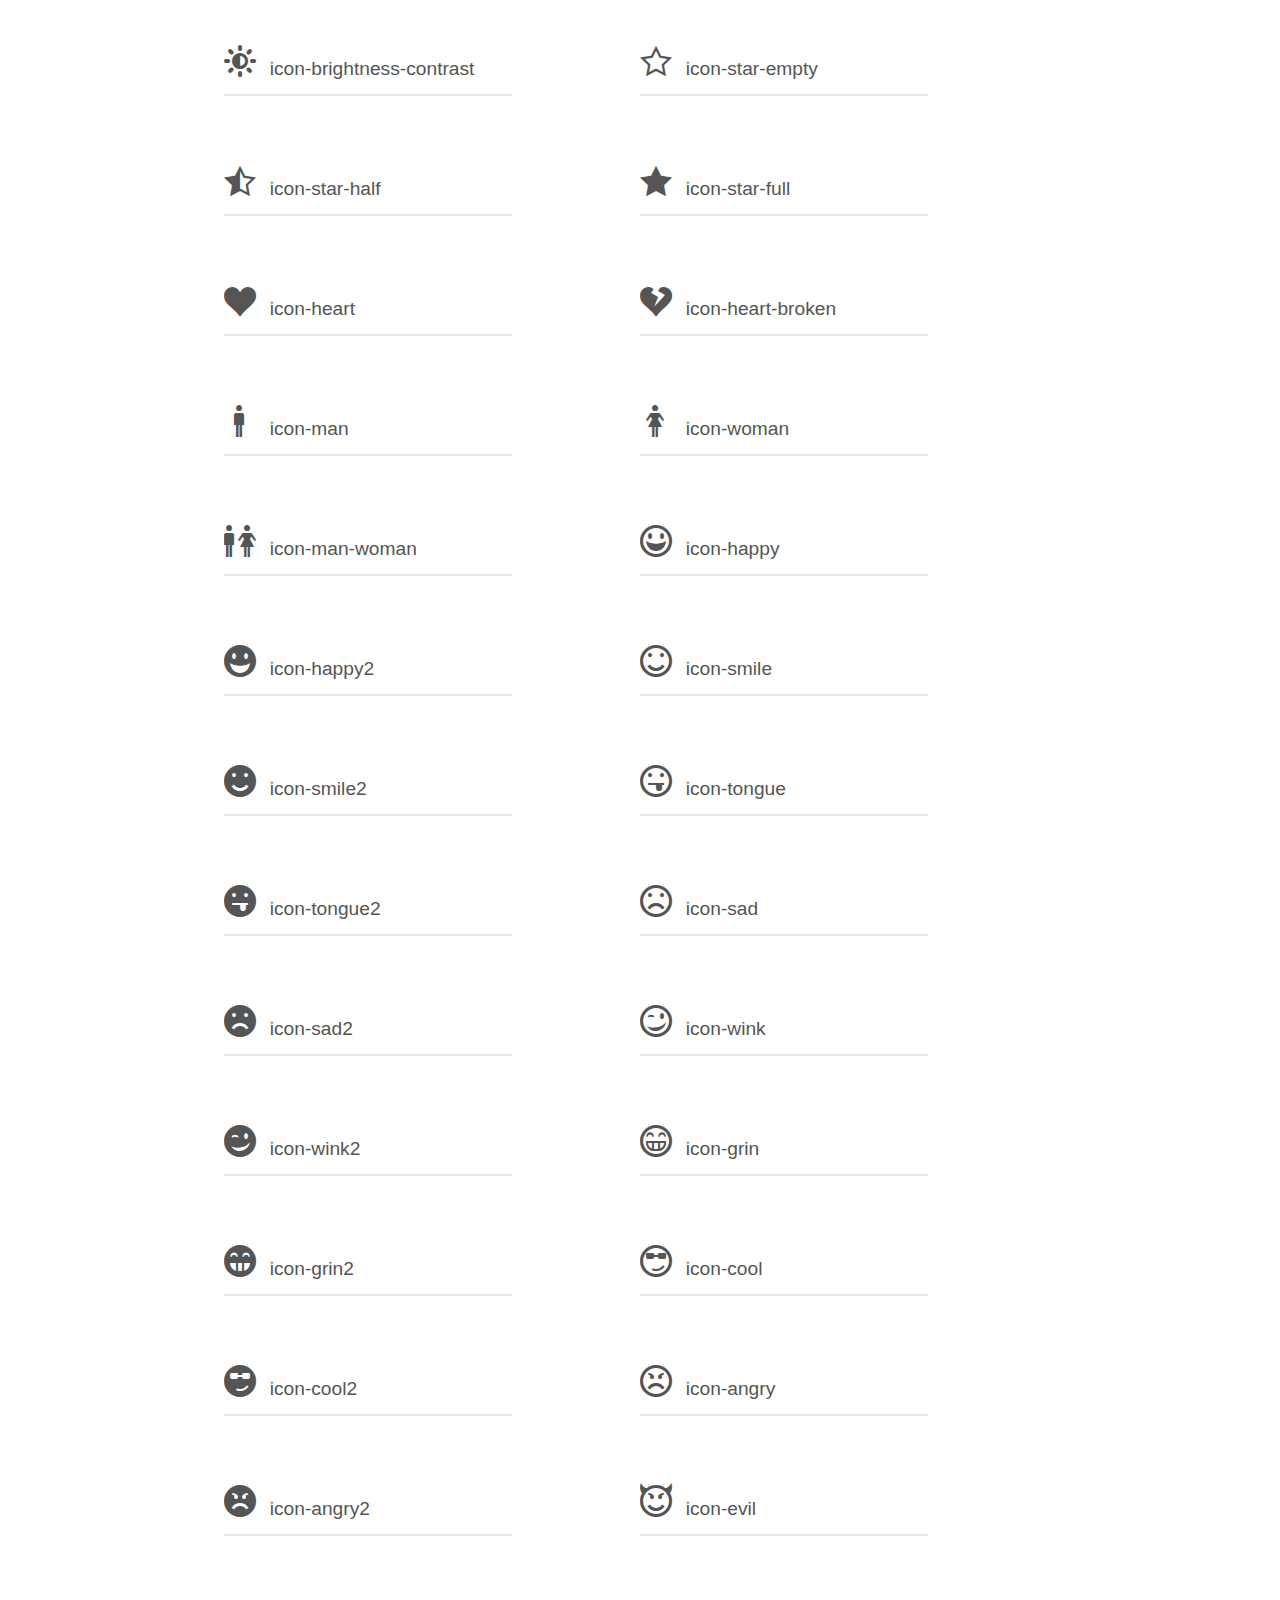
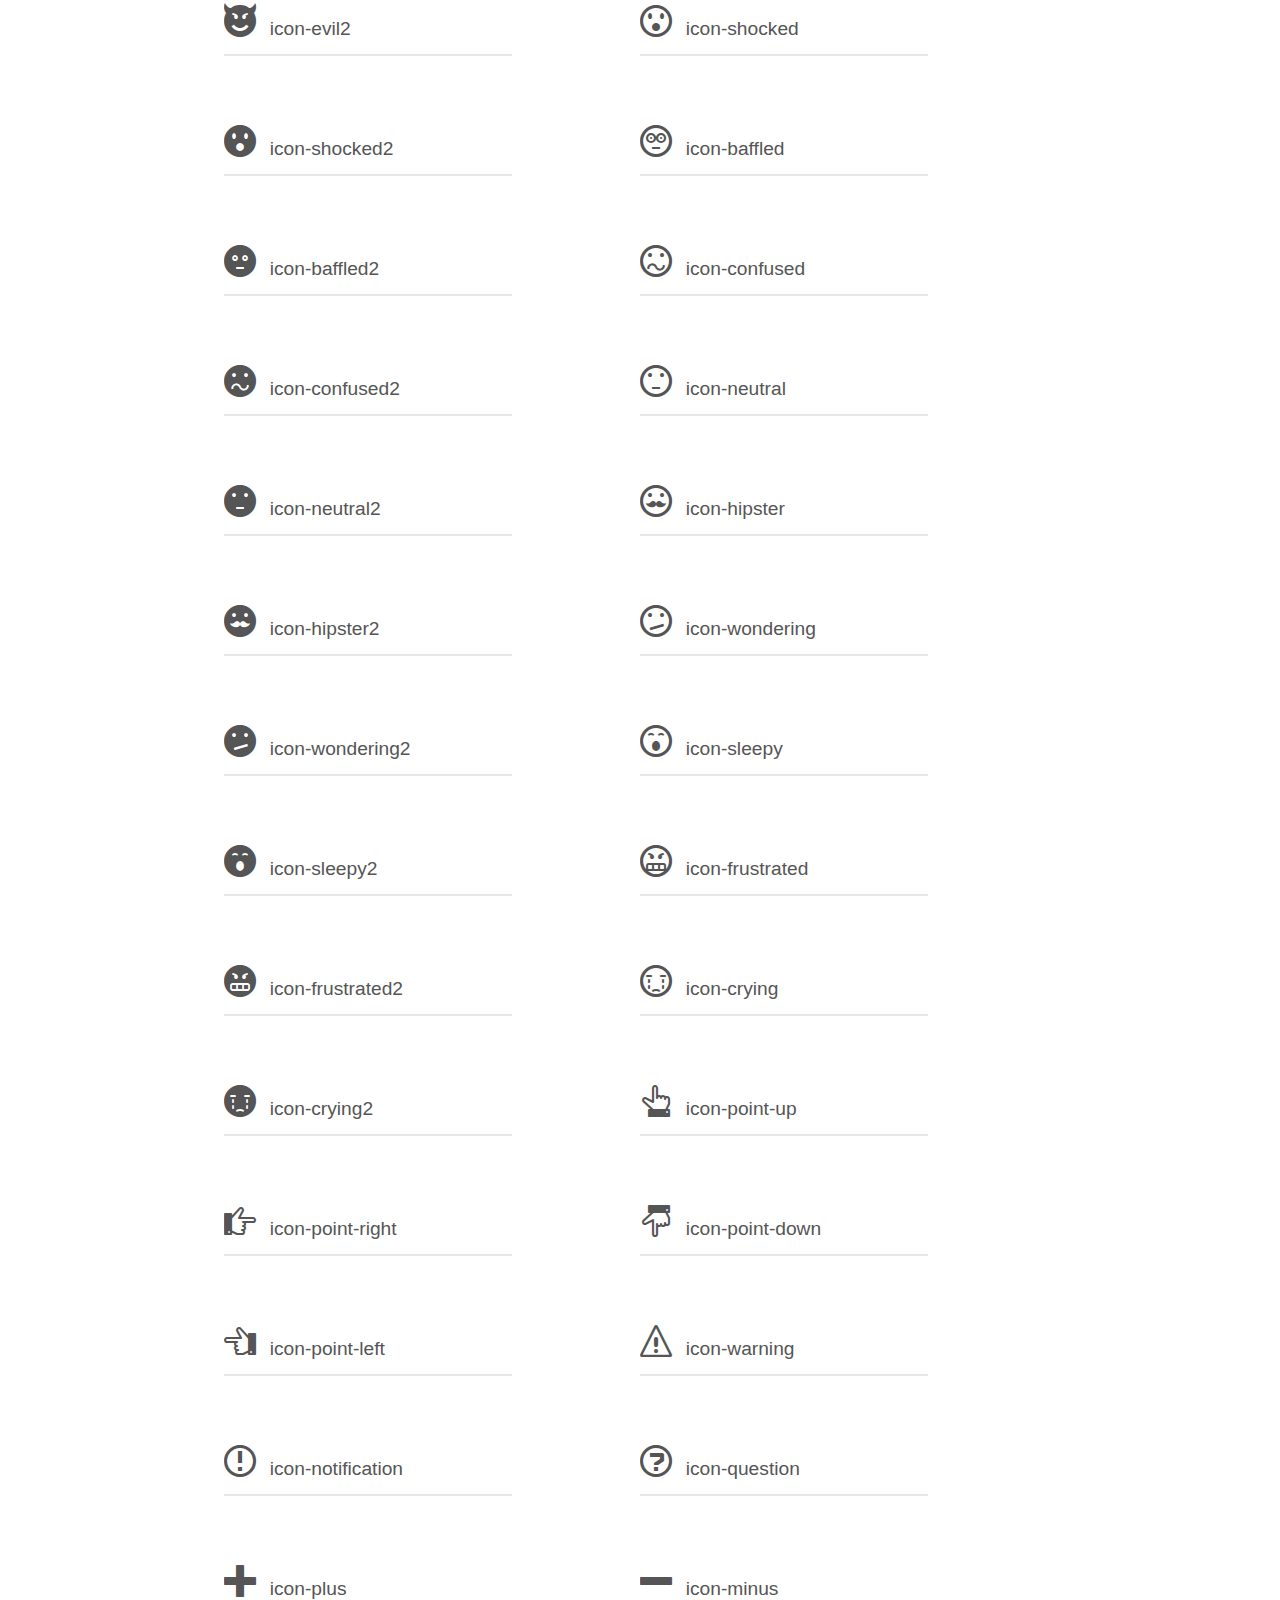
<file: smart/smart.html>
<!doctype html>
<html>
<head>
    <meta charset="utf-8">
    <title>smart icons</title>
    <meta name="description" content="An Icon Font Generated By IcoMoon.io">
    <meta name="viewport" content="width=device-width, initial-scale=1">
    <link rel="stylesheet" href="assets/smart.css">
    <link rel="stylesheet" href="style.css"></head>
<body>
    <div class="clearfix mhl ptl">
        <div class="glyph fs1">
            <div class="clearfix bshadow0 pbs">
                <span class="icon-home"></span>
                <span class="mls"> icon-home</span>
            </div>
        </div>
        <div class="glyph fs1">
            <div class="clearfix bshadow0 pbs">
                <span class="icon-home2"></span>
                <span class="mls"> icon-home2</span>
            </div>
        </div>
        <div class="glyph fs1">
            <div class="clearfix bshadow0 pbs">
                <span class="icon-home3"></span>
                <span class="mls"> icon-home3</span>
            </div>
        </div>
        <div class="glyph fs1">
            <div class="clearfix bshadow0 pbs">
                <span class="icon-office"></span>
                <span class="mls"> icon-office</span>
            </div>
        </div>
        <div class="glyph fs1">
            <div class="clearfix bshadow0 pbs">
                <span class="icon-newspaper"></span>
                <span class="mls"> icon-newspaper</span>
            </div>
        </div>
        <div class="glyph fs1">
            <div class="clearfix bshadow0 pbs">
                <span class="icon-pencil"></span>
                <span class="mls"> icon-pencil</span>
            </div>
        </div>
        <div class="glyph fs1">
            <div class="clearfix bshadow0 pbs">
                <span class="icon-pencil2"></span>
                <span class="mls"> icon-pencil2</span>
            </div>
        </div>
        <div class="glyph fs1">
            <div class="clearfix bshadow0 pbs">
                <span class="icon-quill"></span>
                <span class="mls"> icon-quill</span>
            </div>
        </div>
        <div class="glyph fs1">
            <div class="clearfix bshadow0 pbs">
                <span class="icon-pen"></span>
                <span class="mls"> icon-pen</span>
            </div>
        </div>
        <div class="glyph fs1">
            <div class="clearfix bshadow0 pbs">
                <span class="icon-blog"></span>
                <span class="mls"> icon-blog</span>
            </div>
        </div>
        <div class="glyph fs1">
            <div class="clearfix bshadow0 pbs">
                <span class="icon-eyedropper"></span>
                <span class="mls"> icon-eyedropper</span>
            </div>
        </div>
        <div class="glyph fs1">
            <div class="clearfix bshadow0 pbs">
                <span class="icon-droplet"></span>
                <span class="mls"> icon-droplet</span>
            </div>
        </div>
        <div class="glyph fs1">
            <div class="clearfix bshadow0 pbs">
                <span class="icon-paint-format"></span>
                <span class="mls"> icon-paint-format</span>
            </div>
        </div>
        <div class="glyph fs1">
            <div class="clearfix bshadow0 pbs">
                <span class="icon-image"></span>
                <span class="mls"> icon-image</span>
            </div>
        </div>
        <div class="glyph fs1">
            <div class="clearfix bshadow0 pbs">
                <span class="icon-images"></span>
                <span class="mls"> icon-images</span>
            </div>
        </div>
        <div class="glyph fs1">
            <div class="clearfix bshadow0 pbs">
                <span class="icon-camera"></span>
                <span class="mls"> icon-camera</span>
            </div>
        </div>
        <div class="glyph fs1">
            <div class="clearfix bshadow0 pbs">
                <span class="icon-headphones"></span>
                <span class="mls"> icon-headphones</span>
            </div>
        </div>
        <div class="glyph fs1">
            <div class="clearfix bshadow0 pbs">
                <span class="icon-music"></span>
                <span class="mls"> icon-music</span>
            </div>
        </div>
        <div class="glyph fs1">
            <div class="clearfix bshadow0 pbs">
                <span class="icon-play"></span>
                <span class="mls"> icon-play</span>
            </div>
        </div>
        <div class="glyph fs1">
            <div class="clearfix bshadow0 pbs">
                <span class="icon-film"></span>
                <span class="mls"> icon-film</span>
            </div>
        </div>
        <div class="glyph fs1">
            <div class="clearfix bshadow0 pbs">
                <span class="icon-video-camera"></span>
                <span class="mls"> icon-video-camera</span>
            </div>
        </div>
        <div class="glyph fs1">
            <div class="clearfix bshadow0 pbs">
                <span class="icon-dice"></span>
                <span class="mls"> icon-dice</span>
            </div>
        </div>
        <div class="glyph fs1">
            <div class="clearfix bshadow0 pbs">
                <span class="icon-pacman"></span>
                <span class="mls"> icon-pacman</span>
            </div>
        </div>
        <div class="glyph fs1">
            <div class="clearfix bshadow0 pbs">
                <span class="icon-spades"></span>
                <span class="mls"> icon-spades</span>
            </div>
        </div>
        <div class="glyph fs1">
            <div class="clearfix bshadow0 pbs">
                <span class="icon-clubs"></span>
                <span class="mls"> icon-clubs</span>
            </div>
        </div>
        <div class="glyph fs1">
            <div class="clearfix bshadow0 pbs">
                <span class="icon-diamonds"></span>
                <span class="mls"> icon-diamonds</span>
            </div>
        </div>
        <div class="glyph fs1">
            <div class="clearfix bshadow0 pbs">
                <span class="icon-bullhorn"></span>
                <span class="mls"> icon-bullhorn</span>
            </div>
        </div>
        <div class="glyph fs1">
            <div class="clearfix bshadow0 pbs">
                <span class="icon-connection"></span>
                <span class="mls"> icon-connection</span>
            </div>
        </div>
        <div class="glyph fs1">
            <div class="clearfix bshadow0 pbs">
                <span class="icon-podcast"></span>
                <span class="mls"> icon-podcast</span>
            </div>
        </div>
        <div class="glyph fs1">
            <div class="clearfix bshadow0 pbs">
                <span class="icon-feed"></span>
                <span class="mls"> icon-feed</span>
            </div>
        </div>
        <div class="glyph fs1">
            <div class="clearfix bshadow0 pbs">
                <span class="icon-mic"></span>
                <span class="mls"> icon-mic</span>
            </div>
        </div>
        <div class="glyph fs1">
            <div class="clearfix bshadow0 pbs">
                <span class="icon-book"></span>
                <span class="mls"> icon-book</span>
            </div>
        </div>
        <div class="glyph fs1">
            <div class="clearfix bshadow0 pbs">
                <span class="icon-books"></span>
                <span class="mls"> icon-books</span>
            </div>
        </div>
        <div class="glyph fs1">
            <div class="clearfix bshadow0 pbs">
                <span class="icon-library"></span>
                <span class="mls"> icon-library</span>
            </div>
        </div>
        <div class="glyph fs1">
            <div class="clearfix bshadow0 pbs">
                <span class="icon-file-text"></span>
                <span class="mls"> icon-file-text</span>
            </div>
        </div>
        <div class="glyph fs1">
            <div class="clearfix bshadow0 pbs">
                <span class="icon-profile"></span>
                <span class="mls"> icon-profile</span>
            </div>
        </div>
        <div class="glyph fs1">
            <div class="clearfix bshadow0 pbs">
                <span class="icon-file-empty"></span>
                <span class="mls"> icon-file-empty</span>
            </div>
        </div>
        <div class="glyph fs1">
            <div class="clearfix bshadow0 pbs">
                <span class="icon-files-empty"></span>
                <span class="mls"> icon-files-empty</span>
            </div>
        </div>
        <div class="glyph fs1">
            <div class="clearfix bshadow0 pbs">
                <span class="icon-file-text2"></span>
                <span class="mls"> icon-file-text2</span>
            </div>
        </div>
        <div class="glyph fs1">
            <div class="clearfix bshadow0 pbs">
                <span class="icon-file-picture"></span>
                <span class="mls"> icon-file-picture</span>
            </div>
        </div>
        <div class="glyph fs1">
            <div class="clearfix bshadow0 pbs">
                <span class="icon-file-music"></span>
                <span class="mls"> icon-file-music</span>
            </div>
        </div>
        <div class="glyph fs1">
            <div class="clearfix bshadow0 pbs">
                <span class="icon-file-play"></span>
                <span class="mls"> icon-file-play</span>
            </div>
        </div>
        <div class="glyph fs1">
            <div class="clearfix bshadow0 pbs">
                <span class="icon-file-video"></span>
                <span class="mls"> icon-file-video</span>
            </div>
        </div>
        <div class="glyph fs1">
            <div class="clearfix bshadow0 pbs">
                <span class="icon-file-zip"></span>
                <span class="mls"> icon-file-zip</span>
            </div>
        </div>
        <div class="glyph fs1">
            <div class="clearfix bshadow0 pbs">
                <span class="icon-copy"></span>
                <span class="mls"> icon-copy</span>
            </div>
        </div>
        <div class="glyph fs1">
            <div class="clearfix bshadow0 pbs">
                <span class="icon-paste"></span>
                <span class="mls"> icon-paste</span>
            </div>
        </div>
        <div class="glyph fs1">
            <div class="clearfix bshadow0 pbs">
                <span class="icon-stack"></span>
                <span class="mls"> icon-stack</span>
            </div>
        </div>
        <div class="glyph fs1">
            <div class="clearfix bshadow0 pbs">
                <span class="icon-folder"></span>
                <span class="mls"> icon-folder</span>
            </div>
        </div>
        <div class="glyph fs1">
            <div class="clearfix bshadow0 pbs">
                <span class="icon-folder-open"></span>
                <span class="mls"> icon-folder-open</span>
            </div>
        </div>
        <div class="glyph fs1">
            <div class="clearfix bshadow0 pbs">
                <span class="icon-folder-plus"></span>
                <span class="mls"> icon-folder-plus</span>
            </div>
        </div>
        <div class="glyph fs1">
            <div class="clearfix bshadow0 pbs">
                <span class="icon-folder-minus"></span>
                <span class="mls"> icon-folder-minus</span>
            </div>
        </div>
        <div class="glyph fs1">
            <div class="clearfix bshadow0 pbs">
                <span class="icon-folder-download"></span>
                <span class="mls"> icon-folder-download</span>
            </div>
        </div>
        <div class="glyph fs1">
            <div class="clearfix bshadow0 pbs">
                <span class="icon-folder-upload"></span>
                <span class="mls"> icon-folder-upload</span>
            </div>
        </div>
        <div class="glyph fs1">
            <div class="clearfix bshadow0 pbs">
                <span class="icon-price-tag"></span>
                <span class="mls"> icon-price-tag</span>
            </div>
        </div>
        <div class="glyph fs1">
            <div class="clearfix bshadow0 pbs">
                <span class="icon-price-tags"></span>
                <span class="mls"> icon-price-tags</span>
            </div>
        </div>
        <div class="glyph fs1">
            <div class="clearfix bshadow0 pbs">
                <span class="icon-barcode"></span>
                <span class="mls"> icon-barcode</span>
            </div>
        </div>
        <div class="glyph fs1">
            <div class="clearfix bshadow0 pbs">
                <span class="icon-qrcode"></span>
                <span class="mls"> icon-qrcode</span>
            </div>
        </div>
        <div class="glyph fs1">
            <div class="clearfix bshadow0 pbs">
                <span class="icon-ticket"></span>
                <span class="mls"> icon-ticket</span>
            </div>
        </div>
        <div class="glyph fs1">
            <div class="clearfix bshadow0 pbs">
                <span class="icon-cart"></span>
                <span class="mls"> icon-cart</span>
            </div>
        </div>
        <div class="glyph fs1">
            <div class="clearfix bshadow0 pbs">
                <span class="icon-coin-dollar"></span>
                <span class="mls"> icon-coin-dollar</span>
            </div>
        </div>
        <div class="glyph fs1">
            <div class="clearfix bshadow0 pbs">
                <span class="icon-coin-euro"></span>
                <span class="mls"> icon-coin-euro</span>
            </div>
        </div>
        <div class="glyph fs1">
            <div class="clearfix bshadow0 pbs">
                <span class="icon-coin-pound"></span>
                <span class="mls"> icon-coin-pound</span>
            </div>
        </div>
        <div class="glyph fs1">
            <div class="clearfix bshadow0 pbs">
                <span class="icon-coin-yen"></span>
                <span class="mls"> icon-coin-yen</span>
            </div>
        </div>
        <div class="glyph fs1">
            <div class="clearfix bshadow0 pbs">
                <span class="icon-credit-card"></span>
                <span class="mls"> icon-credit-card</span>
            </div>
        </div>
        <div class="glyph fs1">
            <div class="clearfix bshadow0 pbs">
                <span class="icon-calculator"></span>
                <span class="mls"> icon-calculator</span>
            </div>
        </div>
        <div class="glyph fs1">
            <div class="clearfix bshadow0 pbs">
                <span class="icon-lifebuoy"></span>
                <span class="mls"> icon-lifebuoy</span>
            </div>
        </div>
        <div class="glyph fs1">
            <div class="clearfix bshadow0 pbs">
                <span class="icon-phone"></span>
                <span class="mls"> icon-phone</span>
            </div>
        </div>
        <div class="glyph fs1">
            <div class="clearfix bshadow0 pbs">
                <span class="icon-phone-hang-up"></span>
                <span class="mls"> icon-phone-hang-up</span>
            </div>
        </div>
        <div class="glyph fs1">
            <div class="clearfix bshadow0 pbs">
                <span class="icon-address-book"></span>
                <span class="mls"> icon-address-book</span>
            </div>
        </div>
        <div class="glyph fs1">
            <div class="clearfix bshadow0 pbs">
                <span class="icon-envelop"></span>
                <span class="mls"> icon-envelop</span>
            </div>
        </div>
        <div class="glyph fs1">
            <div class="clearfix bshadow0 pbs">
                <span class="icon-pushpin"></span>
                <span class="mls"> icon-pushpin</span>
            </div>
        </div>
        <div class="glyph fs1">
            <div class="clearfix bshadow0 pbs">
                <span class="icon-location"></span>
                <span class="mls"> icon-location</span>
            </div>
        </div>
        <div class="glyph fs1">
            <div class="clearfix bshadow0 pbs">
                <span class="icon-location2"></span>
                <span class="mls"> icon-location2</span>
            </div>
        </div>
        <div class="glyph fs1">
            <div class="clearfix bshadow0 pbs">
                <span class="icon-compass"></span>
                <span class="mls"> icon-compass</span>
            </div>
        </div>
        <div class="glyph fs1">
            <div class="clearfix bshadow0 pbs">
                <span class="icon-compass2"></span>
                <span class="mls"> icon-compass2</span>
            </div>
        </div>
        <div class="glyph fs1">
            <div class="clearfix bshadow0 pbs">
                <span class="icon-map"></span>
                <span class="mls"> icon-map</span>
            </div>
        </div>
        <div class="glyph fs1">
            <div class="clearfix bshadow0 pbs">
                <span class="icon-map2"></span>
                <span class="mls"> icon-map2</span>
            </div>
        </div>
        <div class="glyph fs1">
            <div class="clearfix bshadow0 pbs">
                <span class="icon-history"></span>
                <span class="mls"> icon-history</span>
            </div>
        </div>
        <div class="glyph fs1">
            <div class="clearfix bshadow0 pbs">
                <span class="icon-clock"></span>
                <span class="mls"> icon-clock</span>
            </div>
        </div>
        <div class="glyph fs1">
            <div class="clearfix bshadow0 pbs">
                <span class="icon-clock2"></span>
                <span class="mls"> icon-clock2</span>
            </div>
        </div>
        <div class="glyph fs1">
            <div class="clearfix bshadow0 pbs">
                <span class="icon-alarm"></span>
                <span class="mls"> icon-alarm</span>
            </div>
        </div>
        <div class="glyph fs1">
            <div class="clearfix bshadow0 pbs">
                <span class="icon-bell"></span>
                <span class="mls"> icon-bell</span>
            </div>
        </div>
        <div class="glyph fs1">
            <div class="clearfix bshadow0 pbs">
                <span class="icon-stopwatch"></span>
                <span class="mls"> icon-stopwatch</span>
            </div>
        </div>
        <div class="glyph fs1">
            <div class="clearfix bshadow0 pbs">
                <span class="icon-calendar"></span>
                <span class="mls"> icon-calendar</span>
            </div>
        </div>
        <div class="glyph fs1">
            <div class="clearfix bshadow0 pbs">
                <span class="icon-printer"></span>
                <span class="mls"> icon-printer</span>
            </div>
        </div>
        <div class="glyph fs1">
            <div class="clearfix bshadow0 pbs">
                <span class="icon-keyboard"></span>
                <span class="mls"> icon-keyboard</span>
            </div>
        </div>
        <div class="glyph fs1">
            <div class="clearfix bshadow0 pbs">
                <span class="icon-display"></span>
                <span class="mls"> icon-display</span>
            </div>
        </div>
        <div class="glyph fs1">
            <div class="clearfix bshadow0 pbs">
                <span class="icon-laptop"></span>
                <span class="mls"> icon-laptop</span>
            </div>
        </div>
        <div class="glyph fs1">
            <div class="clearfix bshadow0 pbs">
                <span class="icon-mobile"></span>
                <span class="mls"> icon-mobile</span>
            </div>
        </div>
        <div class="glyph fs1">
            <div class="clearfix bshadow0 pbs">
                <span class="icon-mobile2"></span>
                <span class="mls"> icon-mobile2</span>
            </div>
        </div>
        <div class="glyph fs1">
            <div class="clearfix bshadow0 pbs">
                <span class="icon-tablet"></span>
                <span class="mls"> icon-tablet</span>
            </div>
        </div>
        <div class="glyph fs1">
            <div class="clearfix bshadow0 pbs">
                <span class="icon-tv"></span>
                <span class="mls"> icon-tv</span>
            </div>
        </div>
        <div class="glyph fs1">
            <div class="clearfix bshadow0 pbs">
                <span class="icon-drawer"></span>
                <span class="mls"> icon-drawer</span>
            </div>
        </div>
        <div class="glyph fs1">
            <div class="clearfix bshadow0 pbs">
                <span class="icon-drawer2"></span>
                <span class="mls"> icon-drawer2</span>
            </div>
        </div>
        <div class="glyph fs1">
            <div class="clearfix bshadow0 pbs">
                <span class="icon-box-add"></span>
                <span class="mls"> icon-box-add</span>
            </div>
        </div>
        <div class="glyph fs1">
            <div class="clearfix bshadow0 pbs">
                <span class="icon-box-remove"></span>
                <span class="mls"> icon-box-remove</span>
            </div>
        </div>
        <div class="glyph fs1">
            <div class="clearfix bshadow0 pbs">
                <span class="icon-download"></span>
                <span class="mls"> icon-download</span>
            </div>
        </div>
        <div class="glyph fs1">
            <div class="clearfix bshadow0 pbs">
                <span class="icon-upload"></span>
                <span class="mls"> icon-upload</span>
            </div>
        </div>
        <div class="glyph fs1">
            <div class="clearfix bshadow0 pbs">
                <span class="icon-floppy-disk"></span>
                <span class="mls"> icon-floppy-disk</span>
            </div>
        </div>
        <div class="glyph fs1">
            <div class="clearfix bshadow0 pbs">
                <span class="icon-drive"></span>
                <span class="mls"> icon-drive</span>
            </div>
        </div>
        <div class="glyph fs1">
            <div class="clearfix bshadow0 pbs">
                <span class="icon-database"></span>
                <span class="mls"> icon-database</span>
            </div>
        </div>
        <div class="glyph fs1">
            <div class="clearfix bshadow0 pbs">
                <span class="icon-undo"></span>
                <span class="mls"> icon-undo</span>
            </div>
        </div>
        <div class="glyph fs1">
            <div class="clearfix bshadow0 pbs">
                <span class="icon-redo"></span>
                <span class="mls"> icon-redo</span>
            </div>
        </div>
        <div class="glyph fs1">
            <div class="clearfix bshadow0 pbs">
                <span class="icon-undo2"></span>
                <span class="mls"> icon-undo2</span>
            </div>
        </div>
        <div class="glyph fs1">
            <div class="clearfix bshadow0 pbs">
                <span class="icon-redo2"></span>
                <span class="mls"> icon-redo2</span>
            </div>
        </div>
        <div class="glyph fs1">
            <div class="clearfix bshadow0 pbs">
                <span class="icon-forward"></span>
                <span class="mls"> icon-forward</span>
            </div>
        </div>
        <div class="glyph fs1">
            <div class="clearfix bshadow0 pbs">
                <span class="icon-reply"></span>
                <span class="mls"> icon-reply</span>
            </div>
        </div>
        <div class="glyph fs1">
            <div class="clearfix bshadow0 pbs">
                <span class="icon-bubble"></span>
                <span class="mls"> icon-bubble</span>
            </div>
        </div>
        <div class="glyph fs1">
            <div class="clearfix bshadow0 pbs">
                <span class="icon-bubbles"></span>
                <span class="mls"> icon-bubbles</span>
            </div>
        </div>
        <div class="glyph fs1">
            <div class="clearfix bshadow0 pbs">
                <span class="icon-bubbles2"></span>
                <span class="mls"> icon-bubbles2</span>
            </div>
        </div>
        <div class="glyph fs1">
            <div class="clearfix bshadow0 pbs">
                <span class="icon-bubble2"></span>
                <span class="mls"> icon-bubble2</span>
            </div>
        </div>
        <div class="glyph fs1">
            <div class="clearfix bshadow0 pbs">
                <span class="icon-bubbles3"></span>
                <span class="mls"> icon-bubbles3</span>
            </div>
        </div>
        <div class="glyph fs1">
            <div class="clearfix bshadow0 pbs">
                <span class="icon-bubbles4"></span>
                <span class="mls"> icon-bubbles4</span>
            </div>
        </div>
        <div class="glyph fs1">
            <div class="clearfix bshadow0 pbs">
                <span class="icon-user"></span>
                <span class="mls"> icon-user</span>
            </div>
        </div>
        <div class="glyph fs1">
            <div class="clearfix bshadow0 pbs">
                <span class="icon-users"></span>
                <span class="mls"> icon-users</span>
            </div>
        </div>
        <div class="glyph fs1">
            <div class="clearfix bshadow0 pbs">
                <span class="icon-user-plus"></span>
                <span class="mls"> icon-user-plus</span>
            </div>
        </div>
        <div class="glyph fs1">
            <div class="clearfix bshadow0 pbs">
                <span class="icon-user-minus"></span>
                <span class="mls"> icon-user-minus</span>
            </div>
        </div>
        <div class="glyph fs1">
            <div class="clearfix bshadow0 pbs">
                <span class="icon-user-check"></span>
                <span class="mls"> icon-user-check</span>
            </div>
        </div>
        <div class="glyph fs1">
            <div class="clearfix bshadow0 pbs">
                <span class="icon-user-tie"></span>
                <span class="mls"> icon-user-tie</span>
            </div>
        </div>
        <div class="glyph fs1">
            <div class="clearfix bshadow0 pbs">
                <span class="icon-quotes-left"></span>
                <span class="mls"> icon-quotes-left</span>
            </div>
        </div>
        <div class="glyph fs1">
            <div class="clearfix bshadow0 pbs">
                <span class="icon-quotes-right"></span>
                <span class="mls"> icon-quotes-right</span>
            </div>
        </div>
        <div class="glyph fs1">
            <div class="clearfix bshadow0 pbs">
                <span class="icon-hour-glass"></span>
                <span class="mls"> icon-hour-glass</span>
            </div>
        </div>
        <div class="glyph fs1">
            <div class="clearfix bshadow0 pbs">
                <span class="icon-spinner"></span>
                <span class="mls"> icon-spinner</span>
            </div>
        </div>
        <div class="glyph fs1">
            <div class="clearfix bshadow0 pbs">
                <span class="icon-spinner2"></span>
                <span class="mls"> icon-spinner2</span>
            </div>
        </div>
        <div class="glyph fs1">
            <div class="clearfix bshadow0 pbs">
                <span class="icon-spinner3"></span>
                <span class="mls"> icon-spinner3</span>
            </div>
        </div>
        <div class="glyph fs1">
            <div class="clearfix bshadow0 pbs">
                <span class="icon-spinner4"></span>
                <span class="mls"> icon-spinner4</span>
            </div>
        </div>
        <div class="glyph fs1">
            <div class="clearfix bshadow0 pbs">
                <span class="icon-spinner5"></span>
                <span class="mls"> icon-spinner5</span>
            </div>
        </div>
        <div class="glyph fs1">
            <div class="clearfix bshadow0 pbs">
                <span class="icon-spinner6"></span>
                <span class="mls"> icon-spinner6</span>
            </div>
        </div>
        <div class="glyph fs1">
            <div class="clearfix bshadow0 pbs">
                <span class="icon-spinner7"></span>
                <span class="mls"> icon-spinner7</span>
            </div>
        </div>
        <div class="glyph fs1">
            <div class="clearfix bshadow0 pbs">
                <span class="icon-spinner8"></span>
                <span class="mls"> icon-spinner8</span>
            </div>
        </div>
        <div class="glyph fs1">
            <div class="clearfix bshadow0 pbs">
                <span class="icon-spinner9"></span>
                <span class="mls"> icon-spinner9</span>
            </div>
        </div>
        <div class="glyph fs1">
            <div class="clearfix bshadow0 pbs">
                <span class="icon-spinner10"></span>
                <span class="mls"> icon-spinner10</span>
            </div>
        </div>
        <div class="glyph fs1">
            <div class="clearfix bshadow0 pbs">
                <span class="icon-spinner11"></span>
                <span class="mls"> icon-spinner11</span>
            </div>
        </div>
        <div class="glyph fs1">
            <div class="clearfix bshadow0 pbs">
                <span class="icon-binoculars"></span>
                <span class="mls"> icon-binoculars</span>
            </div>
        </div>
        <div class="glyph fs1">
            <div class="clearfix bshadow0 pbs">
                <span class="icon-search"></span>
                <span class="mls"> icon-search</span>
            </div>
        </div>
        <div class="glyph fs1">
            <div class="clearfix bshadow0 pbs">
                <span class="icon-zoom-in"></span>
                <span class="mls"> icon-zoom-in</span>
            </div>
        </div>
        <div class="glyph fs1">
            <div class="clearfix bshadow0 pbs">
                <span class="icon-zoom-out"></span>
                <span class="mls"> icon-zoom-out</span>
            </div>
        </div>
        <div class="glyph fs1">
            <div class="clearfix bshadow0 pbs">
                <span class="icon-enlarge"></span>
                <span class="mls"> icon-enlarge</span>
            </div>
        </div>
        <div class="glyph fs1">
            <div class="clearfix bshadow0 pbs">
                <span class="icon-shrink"></span>
                <span class="mls"> icon-shrink</span>
            </div>
        </div>
        <div class="glyph fs1">
            <div class="clearfix bshadow0 pbs">
                <span class="icon-enlarge2"></span>
                <span class="mls"> icon-enlarge2</span>
            </div>
        </div>
        <div class="glyph fs1">
            <div class="clearfix bshadow0 pbs">
                <span class="icon-shrink2"></span>
                <span class="mls"> icon-shrink2</span>
            </div>
        </div>
        <div class="glyph fs1">
            <div class="clearfix bshadow0 pbs">
                <span class="icon-key"></span>
                <span class="mls"> icon-key</span>
            </div>
        </div>
        <div class="glyph fs1">
            <div class="clearfix bshadow0 pbs">
                <span class="icon-key2"></span>
                <span class="mls"> icon-key2</span>
            </div>
        </div>
        <div class="glyph fs1">
            <div class="clearfix bshadow0 pbs">
                <span class="icon-lock"></span>
                <span class="mls"> icon-lock</span>
            </div>
        </div>
        <div class="glyph fs1">
            <div class="clearfix bshadow0 pbs">
                <span class="icon-unlocked"></span>
                <span class="mls"> icon-unlocked</span>
            </div>
        </div>
        <div class="glyph fs1">
            <div class="clearfix bshadow0 pbs">
                <span class="icon-wrench"></span>
                <span class="mls"> icon-wrench</span>
            </div>
        </div>
        <div class="glyph fs1">
            <div class="clearfix bshadow0 pbs">
                <span class="icon-equalizer"></span>
                <span class="mls"> icon-equalizer</span>
            </div>
        </div>
        <div class="glyph fs1">
            <div class="clearfix bshadow0 pbs">
                <span class="icon-equalizer2"></span>
                <span class="mls"> icon-equalizer2</span>
            </div>
        </div>
        <div class="glyph fs1">
            <div class="clearfix bshadow0 pbs">
                <span class="icon-cog"></span>
                <span class="mls"> icon-cog</span>
            </div>
        </div>
        <div class="glyph fs1">
            <div class="clearfix bshadow0 pbs">
                <span class="icon-cogs"></span>
                <span class="mls"> icon-cogs</span>
            </div>
        </div>
        <div class="glyph fs1">
            <div class="clearfix bshadow0 pbs">
                <span class="icon-hammer"></span>
                <span class="mls"> icon-hammer</span>
            </div>
        </div>
        <div class="glyph fs1">
            <div class="clearfix bshadow0 pbs">
                <span class="icon-magic-wand"></span>
                <span class="mls"> icon-magic-wand</span>
            </div>
        </div>
        <div class="glyph fs1">
            <div class="clearfix bshadow0 pbs">
                <span class="icon-aid-kit"></span>
                <span class="mls"> icon-aid-kit</span>
            </div>
        </div>
        <div class="glyph fs1">
            <div class="clearfix bshadow0 pbs">
                <span class="icon-bug"></span>
                <span class="mls"> icon-bug</span>
            </div>
        </div>
        <div class="glyph fs1">
            <div class="clearfix bshadow0 pbs">
                <span class="icon-pie-chart"></span>
                <span class="mls"> icon-pie-chart</span>
            </div>
        </div>
        <div class="glyph fs1">
            <div class="clearfix bshadow0 pbs">
                <span class="icon-stats-dots"></span>
                <span class="mls"> icon-stats-dots</span>
            </div>
        </div>
        <div class="glyph fs1">
            <div class="clearfix bshadow0 pbs">
                <span class="icon-stats-bars"></span>
                <span class="mls"> icon-stats-bars</span>
            </div>
        </div>
        <div class="glyph fs1">
            <div class="clearfix bshadow0 pbs">
                <span class="icon-stats-bars2"></span>
                <span class="mls"> icon-stats-bars2</span>
            </div>
        </div>
        <div class="glyph fs1">
            <div class="clearfix bshadow0 pbs">
                <span class="icon-trophy"></span>
                <span class="mls"> icon-trophy</span>
            </div>
        </div>
        <div class="glyph fs1">
            <div class="clearfix bshadow0 pbs">
                <span class="icon-gift"></span>
                <span class="mls"> icon-gift</span>
            </div>
        </div>
        <div class="glyph fs1">
            <div class="clearfix bshadow0 pbs">
                <span class="icon-glass"></span>
                <span class="mls"> icon-glass</span>
            </div>
        </div>
        <div class="glyph fs1">
            <div class="clearfix bshadow0 pbs">
                <span class="icon-glass2"></span>
                <span class="mls"> icon-glass2</span>
            </div>
        </div>
        <div class="glyph fs1">
            <div class="clearfix bshadow0 pbs">
                <span class="icon-mug"></span>
                <span class="mls"> icon-mug</span>
            </div>
        </div>
        <div class="glyph fs1">
            <div class="clearfix bshadow0 pbs">
                <span class="icon-spoon-knife"></span>
                <span class="mls"> icon-spoon-knife</span>
            </div>
        </div>
        <div class="glyph fs1">
            <div class="clearfix bshadow0 pbs">
                <span class="icon-leaf"></span>
                <span class="mls"> icon-leaf</span>
            </div>
        </div>
        <div class="glyph fs1">
            <div class="clearfix bshadow0 pbs">
                <span class="icon-rocket"></span>
                <span class="mls"> icon-rocket</span>
            </div>
        </div>
        <div class="glyph fs1">
            <div class="clearfix bshadow0 pbs">
                <span class="icon-meter"></span>
                <span class="mls"> icon-meter</span>
            </div>
        </div>
        <div class="glyph fs1">
            <div class="clearfix bshadow0 pbs">
                <span class="icon-meter2"></span>
                <span class="mls"> icon-meter2</span>
            </div>
        </div>
        <div class="glyph fs1">
            <div class="clearfix bshadow0 pbs">
                <span class="icon-hammer2"></span>
                <span class="mls"> icon-hammer2</span>
            </div>
        </div>
        <div class="glyph fs1">
            <div class="clearfix bshadow0 pbs">
                <span class="icon-fire"></span>
                <span class="mls"> icon-fire</span>
            </div>
        </div>
        <div class="glyph fs1">
            <div class="clearfix bshadow0 pbs">
                <span class="icon-lab"></span>
                <span class="mls"> icon-lab</span>
            </div>
        </div>
        <div class="glyph fs1">
            <div class="clearfix bshadow0 pbs">
                <span class="icon-magnet"></span>
                <span class="mls"> icon-magnet</span>
            </div>
        </div>
        <div class="glyph fs1">
            <div class="clearfix bshadow0 pbs">
                <span class="icon-bin"></span>
                <span class="mls"> icon-bin</span>
            </div>
        </div>
        <div class="glyph fs1">
            <div class="clearfix bshadow0 pbs">
                <span class="icon-bin2"></span>
                <span class="mls"> icon-bin2</span>
            </div>
        </div>
        <div class="glyph fs1">
            <div class="clearfix bshadow0 pbs">
                <span class="icon-briefcase"></span>
                <span class="mls"> icon-briefcase</span>
            </div>
        </div>
        <div class="glyph fs1">
            <div class="clearfix bshadow0 pbs">
                <span class="icon-airplane"></span>
                <span class="mls"> icon-airplane</span>
            </div>
        </div>
        <div class="glyph fs1">
            <div class="clearfix bshadow0 pbs">
                <span class="icon-truck"></span>
                <span class="mls"> icon-truck</span>
            </div>
        </div>
        <div class="glyph fs1">
            <div class="clearfix bshadow0 pbs">
                <span class="icon-road"></span>
                <span class="mls"> icon-road</span>
            </div>
        </div>
        <div class="glyph fs1">
            <div class="clearfix bshadow0 pbs">
                <span class="icon-accessibility"></span>
                <span class="mls"> icon-accessibility</span>
            </div>
        </div>
        <div class="glyph fs1">
            <div class="clearfix bshadow0 pbs">
                <span class="icon-target"></span>
                <span class="mls"> icon-target</span>
            </div>
        </div>
        <div class="glyph fs1">
            <div class="clearfix bshadow0 pbs">
                <span class="icon-shield"></span>
                <span class="mls"> icon-shield</span>
            </div>
        </div>
        <div class="glyph fs1">
            <div class="clearfix bshadow0 pbs">
                <span class="icon-power"></span>
                <span class="mls"> icon-power</span>
            </div>
        </div>
        <div class="glyph fs1">
            <div class="clearfix bshadow0 pbs">
                <span class="icon-switch"></span>
                <span class="mls"> icon-switch</span>
            </div>
        </div>
        <div class="glyph fs1">
            <div class="clearfix bshadow0 pbs">
                <span class="icon-power-cord"></span>
                <span class="mls"> icon-power-cord</span>
            </div>
        </div>
        <div class="glyph fs1">
            <div class="clearfix bshadow0 pbs">
                <span class="icon-clipboard"></span>
                <span class="mls"> icon-clipboard</span>
            </div>
        </div>
        <div class="glyph fs1">
            <div class="clearfix bshadow0 pbs">
                <span class="icon-list-numbered"></span>
                <span class="mls"> icon-list-numbered</span>
            </div>
        </div>
        <div class="glyph fs1">
            <div class="clearfix bshadow0 pbs">
                <span class="icon-list"></span>
                <span class="mls"> icon-list</span>
            </div>
        </div>
        <div class="glyph fs1">
            <div class="clearfix bshadow0 pbs">
                <span class="icon-list2"></span>
                <span class="mls"> icon-list2</span>
            </div>
        </div>
        <div class="glyph fs1">
            <div class="clearfix bshadow0 pbs">
                <span class="icon-tree"></span>
                <span class="mls"> icon-tree</span>
            </div>
        </div>
        <div class="glyph fs1">
            <div class="clearfix bshadow0 pbs">
                <span class="icon-menu"></span>
                <span class="mls"> icon-menu</span>
            </div>
        </div>
        <div class="glyph fs1">
            <div class="clearfix bshadow0 pbs">
                <span class="icon-menu2"></span>
                <span class="mls"> icon-menu2</span>
            </div>
        </div>
        <div class="glyph fs1">
            <div class="clearfix bshadow0 pbs">
                <span class="icon-menu3"></span>
                <span class="mls"> icon-menu3</span>
            </div>
        </div>
        <div class="glyph fs1">
            <div class="clearfix bshadow0 pbs">
                <span class="icon-menu4"></span>
                <span class="mls"> icon-menu4</span>
            </div>
        </div>
        <div class="glyph fs1">
            <div class="clearfix bshadow0 pbs">
                <span class="icon-cloud"></span>
                <span class="mls"> icon-cloud</span>
            </div>
        </div>
        <div class="glyph fs1">
            <div class="clearfix bshadow0 pbs">
                <span class="icon-cloud-download"></span>
                <span class="mls"> icon-cloud-download</span>
            </div>
        </div>
        <div class="glyph fs1">
            <div class="clearfix bshadow0 pbs">
                <span class="icon-cloud-upload"></span>
                <span class="mls"> icon-cloud-upload</span>
            </div>
        </div>
        <div class="glyph fs1">
            <div class="clearfix bshadow0 pbs">
                <span class="icon-cloud-check"></span>
                <span class="mls"> icon-cloud-check</span>
            </div>
        </div>
        <div class="glyph fs1">
            <div class="clearfix bshadow0 pbs">
                <span class="icon-download2"></span>
                <span class="mls"> icon-download2</span>
            </div>
        </div>
        <div class="glyph fs1">
            <div class="clearfix bshadow0 pbs">
                <span class="icon-upload2"></span>
                <span class="mls"> icon-upload2</span>
            </div>
        </div>
        <div class="glyph fs1">
            <div class="clearfix bshadow0 pbs">
                <span class="icon-download3"></span>
                <span class="mls"> icon-download3</span>
            </div>
        </div>
        <div class="glyph fs1">
            <div class="clearfix bshadow0 pbs">
                <span class="icon-upload3"></span>
                <span class="mls"> icon-upload3</span>
            </div>
        </div>
        <div class="glyph fs1">
            <div class="clearfix bshadow0 pbs">
                <span class="icon-sphere"></span>
                <span class="mls"> icon-sphere</span>
            </div>
        </div>
        <div class="glyph fs1">
            <div class="clearfix bshadow0 pbs">
                <span class="icon-earth"></span>
                <span class="mls"> icon-earth</span>
            </div>
        </div>
        <div class="glyph fs1">
            <div class="clearfix bshadow0 pbs">
                <span class="icon-link"></span>
                <span class="mls"> icon-link</span>
            </div>
        </div>
        <div class="glyph fs1">
            <div class="clearfix bshadow0 pbs">
                <span class="icon-flag"></span>
                <span class="mls"> icon-flag</span>
            </div>
        </div>
        <div class="glyph fs1">
            <div class="clearfix bshadow0 pbs">
                <span class="icon-attachment"></span>
                <span class="mls"> icon-attachment</span>
            </div>
        </div>
        <div class="glyph fs1">
            <div class="clearfix bshadow0 pbs">
                <span class="icon-eye"></span>
                <span class="mls"> icon-eye</span>
            </div>
        </div>
        <div class="glyph fs1">
            <div class="clearfix bshadow0 pbs">
                <span class="icon-eye-plus"></span>
                <span class="mls"> icon-eye-plus</span>
            </div>
        </div>
        <div class="glyph fs1">
            <div class="clearfix bshadow0 pbs">
                <span class="icon-eye-minus"></span>
                <span class="mls"> icon-eye-minus</span>
            </div>
        </div>
        <div class="glyph fs1">
            <div class="clearfix bshadow0 pbs">
                <span class="icon-eye-blocked"></span>
                <span class="mls"> icon-eye-blocked</span>
            </div>
        </div>
        <div class="glyph fs1">
            <div class="clearfix bshadow0 pbs">
                <span class="icon-bookmark"></span>
                <span class="mls"> icon-bookmark</span>
            </div>
        </div>
        <div class="glyph fs1">
            <div class="clearfix bshadow0 pbs">
                <span class="icon-bookmarks"></span>
                <span class="mls"> icon-bookmarks</span>
            </div>
        </div>
        <div class="glyph fs1">
            <div class="clearfix bshadow0 pbs">
                <span class="icon-sun"></span>
                <span class="mls"> icon-sun</span>
            </div>
        </div>
        <div class="glyph fs1">
            <div class="clearfix bshadow0 pbs">
                <span class="icon-contrast"></span>
                <span class="mls"> icon-contrast</span>
            </div>
        </div>
        <div class="glyph fs1">
            <div class="clearfix bshadow0 pbs">
                <span class="icon-brightness-contrast"></span>
                <span class="mls"> icon-brightness-contrast</span>
            </div>
        </div>
        <div class="glyph fs1">
            <div class="clearfix bshadow0 pbs">
                <span class="icon-star-empty"></span>
                <span class="mls"> icon-star-empty</span>
            </div>
        </div>
        <div class="glyph fs1">
            <div class="clearfix bshadow0 pbs">
                <span class="icon-star-half"></span>
                <span class="mls"> icon-star-half</span>
            </div>
        </div>
        <div class="glyph fs1">
            <div class="clearfix bshadow0 pbs">
                <span class="icon-star-full"></span>
                <span class="mls"> icon-star-full</span>
            </div>
        </div>
        <div class="glyph fs1">
            <div class="clearfix bshadow0 pbs">
                <span class="icon-heart"></span>
                <span class="mls"> icon-heart</span>
            </div>
        </div>
        <div class="glyph fs1">
            <div class="clearfix bshadow0 pbs">
                <span class="icon-heart-broken"></span>
                <span class="mls"> icon-heart-broken</span>
            </div>
        </div>
        <div class="glyph fs1">
            <div class="clearfix bshadow0 pbs">
                <span class="icon-man"></span>
                <span class="mls"> icon-man</span>
            </div>
        </div>
        <div class="glyph fs1">
            <div class="clearfix bshadow0 pbs">
                <span class="icon-woman"></span>
                <span class="mls"> icon-woman</span>
            </div>
        </div>
        <div class="glyph fs1">
            <div class="clearfix bshadow0 pbs">
                <span class="icon-man-woman"></span>
                <span class="mls"> icon-man-woman</span>
            </div>
        </div>
        <div class="glyph fs1">
            <div class="clearfix bshadow0 pbs">
                <span class="icon-happy"></span>
                <span class="mls"> icon-happy</span>
            </div>
        </div>
        <div class="glyph fs1">
            <div class="clearfix bshadow0 pbs">
                <span class="icon-happy2"></span>
                <span class="mls"> icon-happy2</span>
            </div>
        </div>
        <div class="glyph fs1">
            <div class="clearfix bshadow0 pbs">
                <span class="icon-smile"></span>
                <span class="mls"> icon-smile</span>
            </div>
        </div>
        <div class="glyph fs1">
            <div class="clearfix bshadow0 pbs">
                <span class="icon-smile2"></span>
                <span class="mls"> icon-smile2</span>
            </div>
        </div>
        <div class="glyph fs1">
            <div class="clearfix bshadow0 pbs">
                <span class="icon-tongue"></span>
                <span class="mls"> icon-tongue</span>
            </div>
        </div>
        <div class="glyph fs1">
            <div class="clearfix bshadow0 pbs">
                <span class="icon-tongue2"></span>
                <span class="mls"> icon-tongue2</span>
            </div>
        </div>
        <div class="glyph fs1">
            <div class="clearfix bshadow0 pbs">
                <span class="icon-sad"></span>
                <span class="mls"> icon-sad</span>
            </div>
        </div>
        <div class="glyph fs1">
            <div class="clearfix bshadow0 pbs">
                <span class="icon-sad2"></span>
                <span class="mls"> icon-sad2</span>
            </div>
        </div>
        <div class="glyph fs1">
            <div class="clearfix bshadow0 pbs">
                <span class="icon-wink"></span>
                <span class="mls"> icon-wink</span>
            </div>
        </div>
        <div class="glyph fs1">
            <div class="clearfix bshadow0 pbs">
                <span class="icon-wink2"></span>
                <span class="mls"> icon-wink2</span>
            </div>
        </div>
        <div class="glyph fs1">
            <div class="clearfix bshadow0 pbs">
                <span class="icon-grin"></span>
                <span class="mls"> icon-grin</span>
            </div>
        </div>
        <div class="glyph fs1">
            <div class="clearfix bshadow0 pbs">
                <span class="icon-grin2"></span>
                <span class="mls"> icon-grin2</span>
            </div>
        </div>
        <div class="glyph fs1">
            <div class="clearfix bshadow0 pbs">
                <span class="icon-cool"></span>
                <span class="mls"> icon-cool</span>
            </div>
        </div>
        <div class="glyph fs1">
            <div class="clearfix bshadow0 pbs">
                <span class="icon-cool2"></span>
                <span class="mls"> icon-cool2</span>
            </div>
        </div>
        <div class="glyph fs1">
            <div class="clearfix bshadow0 pbs">
                <span class="icon-angry"></span>
                <span class="mls"> icon-angry</span>
            </div>
        </div>
        <div class="glyph fs1">
            <div class="clearfix bshadow0 pbs">
                <span class="icon-angry2"></span>
                <span class="mls"> icon-angry2</span>
            </div>
        </div>
        <div class="glyph fs1">
            <div class="clearfix bshadow0 pbs">
                <span class="icon-evil"></span>
                <span class="mls"> icon-evil</span>
            </div>
        </div>
        <div class="glyph fs1">
            <div class="clearfix bshadow0 pbs">
                <span class="icon-evil2"></span>
                <span class="mls"> icon-evil2</span>
            </div>
        </div>
        <div class="glyph fs1">
            <div class="clearfix bshadow0 pbs">
                <span class="icon-shocked"></span>
                <span class="mls"> icon-shocked</span>
            </div>
        </div>
        <div class="glyph fs1">
            <div class="clearfix bshadow0 pbs">
                <span class="icon-shocked2"></span>
                <span class="mls"> icon-shocked2</span>
            </div>
        </div>
        <div class="glyph fs1">
            <div class="clearfix bshadow0 pbs">
                <span class="icon-baffled"></span>
                <span class="mls"> icon-baffled</span>
            </div>
        </div>
        <div class="glyph fs1">
            <div class="clearfix bshadow0 pbs">
                <span class="icon-baffled2"></span>
                <span class="mls"> icon-baffled2</span>
            </div>
        </div>
        <div class="glyph fs1">
            <div class="clearfix bshadow0 pbs">
                <span class="icon-confused"></span>
                <span class="mls"> icon-confused</span>
            </div>
        </div>
        <div class="glyph fs1">
            <div class="clearfix bshadow0 pbs">
                <span class="icon-confused2"></span>
                <span class="mls"> icon-confused2</span>
            </div>
        </div>
        <div class="glyph fs1">
            <div class="clearfix bshadow0 pbs">
                <span class="icon-neutral"></span>
                <span class="mls"> icon-neutral</span>
            </div>
        </div>
        <div class="glyph fs1">
            <div class="clearfix bshadow0 pbs">
                <span class="icon-neutral2"></span>
                <span class="mls"> icon-neutral2</span>
            </div>
        </div>
        <div class="glyph fs1">
            <div class="clearfix bshadow0 pbs">
                <span class="icon-hipster"></span>
                <span class="mls"> icon-hipster</span>
            </div>
        </div>
        <div class="glyph fs1">
            <div class="clearfix bshadow0 pbs">
                <span class="icon-hipster2"></span>
                <span class="mls"> icon-hipster2</span>
            </div>
        </div>
        <div class="glyph fs1">
            <div class="clearfix bshadow0 pbs">
                <span class="icon-wondering"></span>
                <span class="mls"> icon-wondering</span>
            </div>
        </div>
        <div class="glyph fs1">
            <div class="clearfix bshadow0 pbs">
                <span class="icon-wondering2"></span>
                <span class="mls"> icon-wondering2</span>
            </div>
        </div>
        <div class="glyph fs1">
            <div class="clearfix bshadow0 pbs">
                <span class="icon-sleepy"></span>
                <span class="mls"> icon-sleepy</span>
            </div>
        </div>
        <div class="glyph fs1">
            <div class="clearfix bshadow0 pbs">
                <span class="icon-sleepy2"></span>
                <span class="mls"> icon-sleepy2</span>
            </div>
        </div>
        <div class="glyph fs1">
            <div class="clearfix bshadow0 pbs">
                <span class="icon-frustrated"></span>
                <span class="mls"> icon-frustrated</span>
            </div>
        </div>
        <div class="glyph fs1">
            <div class="clearfix bshadow0 pbs">
                <span class="icon-frustrated2"></span>
                <span class="mls"> icon-frustrated2</span>
            </div>
        </div>
        <div class="glyph fs1">
            <div class="clearfix bshadow0 pbs">
                <span class="icon-crying"></span>
                <span class="mls"> icon-crying</span>
            </div>
        </div>
        <div class="glyph fs1">
            <div class="clearfix bshadow0 pbs">
                <span class="icon-crying2"></span>
                <span class="mls"> icon-crying2</span>
            </div>
        </div>
        <div class="glyph fs1">
            <div class="clearfix bshadow0 pbs">
                <span class="icon-point-up"></span>
                <span class="mls"> icon-point-up</span>
            </div>
        </div>
        <div class="glyph fs1">
            <div class="clearfix bshadow0 pbs">
                <span class="icon-point-right"></span>
                <span class="mls"> icon-point-right</span>
            </div>
        </div>
        <div class="glyph fs1">
            <div class="clearfix bshadow0 pbs">
                <span class="icon-point-down"></span>
                <span class="mls"> icon-point-down</span>
            </div>
        </div>
        <div class="glyph fs1">
            <div class="clearfix bshadow0 pbs">
                <span class="icon-point-left"></span>
                <span class="mls"> icon-point-left</span>
            </div>
        </div>
        <div class="glyph fs1">
            <div class="clearfix bshadow0 pbs">
                <span class="icon-warning"></span>
                <span class="mls"> icon-warning</span>
            </div>
        </div>
        <div class="glyph fs1">
            <div class="clearfix bshadow0 pbs">
                <span class="icon-notification"></span>
                <span class="mls"> icon-notification</span>
            </div>
        </div>
        <div class="glyph fs1">
            <div class="clearfix bshadow0 pbs">
                <span class="icon-question"></span>
                <span class="mls"> icon-question</span>
            </div>
        </div>
        <div class="glyph fs1">
            <div class="clearfix bshadow0 pbs">
                <span class="icon-plus"></span>
                <span class="mls"> icon-plus</span>
            </div>
        </div>
        <div class="glyph fs1">
            <div class="clearfix bshadow0 pbs">
                <span class="icon-minus"></span>
                <span class="mls"> icon-minus</span>
            </div>
        </div>
        <div class="glyph fs1">
            <div class="clearfix bshadow0 pbs">
                <span class="icon-info"></span>
                <span class="mls"> icon-info</span>
            </div>
        </div>
        <div class="glyph fs1">
            <div class="clearfix bshadow0 pbs">
                <span class="icon-cancel-circle"></span>
                <span class="mls"> icon-cancel-circle</span>
            </div>
        </div>
        <div class="glyph fs1">
            <div class="clearfix bshadow0 pbs">
                <span class="icon-blocked"></span>
                <span class="mls"> icon-blocked</span>
            </div>
        </div>
        <div class="glyph fs1">
            <div class="clearfix bshadow0 pbs">
                <span class="icon-cross"></span>
                <span class="mls"> icon-cross</span>
            </div>
        </div>
        <div class="glyph fs1">
            <div class="clearfix bshadow0 pbs">
                <span class="icon-checkmark"></span>
                <span class="mls"> icon-checkmark</span>
            </div>
        </div>
        <div class="glyph fs1">
            <div class="clearfix bshadow0 pbs">
                <span class="icon-checkmark2"></span>
                <span class="mls"> icon-checkmark2</span>
            </div>
        </div>
        <div class="glyph fs1">
            <div class="clearfix bshadow0 pbs">
                <span class="icon-spell-check"></span>
                <span class="mls"> icon-spell-check</span>
            </div>
        </div>
        <div class="glyph fs1">
            <div class="clearfix bshadow0 pbs">
                <span class="icon-enter"></span>
                <span class="mls"> icon-enter</span>
            </div>
        </div>
        <div class="glyph fs1">
            <div class="clearfix bshadow0 pbs">
                <span class="icon-exit"></span>
                <span class="mls"> icon-exit</span>
            </div>
        </div>
        <div class="glyph fs1">
            <div class="clearfix bshadow0 pbs">
                <span class="icon-play2"></span>
                <span class="mls"> icon-play2</span>
            </div>
        </div>
        <div class="glyph fs1">
            <div class="clearfix bshadow0 pbs">
                <span class="icon-pause"></span>
                <span class="mls"> icon-pause</span>
            </div>
        </div>
        <div class="glyph fs1">
            <div class="clearfix bshadow0 pbs">
                <span class="icon-stop"></span>
                <span class="mls"> icon-stop</span>
            </div>
        </div>
        <div class="glyph fs1">
            <div class="clearfix bshadow0 pbs">
                <span class="icon-previous"></span>
                <span class="mls"> icon-previous</span>
            </div>
        </div>
        <div class="glyph fs1">
            <div class="clearfix bshadow0 pbs">
                <span class="icon-next"></span>
                <span class="mls"> icon-next</span>
            </div>
        </div>
        <div class="glyph fs1">
            <div class="clearfix bshadow0 pbs">
                <span class="icon-backward"></span>
                <span class="mls"> icon-backward</span>
            </div>
        </div>
        <div class="glyph fs1">
            <div class="clearfix bshadow0 pbs">
                <span class="icon-forward2"></span>
                <span class="mls"> icon-forward2</span>
            </div>
        </div>
        <div class="glyph fs1">
            <div class="clearfix bshadow0 pbs">
                <span class="icon-play3"></span>
                <span class="mls"> icon-play3</span>
            </div>
        </div>
        <div class="glyph fs1">
            <div class="clearfix bshadow0 pbs">
                <span class="icon-pause2"></span>
                <span class="mls"> icon-pause2</span>
            </div>
        </div>
        <div class="glyph fs1">
            <div class="clearfix bshadow0 pbs">
                <span class="icon-stop2"></span>
                <span class="mls"> icon-stop2</span>
            </div>
        </div>
        <div class="glyph fs1">
            <div class="clearfix bshadow0 pbs">
                <span class="icon-backward2"></span>
                <span class="mls"> icon-backward2</span>
            </div>
        </div>
        <div class="glyph fs1">
            <div class="clearfix bshadow0 pbs">
                <span class="icon-forward3"></span>
                <span class="mls"> icon-forward3</span>
            </div>
        </div>
        <div class="glyph fs1">
            <div class="clearfix bshadow0 pbs">
                <span class="icon-first"></span>
                <span class="mls"> icon-first</span>
            </div>
        </div>
        <div class="glyph fs1">
            <div class="clearfix bshadow0 pbs">
                <span class="icon-last"></span>
                <span class="mls"> icon-last</span>
            </div>
        </div>
        <div class="glyph fs1">
            <div class="clearfix bshadow0 pbs">
                <span class="icon-previous2"></span>
                <span class="mls"> icon-previous2</span>
            </div>
        </div>
        <div class="glyph fs1">
            <div class="clearfix bshadow0 pbs">
                <span class="icon-next2"></span>
                <span class="mls"> icon-next2</span>
            </div>
        </div>
        <div class="glyph fs1">
            <div class="clearfix bshadow0 pbs">
                <span class="icon-eject"></span>
                <span class="mls"> icon-eject</span>
            </div>
        </div>
        <div class="glyph fs1">
            <div class="clearfix bshadow0 pbs">
                <span class="icon-volume-high"></span>
                <span class="mls"> icon-volume-high</span>
            </div>
        </div>
        <div class="glyph fs1">
            <div class="clearfix bshadow0 pbs">
                <span class="icon-volume-medium"></span>
                <span class="mls"> icon-volume-medium</span>
            </div>
        </div>
        <div class="glyph fs1">
            <div class="clearfix bshadow0 pbs">
                <span class="icon-volume-low"></span>
                <span class="mls"> icon-volume-low</span>
            </div>
        </div>
        <div class="glyph fs1">
            <div class="clearfix bshadow0 pbs">
                <span class="icon-volume-mute"></span>
                <span class="mls"> icon-volume-mute</span>
            </div>
        </div>
        <div class="glyph fs1">
            <div class="clearfix bshadow0 pbs">
                <span class="icon-volume-mute2"></span>
                <span class="mls"> icon-volume-mute2</span>
            </div>
        </div>
        <div class="glyph fs1">
            <div class="clearfix bshadow0 pbs">
                <span class="icon-volume-increase"></span>
                <span class="mls"> icon-volume-increase</span>
            </div>
        </div>
        <div class="glyph fs1">
            <div class="clearfix bshadow0 pbs">
                <span class="icon-volume-decrease"></span>
                <span class="mls"> icon-volume-decrease</span>
            </div>
        </div>
        <div class="glyph fs1">
            <div class="clearfix bshadow0 pbs">
                <span class="icon-loop"></span>
                <span class="mls"> icon-loop</span>
            </div>
        </div>
        <div class="glyph fs1">
            <div class="clearfix bshadow0 pbs">
                <span class="icon-loop2"></span>
                <span class="mls"> icon-loop2</span>
            </div>
        </div>
        <div class="glyph fs1">
            <div class="clearfix bshadow0 pbs">
                <span class="icon-infinite"></span>
                <span class="mls"> icon-infinite</span>
            </div>
        </div>
        <div class="glyph fs1">
            <div class="clearfix bshadow0 pbs">
                <span class="icon-shuffle"></span>
                <span class="mls"> icon-shuffle</span>
            </div>
        </div>
        <div class="glyph fs1">
            <div class="clearfix bshadow0 pbs">
                <span class="icon-arrow-up-left"></span>
                <span class="mls"> icon-arrow-up-left</span>
            </div>
        </div>
        <div class="glyph fs1">
            <div class="clearfix bshadow0 pbs">
                <span class="icon-arrow-up"></span>
                <span class="mls"> icon-arrow-up</span>
            </div>
        </div>
        <div class="glyph fs1">
            <div class="clearfix bshadow0 pbs">
                <span class="icon-arrow-up-right"></span>
                <span class="mls"> icon-arrow-up-right</span>
            </div>
        </div>
        <div class="glyph fs1">
            <div class="clearfix bshadow0 pbs">
                <span class="icon-arrow-right"></span>
                <span class="mls"> icon-arrow-right</span>
            </div>
        </div>
        <div class="glyph fs1">
            <div class="clearfix bshadow0 pbs">
                <span class="icon-arrow-down-right"></span>
                <span class="mls"> icon-arrow-down-right</span>
            </div>
        </div>
        <div class="glyph fs1">
            <div class="clearfix bshadow0 pbs">
                <span class="icon-arrow-down"></span>
                <span class="mls"> icon-arrow-down</span>
            </div>
        </div>
        <div class="glyph fs1">
            <div class="clearfix bshadow0 pbs">
                <span class="icon-arrow-down-left"></span>
                <span class="mls"> icon-arrow-down-left</span>
            </div>
        </div>
        <div class="glyph fs1">
            <div class="clearfix bshadow0 pbs">
                <span class="icon-arrow-left"></span>
                <span class="mls"> icon-arrow-left</span>
            </div>
        </div>
        <div class="glyph fs1">
            <div class="clearfix bshadow0 pbs">
                <span class="icon-arrow-up-left2"></span>
                <span class="mls"> icon-arrow-up-left2</span>
            </div>
        </div>
        <div class="glyph fs1">
            <div class="clearfix bshadow0 pbs">
                <span class="icon-arrow-up2"></span>
                <span class="mls"> icon-arrow-up2</span>
            </div>
        </div>
        <div class="glyph fs1">
            <div class="clearfix bshadow0 pbs">
                <span class="icon-arrow-up-right2"></span>
                <span class="mls"> icon-arrow-up-right2</span>
            </div>
        </div>
        <div class="glyph fs1">
            <div class="clearfix bshadow0 pbs">
                <span class="icon-arrow-right2"></span>
                <span class="mls"> icon-arrow-right2</span>
            </div>
        </div>
        <div class="glyph fs1">
            <div class="clearfix bshadow0 pbs">
                <span class="icon-arrow-down-right2"></span>
                <span class="mls"> icon-arrow-down-right2</span>
            </div>
        </div>
        <div class="glyph fs1">
            <div class="clearfix bshadow0 pbs">
                <span class="icon-arrow-down2"></span>
                <span class="mls"> icon-arrow-down2</span>
            </div>
        </div>
        <div class="glyph fs1">
            <div class="clearfix bshadow0 pbs">
                <span class="icon-arrow-down-left2"></span>
                <span class="mls"> icon-arrow-down-left2</span>
            </div>
        </div>
        <div class="glyph fs1">
            <div class="clearfix bshadow0 pbs">
                <span class="icon-arrow-left2"></span>
                <span class="mls"> icon-arrow-left2</span>
            </div>
        </div>
        <div class="glyph fs1">
            <div class="clearfix bshadow0 pbs">
                <span class="icon-circle-up"></span>
                <span class="mls"> icon-circle-up</span>
            </div>
        </div>
        <div class="glyph fs1">
            <div class="clearfix bshadow0 pbs">
                <span class="icon-circle-right"></span>
                <span class="mls"> icon-circle-right</span>
            </div>
        </div>
        <div class="glyph fs1">
            <div class="clearfix bshadow0 pbs">
                <span class="icon-circle-down"></span>
                <span class="mls"> icon-circle-down</span>
            </div>
        </div>
        <div class="glyph fs1">
            <div class="clearfix bshadow0 pbs">
                <span class="icon-circle-left"></span>
                <span class="mls"> icon-circle-left</span>
            </div>
        </div>
        <div class="glyph fs1">
            <div class="clearfix bshadow0 pbs">
                <span class="icon-tab"></span>
                <span class="mls"> icon-tab</span>
            </div>
        </div>
        <div class="glyph fs1">
            <div class="clearfix bshadow0 pbs">
                <span class="icon-move-up"></span>
                <span class="mls"> icon-move-up</span>
            </div>
        </div>
        <div class="glyph fs1">
            <div class="clearfix bshadow0 pbs">
                <span class="icon-move-down"></span>
                <span class="mls"> icon-move-down</span>
            </div>
        </div>
        <div class="glyph fs1">
            <div class="clearfix bshadow0 pbs">
                <span class="icon-sort-alpha-asc"></span>
                <span class="mls"> icon-sort-alpha-asc</span>
            </div>
        </div>
        <div class="glyph fs1">
            <div class="clearfix bshadow0 pbs">
                <span class="icon-sort-alpha-desc"></span>
                <span class="mls"> icon-sort-alpha-desc</span>
            </div>
        </div>
        <div class="glyph fs1">
            <div class="clearfix bshadow0 pbs">
                <span class="icon-sort-numeric-asc"></span>
                <span class="mls"> icon-sort-numeric-asc</span>
            </div>
        </div>
        <div class="glyph fs1">
            <div class="clearfix bshadow0 pbs">
                <span class="icon-sort-numberic-desc"></span>
                <span class="mls"> icon-sort-numberic-desc</span>
            </div>
        </div>
        <div class="glyph fs1">
            <div class="clearfix bshadow0 pbs">
                <span class="icon-sort-amount-asc"></span>
                <span class="mls"> icon-sort-amount-asc</span>
            </div>
        </div>
        <div class="glyph fs1">
            <div class="clearfix bshadow0 pbs">
                <span class="icon-sort-amount-desc"></span>
                <span class="mls"> icon-sort-amount-desc</span>
            </div>
        </div>
        <div class="glyph fs1">
            <div class="clearfix bshadow0 pbs">
                <span class="icon-command"></span>
                <span class="mls"> icon-command</span>
            </div>
        </div>
        <div class="glyph fs1">
            <div class="clearfix bshadow0 pbs">
                <span class="icon-shift"></span>
                <span class="mls"> icon-shift</span>
            </div>
        </div>
        <div class="glyph fs1">
            <div class="clearfix bshadow0 pbs">
                <span class="icon-ctrl"></span>
                <span class="mls"> icon-ctrl</span>
            </div>
        </div>
        <div class="glyph fs1">
            <div class="clearfix bshadow0 pbs">
                <span class="icon-opt"></span>
                <span class="mls"> icon-opt</span>
            </div>
        </div>
        <div class="glyph fs1">
            <div class="clearfix bshadow0 pbs">
                <span class="icon-checkbox-checked"></span>
                <span class="mls"> icon-checkbox-checked</span>
            </div>
        </div>
        <div class="glyph fs1">
            <div class="clearfix bshadow0 pbs">
                <span class="icon-checkbox-unchecked"></span>
                <span class="mls"> icon-checkbox-unchecked</span>
            </div>
        </div>
        <div class="glyph fs1">
            <div class="clearfix bshadow0 pbs">
                <span class="icon-radio-checked"></span>
                <span class="mls"> icon-radio-checked</span>
            </div>
        </div>
        <div class="glyph fs1">
            <div class="clearfix bshadow0 pbs">
                <span class="icon-radio-checked2"></span>
                <span class="mls"> icon-radio-checked2</span>
            </div>
        </div>
        <div class="glyph fs1">
            <div class="clearfix bshadow0 pbs">
                <span class="icon-radio-unchecked"></span>
                <span class="mls"> icon-radio-unchecked</span>
            </div>
        </div>
        <div class="glyph fs1">
            <div class="clearfix bshadow0 pbs">
                <span class="icon-crop"></span>
                <span class="mls"> icon-crop</span>
            </div>
        </div>
        <div class="glyph fs1">
            <div class="clearfix bshadow0 pbs">
                <span class="icon-make-group"></span>
                <span class="mls"> icon-make-group</span>
            </div>
        </div>
        <div class="glyph fs1">
            <div class="clearfix bshadow0 pbs">
                <span class="icon-ungroup"></span>
                <span class="mls"> icon-ungroup</span>
            </div>
        </div>
        <div class="glyph fs1">
            <div class="clearfix bshadow0 pbs">
                <span class="icon-scissors"></span>
                <span class="mls"> icon-scissors</span>
            </div>
        </div>
        <div class="glyph fs1">
            <div class="clearfix bshadow0 pbs">
                <span class="icon-filter"></span>
                <span class="mls"> icon-filter</span>
            </div>
        </div>
        <div class="glyph fs1">
            <div class="clearfix bshadow0 pbs">
                <span class="icon-font"></span>
                <span class="mls"> icon-font</span>
            </div>
        </div>
        <div class="glyph fs1">
            <div class="clearfix bshadow0 pbs">
                <span class="icon-ligature"></span>
                <span class="mls"> icon-ligature</span>
            </div>
        </div>
        <div class="glyph fs1">
            <div class="clearfix bshadow0 pbs">
                <span class="icon-ligature2"></span>
                <span class="mls"> icon-ligature2</span>
            </div>
        </div>
        <div class="glyph fs1">
            <div class="clearfix bshadow0 pbs">
                <span class="icon-text-height"></span>
                <span class="mls"> icon-text-height</span>
            </div>
        </div>
        <div class="glyph fs1">
            <div class="clearfix bshadow0 pbs">
                <span class="icon-text-width"></span>
                <span class="mls"> icon-text-width</span>
            </div>
        </div>
        <div class="glyph fs1">
            <div class="clearfix bshadow0 pbs">
                <span class="icon-font-size"></span>
                <span class="mls"> icon-font-size</span>
            </div>
        </div>
        <div class="glyph fs1">
            <div class="clearfix bshadow0 pbs">
                <span class="icon-bold"></span>
                <span class="mls"> icon-bold</span>
            </div>
        </div>
        <div class="glyph fs1">
            <div class="clearfix bshadow0 pbs">
                <span class="icon-underline"></span>
                <span class="mls"> icon-underline</span>
            </div>
        </div>
        <div class="glyph fs1">
            <div class="clearfix bshadow0 pbs">
                <span class="icon-italic"></span>
                <span class="mls"> icon-italic</span>
            </div>
        </div>
        <div class="glyph fs1">
            <div class="clearfix bshadow0 pbs">
                <span class="icon-strikethrough"></span>
                <span class="mls"> icon-strikethrough</span>
            </div>
        </div>
        <div class="glyph fs1">
            <div class="clearfix bshadow0 pbs">
                <span class="icon-omega"></span>
                <span class="mls"> icon-omega</span>
            </div>
        </div>
        <div class="glyph fs1">
            <div class="clearfix bshadow0 pbs">
                <span class="icon-sigma"></span>
                <span class="mls"> icon-sigma</span>
            </div>
        </div>
        <div class="glyph fs1">
            <div class="clearfix bshadow0 pbs">
                <span class="icon-page-break"></span>
                <span class="mls"> icon-page-break</span>
            </div>
        </div>
        <div class="glyph fs1">
            <div class="clearfix bshadow0 pbs">
                <span class="icon-superscript"></span>
                <span class="mls"> icon-superscript</span>
            </div>
        </div>
        <div class="glyph fs1">
            <div class="clearfix bshadow0 pbs">
                <span class="icon-subscript"></span>
                <span class="mls"> icon-subscript</span>
            </div>
        </div>
        <div class="glyph fs1">
            <div class="clearfix bshadow0 pbs">
                <span class="icon-superscript2"></span>
                <span class="mls"> icon-superscript2</span>
            </div>
        </div>
        <div class="glyph fs1">
            <div class="clearfix bshadow0 pbs">
                <span class="icon-subscript2"></span>
                <span class="mls"> icon-subscript2</span>
            </div>
        </div>
        <div class="glyph fs1">
            <div class="clearfix bshadow0 pbs">
                <span class="icon-text-color"></span>
                <span class="mls"> icon-text-color</span>
            </div>
        </div>
        <div class="glyph fs1">
            <div class="clearfix bshadow0 pbs">
                <span class="icon-pagebreak"></span>
                <span class="mls"> icon-pagebreak</span>
            </div>
        </div>
        <div class="glyph fs1">
            <div class="clearfix bshadow0 pbs">
                <span class="icon-clear-formatting"></span>
                <span class="mls"> icon-clear-formatting</span>
            </div>
        </div>
        <div class="glyph fs1">
            <div class="clearfix bshadow0 pbs">
                <span class="icon-table"></span>
                <span class="mls"> icon-table</span>
            </div>
        </div>
        <div class="glyph fs1">
            <div class="clearfix bshadow0 pbs">
                <span class="icon-table2"></span>
                <span class="mls"> icon-table2</span>
            </div>
        </div>
        <div class="glyph fs1">
            <div class="clearfix bshadow0 pbs">
                <span class="icon-insert-template"></span>
                <span class="mls"> icon-insert-template</span>
            </div>
        </div>
        <div class="glyph fs1">
            <div class="clearfix bshadow0 pbs">
                <span class="icon-pilcrow"></span>
                <span class="mls"> icon-pilcrow</span>
            </div>
        </div>
        <div class="glyph fs1">
            <div class="clearfix bshadow0 pbs">
                <span class="icon-ltr"></span>
                <span class="mls"> icon-ltr</span>
            </div>
        </div>
        <div class="glyph fs1">
            <div class="clearfix bshadow0 pbs">
                <span class="icon-rtl"></span>
                <span class="mls"> icon-rtl</span>
            </div>
        </div>
        <div class="glyph fs1">
            <div class="clearfix bshadow0 pbs">
                <span class="icon-section"></span>
                <span class="mls"> icon-section</span>
            </div>
        </div>
        <div class="glyph fs1">
            <div class="clearfix bshadow0 pbs">
                <span class="icon-paragraph-left"></span>
                <span class="mls"> icon-paragraph-left</span>
            </div>
        </div>
        <div class="glyph fs1">
            <div class="clearfix bshadow0 pbs">
                <span class="icon-paragraph-center"></span>
                <span class="mls"> icon-paragraph-center</span>
            </div>
        </div>
        <div class="glyph fs1">
            <div class="clearfix bshadow0 pbs">
                <span class="icon-paragraph-right"></span>
                <span class="mls"> icon-paragraph-right</span>
            </div>
        </div>
        <div class="glyph fs1">
            <div class="clearfix bshadow0 pbs">
                <span class="icon-paragraph-justify"></span>
                <span class="mls"> icon-paragraph-justify</span>
            </div>
        </div>
        <div class="glyph fs1">
            <div class="clearfix bshadow0 pbs">
                <span class="icon-indent-increase"></span>
                <span class="mls"> icon-indent-increase</span>
            </div>
        </div>
        <div class="glyph fs1">
            <div class="clearfix bshadow0 pbs">
                <span class="icon-indent-decrease"></span>
                <span class="mls"> icon-indent-decrease</span>
            </div>
        </div>
        <div class="glyph fs1">
            <div class="clearfix bshadow0 pbs">
                <span class="icon-share"></span>
                <span class="mls"> icon-share</span>
            </div>
        </div>
        <div class="glyph fs1">
            <div class="clearfix bshadow0 pbs">
                <span class="icon-new-tab"></span>
                <span class="mls"> icon-new-tab</span>
            </div>
        </div>
        <div class="glyph fs1">
            <div class="clearfix bshadow0 pbs">
                <span class="icon-embed"></span>
                <span class="mls"> icon-embed</span>
            </div>
        </div>
        <div class="glyph fs1">
            <div class="clearfix bshadow0 pbs">
                <span class="icon-embed2"></span>
                <span class="mls"> icon-embed2</span>
            </div>
        </div>
        <div class="glyph fs1">
            <div class="clearfix bshadow0 pbs">
                <span class="icon-terminal"></span>
                <span class="mls"> icon-terminal</span>
            </div>
        </div>
        <div class="glyph fs1">
            <div class="clearfix bshadow0 pbs">
                <span class="icon-share2"></span>
                <span class="mls"> icon-share2</span>
            </div>
        </div>
        <div class="glyph fs1">
            <div class="clearfix bshadow0 pbs">
                <span class="icon-mail"></span>
                <span class="mls"> icon-mail</span>
            </div>
        </div>
        <div class="glyph fs1">
            <div class="clearfix bshadow0 pbs">
                <span class="icon-mail2"></span>
                <span class="mls"> icon-mail2</span>
            </div>
        </div>
        <div class="glyph fs1">
            <div class="clearfix bshadow0 pbs">
                <span class="icon-mail3"></span>
                <span class="mls"> icon-mail3</span>
            </div>
        </div>
        <div class="glyph fs1">
            <div class="clearfix bshadow0 pbs">
                <span class="icon-mail4"></span>
                <span class="mls"> icon-mail4</span>
            </div>
        </div>
        <div class="glyph fs1">
            <div class="clearfix bshadow0 pbs">
                <span class="icon-amazon"></span>
                <span class="mls"> icon-amazon</span>
            </div>
        </div>
        <div class="glyph fs1">
            <div class="clearfix bshadow0 pbs">
                <span class="icon-google"></span>
                <span class="mls"> icon-google</span>
            </div>
        </div>
        <div class="glyph fs1">
            <div class="clearfix bshadow0 pbs">
                <span class="icon-google2"></span>
                <span class="mls"> icon-google2</span>
            </div>
        </div>
        <div class="glyph fs1">
            <div class="clearfix bshadow0 pbs">
                <span class="icon-google3"></span>
                <span class="mls"> icon-google3</span>
            </div>
        </div>
        <div class="glyph fs1">
            <div class="clearfix bshadow0 pbs">
                <span class="icon-google-plus"></span>
                <span class="mls"> icon-google-plus</span>
            </div>
        </div>
        <div class="glyph fs1">
            <div class="clearfix bshadow0 pbs">
                <span class="icon-google-plus2"></span>
                <span class="mls"> icon-google-plus2</span>
            </div>
        </div>
        <div class="glyph fs1">
            <div class="clearfix bshadow0 pbs">
                <span class="icon-google-plus3"></span>
                <span class="mls"> icon-google-plus3</span>
            </div>
        </div>
        <div class="glyph fs1">
            <div class="clearfix bshadow0 pbs">
                <span class="icon-hangouts"></span>
                <span class="mls"> icon-hangouts</span>
            </div>
        </div>
        <div class="glyph fs1">
            <div class="clearfix bshadow0 pbs">
                <span class="icon-google-drive"></span>
                <span class="mls"> icon-google-drive</span>
            </div>
        </div>
        <div class="glyph fs1">
            <div class="clearfix bshadow0 pbs">
                <span class="icon-facebook"></span>
                <span class="mls"> icon-facebook</span>
            </div>
        </div>
        <div class="glyph fs1">
            <div class="clearfix bshadow0 pbs">
                <span class="icon-facebook2"></span>
                <span class="mls"> icon-facebook2</span>
            </div>
        </div>
        <div class="glyph fs1">
            <div class="clearfix bshadow0 pbs">
                <span class="icon-instagram"></span>
                <span class="mls"> icon-instagram</span>
            </div>
        </div>
        <div class="glyph fs1">
            <div class="clearfix bshadow0 pbs">
                <span class="icon-whatsapp"></span>
                <span class="mls"> icon-whatsapp</span>
            </div>
        </div>
        <div class="glyph fs1">
            <div class="clearfix bshadow0 pbs">
                <span class="icon-spotify"></span>
                <span class="mls"> icon-spotify</span>
            </div>
        </div>
        <div class="glyph fs1">
            <div class="clearfix bshadow0 pbs">
                <span class="icon-telegram"></span>
                <span class="mls"> icon-telegram</span>
            </div>
        </div>
        <div class="glyph fs1">
            <div class="clearfix bshadow0 pbs">
                <span class="icon-twitter"></span>
                <span class="mls"> icon-twitter</span>
            </div>
        </div>
        <div class="glyph fs1">
            <div class="clearfix bshadow0 pbs">
                <span class="icon-vine"></span>
                <span class="mls"> icon-vine</span>
            </div>
        </div>
        <div class="glyph fs1">
            <div class="clearfix bshadow0 pbs">
                <span class="icon-vk"></span>
                <span class="mls"> icon-vk</span>
            </div>
        </div>
        <div class="glyph fs1">
            <div class="clearfix bshadow0 pbs">
                <span class="icon-renren"></span>
                <span class="mls"> icon-renren</span>
            </div>
        </div>
        <div class="glyph fs1">
            <div class="clearfix bshadow0 pbs">
                <span class="icon-sina-weibo"></span>
                <span class="mls"> icon-sina-weibo</span>
            </div>
        </div>
        <div class="glyph fs1">
            <div class="clearfix bshadow0 pbs">
                <span class="icon-rss"></span>
                <span class="mls"> icon-rss</span>
            </div>
        </div>
        <div class="glyph fs1">
            <div class="clearfix bshadow0 pbs">
                <span class="icon-rss2"></span>
                <span class="mls"> icon-rss2</span>
            </div>
        </div>
        <div class="glyph fs1">
            <div class="clearfix bshadow0 pbs">
                <span class="icon-youtube"></span>
                <span class="mls"> icon-youtube</span>
            </div>
        </div>
        <div class="glyph fs1">
            <div class="clearfix bshadow0 pbs">
                <span class="icon-youtube2"></span>
                <span class="mls"> icon-youtube2</span>
            </div>
        </div>
        <div class="glyph fs1">
            <div class="clearfix bshadow0 pbs">
                <span class="icon-twitch"></span>
                <span class="mls"> icon-twitch</span>
            </div>
        </div>
        <div class="glyph fs1">
            <div class="clearfix bshadow0 pbs">
                <span class="icon-vimeo"></span>
                <span class="mls"> icon-vimeo</span>
            </div>
        </div>
        <div class="glyph fs1">
            <div class="clearfix bshadow0 pbs">
                <span class="icon-vimeo2"></span>
                <span class="mls"> icon-vimeo2</span>
            </div>
        </div>
        <div class="glyph fs1">
            <div class="clearfix bshadow0 pbs">
                <span class="icon-lanyrd"></span>
                <span class="mls"> icon-lanyrd</span>
            </div>
        </div>
        <div class="glyph fs1">
            <div class="clearfix bshadow0 pbs">
                <span class="icon-flickr"></span>
                <span class="mls"> icon-flickr</span>
            </div>
        </div>
        <div class="glyph fs1">
            <div class="clearfix bshadow0 pbs">
                <span class="icon-flickr2"></span>
                <span class="mls"> icon-flickr2</span>
            </div>
        </div>
        <div class="glyph fs1">
            <div class="clearfix bshadow0 pbs">
                <span class="icon-flickr3"></span>
                <span class="mls"> icon-flickr3</span>
            </div>
        </div>
        <div class="glyph fs1">
            <div class="clearfix bshadow0 pbs">
                <span class="icon-flickr4"></span>
                <span class="mls"> icon-flickr4</span>
            </div>
        </div>
        <div class="glyph fs1">
            <div class="clearfix bshadow0 pbs">
                <span class="icon-dribbble"></span>
                <span class="mls"> icon-dribbble</span>
            </div>
        </div>
        <div class="glyph fs1">
            <div class="clearfix bshadow0 pbs">
                <span class="icon-behance"></span>
                <span class="mls"> icon-behance</span>
            </div>
        </div>
        <div class="glyph fs1">
            <div class="clearfix bshadow0 pbs">
                <span class="icon-behance2"></span>
                <span class="mls"> icon-behance2</span>
            </div>
        </div>
        <div class="glyph fs1">
            <div class="clearfix bshadow0 pbs">
                <span class="icon-deviantart"></span>
                <span class="mls"> icon-deviantart</span>
            </div>
        </div>
        <div class="glyph fs1">
            <div class="clearfix bshadow0 pbs">
                <span class="icon-500px"></span>
                <span class="mls"> icon-500px</span>
            </div>
        </div>
        <div class="glyph fs1">
            <div class="clearfix bshadow0 pbs">
                <span class="icon-steam"></span>
                <span class="mls"> icon-steam</span>
            </div>
        </div>
        <div class="glyph fs1">
            <div class="clearfix bshadow0 pbs">
                <span class="icon-steam2"></span>
                <span class="mls"> icon-steam2</span>
            </div>
        </div>
        <div class="glyph fs1">
            <div class="clearfix bshadow0 pbs">
                <span class="icon-dropbox"></span>
                <span class="mls"> icon-dropbox</span>
            </div>
        </div>
        <div class="glyph fs1">
            <div class="clearfix bshadow0 pbs">
                <span class="icon-onedrive"></span>
                <span class="mls"> icon-onedrive</span>
            </div>
        </div>
        <div class="glyph fs1">
            <div class="clearfix bshadow0 pbs">
                <span class="icon-github"></span>
                <span class="mls"> icon-github</span>
            </div>
        </div>
        <div class="glyph fs1">
            <div class="clearfix bshadow0 pbs">
                <span class="icon-npm"></span>
                <span class="mls"> icon-npm</span>
            </div>
        </div>
        <div class="glyph fs1">
            <div class="clearfix bshadow0 pbs">
                <span class="icon-basecamp"></span>
                <span class="mls"> icon-basecamp</span>
            </div>
        </div>
        <div class="glyph fs1">
            <div class="clearfix bshadow0 pbs">
                <span class="icon-trello"></span>
                <span class="mls"> icon-trello</span>
            </div>
        </div>
        <div class="glyph fs1">
            <div class="clearfix bshadow0 pbs">
                <span class="icon-wordpress"></span>
                <span class="mls"> icon-wordpress</span>
            </div>
        </div>
        <div class="glyph fs1">
            <div class="clearfix bshadow0 pbs">
                <span class="icon-joomla"></span>
                <span class="mls"> icon-joomla</span>
            </div>
        </div>
        <div class="glyph fs1">
            <div class="clearfix bshadow0 pbs">
                <span class="icon-ello"></span>
                <span class="mls"> icon-ello</span>
            </div>
        </div>
        <div class="glyph fs1">
            <div class="clearfix bshadow0 pbs">
                <span class="icon-blogger"></span>
                <span class="mls"> icon-blogger</span>
            </div>
        </div>
        <div class="glyph fs1">
            <div class="clearfix bshadow0 pbs">
                <span class="icon-blogger2"></span>
                <span class="mls"> icon-blogger2</span>
            </div>
        </div>
        <div class="glyph fs1">
            <div class="clearfix bshadow0 pbs">
                <span class="icon-tumblr"></span>
                <span class="mls"> icon-tumblr</span>
            </div>
        </div>
        <div class="glyph fs1">
            <div class="clearfix bshadow0 pbs">
                <span class="icon-tumblr2"></span>
                <span class="mls"> icon-tumblr2</span>
            </div>
        </div>
        <div class="glyph fs1">
            <div class="clearfix bshadow0 pbs">
                <span class="icon-yahoo"></span>
                <span class="mls"> icon-yahoo</span>
            </div>
        </div>
        <div class="glyph fs1">
            <div class="clearfix bshadow0 pbs">
                <span class="icon-yahoo2"></span>
                <span class="mls"> icon-yahoo2</span>
            </div>
        </div>
        <div class="glyph fs1">
            <div class="clearfix bshadow0 pbs">
                <span class="icon-tux"></span>
                <span class="mls"> icon-tux</span>
            </div>
        </div>
        <div class="glyph fs1">
            <div class="clearfix bshadow0 pbs">
                <span class="icon-appleinc"></span>
                <span class="mls"> icon-appleinc</span>
            </div>
        </div>
        <div class="glyph fs1">
            <div class="clearfix bshadow0 pbs">
                <span class="icon-finder"></span>
                <span class="mls"> icon-finder</span>
            </div>
        </div>
        <div class="glyph fs1">
            <div class="clearfix bshadow0 pbs">
                <span class="icon-android"></span>
                <span class="mls"> icon-android</span>
            </div>
        </div>
        <div class="glyph fs1">
            <div class="clearfix bshadow0 pbs">
                <span class="icon-windows"></span>
                <span class="mls"> icon-windows</span>
            </div>
        </div>
        <div class="glyph fs1">
            <div class="clearfix bshadow0 pbs">
                <span class="icon-windows8"></span>
                <span class="mls"> icon-windows8</span>
            </div>
        </div>
        <div class="glyph fs1">
            <div class="clearfix bshadow0 pbs">
                <span class="icon-soundcloud"></span>
                <span class="mls"> icon-soundcloud</span>
            </div>
        </div>
        <div class="glyph fs1">
            <div class="clearfix bshadow0 pbs">
                <span class="icon-soundcloud2"></span>
                <span class="mls"> icon-soundcloud2</span>
            </div>
        </div>
        <div class="glyph fs1">
            <div class="clearfix bshadow0 pbs">
                <span class="icon-skype"></span>
                <span class="mls"> icon-skype</span>
            </div>
        </div>
        <div class="glyph fs1">
            <div class="clearfix bshadow0 pbs">
                <span class="icon-reddit"></span>
                <span class="mls"> icon-reddit</span>
            </div>
        </div>
        <div class="glyph fs1">
            <div class="clearfix bshadow0 pbs">
                <span class="icon-hackernews"></span>
                <span class="mls"> icon-hackernews</span>
            </div>
        </div>
        <div class="glyph fs1">
            <div class="clearfix bshadow0 pbs">
                <span class="icon-wikipedia"></span>
                <span class="mls"> icon-wikipedia</span>
            </div>
        </div>
        <div class="glyph fs1">
            <div class="clearfix bshadow0 pbs">
                <span class="icon-linkedin"></span>
                <span class="mls"> icon-linkedin</span>
            </div>
        </div>
        <div class="glyph fs1">
            <div class="clearfix bshadow0 pbs">
                <span class="icon-linkedin2"></span>
                <span class="mls"> icon-linkedin2</span>
            </div>
        </div>
        <div class="glyph fs1">
            <div class="clearfix bshadow0 pbs">
                <span class="icon-lastfm"></span>
                <span class="mls"> icon-lastfm</span>
            </div>
        </div>
        <div class="glyph fs1">
            <div class="clearfix bshadow0 pbs">
                <span class="icon-lastfm2"></span>
                <span class="mls"> icon-lastfm2</span>
            </div>
        </div>
        <div class="glyph fs1">
            <div class="clearfix bshadow0 pbs">
                <span class="icon-delicious"></span>
                <span class="mls"> icon-delicious</span>
            </div>
        </div>
        <div class="glyph fs1">
            <div class="clearfix bshadow0 pbs">
                <span class="icon-stumbleupon"></span>
                <span class="mls"> icon-stumbleupon</span>
            </div>
        </div>
        <div class="glyph fs1">
            <div class="clearfix bshadow0 pbs">
                <span class="icon-stumbleupon2"></span>
                <span class="mls"> icon-stumbleupon2</span>
            </div>
        </div>
        <div class="glyph fs1">
            <div class="clearfix bshadow0 pbs">
                <span class="icon-stackoverflow"></span>
                <span class="mls"> icon-stackoverflow</span>
            </div>
        </div>
        <div class="glyph fs1">
            <div class="clearfix bshadow0 pbs">
                <span class="icon-pinterest"></span>
                <span class="mls"> icon-pinterest</span>
            </div>
        </div>
        <div class="glyph fs1">
            <div class="clearfix bshadow0 pbs">
                <span class="icon-pinterest2"></span>
                <span class="mls"> icon-pinterest2</span>
            </div>
        </div>
        <div class="glyph fs1">
            <div class="clearfix bshadow0 pbs">
                <span class="icon-xing"></span>
                <span class="mls"> icon-xing</span>
            </div>
        </div>
        <div class="glyph fs1">
            <div class="clearfix bshadow0 pbs">
                <span class="icon-xing2"></span>
                <span class="mls"> icon-xing2</span>
            </div>
        </div>
        <div class="glyph fs1">
            <div class="clearfix bshadow0 pbs">
                <span class="icon-flattr"></span>
                <span class="mls"> icon-flattr</span>
            </div>
        </div>
        <div class="glyph fs1">
            <div class="clearfix bshadow0 pbs">
                <span class="icon-foursquare"></span>
                <span class="mls"> icon-foursquare</span>
            </div>
        </div>
        <div class="glyph fs1">
            <div class="clearfix bshadow0 pbs">
                <span class="icon-yelp"></span>
                <span class="mls"> icon-yelp</span>
            </div>
        </div>
        <div class="glyph fs1">
            <div class="clearfix bshadow0 pbs">
                <span class="icon-paypal"></span>
                <span class="mls"> icon-paypal</span>
            </div>
        </div>
        <div class="glyph fs1">
            <div class="clearfix bshadow0 pbs">
                <span class="icon-chrome"></span>
                <span class="mls"> icon-chrome</span>
            </div>
        </div>
        <div class="glyph fs1">
            <div class="clearfix bshadow0 pbs">
                <span class="icon-firefox"></span>
                <span class="mls"> icon-firefox</span>
            </div>
        </div>
        <div class="glyph fs1">
            <div class="clearfix bshadow0 pbs">
                <span class="icon-IE"></span>
                <span class="mls"> icon-IE</span>
            </div>
        </div>
        <div class="glyph fs1">
            <div class="clearfix bshadow0 pbs">
                <span class="icon-edge"></span>
                <span class="mls"> icon-edge</span>
            </div>
        </div>
        <div class="glyph fs1">
            <div class="clearfix bshadow0 pbs">
                <span class="icon-safari"></span>
                <span class="mls"> icon-safari</span>
            </div>
        </div>
        <div class="glyph fs1">
            <div class="clearfix bshadow0 pbs">
                <span class="icon-opera"></span>
                <span class="mls"> icon-opera</span>
            </div>
        </div>
        <div class="glyph fs1">
            <div class="clearfix bshadow0 pbs">
                <span class="icon-file-pdf"></span>
                <span class="mls"> icon-file-pdf</span>
            </div>
        </div>
        <div class="glyph fs1">
            <div class="clearfix bshadow0 pbs">
                <span class="icon-file-openoffice"></span>
                <span class="mls"> icon-file-openoffice</span>
            </div>
        </div>
        <div class="glyph fs1">
            <div class="clearfix bshadow0 pbs">
                <span class="icon-file-word"></span>
                <span class="mls"> icon-file-word</span>
            </div>
        </div>
        <div class="glyph fs1">
            <div class="clearfix bshadow0 pbs">
                <span class="icon-file-excel"></span>
                <span class="mls"> icon-file-excel</span>
            </div>
        </div>
        <div class="glyph fs1">
            <div class="clearfix bshadow0 pbs">
                <span class="icon-libreoffice"></span>
                <span class="mls"> icon-libreoffice</span>
            </div>
        </div>
        <div class="glyph fs1">
            <div class="clearfix bshadow0 pbs">
                <span class="icon-html-five"></span>
                <span class="mls"> icon-html-five</span>
            </div>
        </div>
        <div class="glyph fs1">
            <div class="clearfix bshadow0 pbs">
                <span class="icon-html-five2"></span>
                <span class="mls"> icon-html-five2</span>
            </div>
        </div>
        <div class="glyph fs1">
            <div class="clearfix bshadow0 pbs">
                <span class="icon-css3"></span>
                <span class="mls"> icon-css3</span>
            </div>
        </div>
        <div class="glyph fs1">
            <div class="clearfix bshadow0 pbs">
                <span class="icon-git"></span>
                <span class="mls"> icon-git</span>
            </div>
        </div>
        <div class="glyph fs1">
            <div class="clearfix bshadow0 pbs">
                <span class="icon-codepen"></span>
                <span class="mls"> icon-codepen</span>
            </div>
        </div>
        <div class="glyph fs1">
            <div class="clearfix bshadow0 pbs">
                <span class="icon-svg"></span>
                <span class="mls"> icon-svg</span>
            </div>
        </div>
        <div class="glyph fs1">
            <div class="clearfix bshadow0 pbs">
                <span class="icon-IcoMoon"></span>
                <span class="mls"> icon-IcoMoon</span>
            </div>
        </div>
    </div>

    <script src="assets/smart.js"></script>
</body>
</html>
</file>
<file: css/index.css>
* {
    margin: 0;
    padding: 0;
    box-sizing: border-box;
    font-family: DS Sans;
}

body {
    padding: 0 5% !important;
    background-color: #eee;
}

@font-face {
    font-family: DS Sans;
    src: url(/font/DMSans-Regular.ttf);
}

:root {
    /* --main-color: red */
}

ul {
    list-style: none;
}

a {
    text-decoration: none;
}

input,
textarea,
button {
    outline: none;
    border: none;
}

img,
svg {
    max-width: 100%;
    height: auto;
}

.container {
    padding-left: 15px;
    padding-right: 15px;
    margin-left: auto;
    margin-right: auto;
}

/* small */

@media (min-width: 768px) {
    .container {
        width: 750px;
    }
}

/* Medium */
@media (min-width: 992px) {
    .container {
        width: 970px;
    }
}

/* Large */

@media (min-width: 1200px) {
    .container {
        width: 1170px;
    }
}

/* start header */

header {
    height: 80px;
    width: 90%;
    display: flex;
    align-items: center;
    justify-content: space-between;
    border-radius: 50px;
    padding: 15px 30px;
    box-shadow: rgb(34, 34, 34) 0px 0px 10px -5px;
    position: fixed;
    top: 20px;
    left: 5%;
    z-index: 10;
    background-color: rgb(255, 255, 255);
}

header .logo_links {
    display: flex;
    gap: 80px;
}

header .logo {
    /* width: 200px; */
    width: 45px;
    cursor: pointer;
}

header .logos {
    display: flex;
    flex-wrap: nowrap;
    align-items: center;
    justify-content: center;
}


header .logos .logo_two {
    width: 150px;
}

header ul {
    display: flex;
    align-items: center;
    gap: 40px;
}

header ul li {}

header ul li:nth-child(2),
header ul li:nth-child(3) {
    position: relative;
}

header ul li a.link {
    color: #777;
    transition: .4s;
    position: relative;
    font-size: 22px;
}

/* header ul li a.active::before,
header ul li a.link::before {
    content: "";
    position: absolute;
    width: 5px;
    height: 5px;
    left: 50%;
    transform: translateX(-50%);
    bottom: -15px;
    background-color: #3e75ff;
    border-radius: 50%;
    opacity: 0;
    transition: .4s;
}

/*header ul li a:hover::before,
header ul li a.active::before {
    opacity: 1;
}

header ul li a:hover,
header ul li a.active {
    color: #000;
}
header ul li a.border_bottom::after,
header ul li a.border_bottom0::after {
    content: "";
    position: absolute;
    width: 100%;
    height: .5px;
    background-color: #000;
    opacity: 0;
    left: 0;
    bottom: -5px;
    transition: .4s;
}

header ul li a.border_bottom0::after {
    bottom: -0px;
}

header ul li a.border_bottom:hover::after,
header ul li a.border_bottom0:hover::after {
    opacity: 1;
} */


header ul li a.active::before,
header ul li a.link::before {
    content: "";
    position: absolute;
    width: 5px;
    height: 5px;
    left: 50%;
    transform: translateX(-50%);
    bottom: -15px;
    background-color: #3e75ff;
    border-radius: 50%;
    opacity: 0;
    transition: .4s;
}

header ul li a:hover::before,
header ul li a.active::before {
    opacity: 1;
}

header ul li a:hover,
header ul li a.active {
    color: #000;
}

header ul li a.border_bottom::after,
header ul li a.border_bottom0::after {
    content: "";
    position: absolute;
    width: 100%;
    height: .5px;
    background-color: #000;
    opacity: 0;
    left: 0;
    bottom: -5px;
    transition: .4s;
}

header ul li a.border_bottom0::after {
    bottom: -0px;
}

header ul li a.border_bottom:hover::after,
header ul li a.border_bottom0:hover::after {
    opacity: 1;
}

.li_icon_search {
    padding: 3px 8px;
    border: 1px solid #777;
    border-radius: 6px;
    transition: .4s;
    cursor: pointer;
}

.li_icon_search i {
    transition: .4s;
}

.li_icon_search:hover {
    border-color: #000;
}

.li_icon_search:hover i {
    color: #000;
}

.play_list {
    position: absolute;
    width: 200px;
    flex-wrap: wrap;
    background-color: #fff;
    padding: 10px;
    z-index: 1;
    display: none;
    transition: all .4s;
    border: 1px solid #777;
    border-radius: 8px;
}

ul.play_list li {
    width: 100%;
}


ul.play_list .play_list_a {
    color: black;
    transition: .4s;
}

ul.play_list .play_list_a:hover {
    color: #356dff;
}

header ul li:nth-child(2):hover .play_list,
header ul li:nth-child(3):hover .play_list {
    display: flex;
}

/* header button */

.link_btn {
    display: inline-block;
    padding: 10px 30px;
    border-radius: 10rem;
    color: #fff;
    text-transform: uppercase;
    font-size: 1rem;
    letter-spacing: .15rem;
    transition: all .4s;
    position: relative;
    overflow: hidden;
    z-index: 1;
}

.link_btn:after {
    content: '';
    position: absolute;
    bottom: 0;
    left: 0;
    width: 100%;
    height: 100%;
    background-color: #ff9100;
    border-radius: 10rem;
    z-index: -2;
}

.link_btn:before {
    content: '';
    position: absolute;
    bottom: 0;
    left: 0;
    width: 0%;
    height: 100%;
    background-color: #356dff;
    transition: all .3s;
    border-radius: 10rem;
    z-index: -1;
}

.link_btn:hover:before {
    width: 100%;
}


.input_search {
    position: absolute;
    bottom: -40px;
    left: 500px;
    border: 1px solid #000;
    border-radius: 8px;
    padding: 5px;
    background-color: #fff;
    display: none;
}

.input_search_block {
    display: block;
}

.input_search i {
    color: #c7d7ff;
    font-size: 18px;
}

.input_search input {
    padding: 5px;
}




/* end header */

/* start section_one */

.section_one {
    width: 100%;

    height: calc(100vh - 100px);
    margin-top: 100px;
    display: flex;
    align-items: center;
    /* justify-content: space-between; */
    justify-content: center;
    flex-wrap: wrap;
    gap: 30px;
}

.section_one .left {
    width: 40%;
    display: flex;
    flex-direction: column;
    align-items: end;
}

.section_one .left h1 {
    font-size: 55px;
    font-weight: bold;
    color: #000;
    width: 80%;
}

.section_one .left h1 span {
    color: #3e75ff;
/*     width: 80%; */
}

.section_one .left p {
    color: #777;
    font-size: 20px;
    font-weight: 700;
    width: 80%;
}

.section_one .right {
    width: 50%;
    display: flex;
    align-items: center;
    justify-content: start;
    position: relative;
}

.section_one .right .right_color {
    width: 450px;
    height: 450px;
    background-color: #a5d3ff;
    position: absolute;
    z-index: -1;
    top: 45%;
    left: 60%;
    transform: translate(-50%, -50%);
    border-radius: 50%;
    overflow: hidden;
}

.section_one .right .right_color::before {
    content: "";
    width: 0;
    height: 0;
    position: absolute;
    left: 50%;
    top: 50%;
    transform: translate(-50%, -50%);
    background-color: #3e75ff;
    transition: .4s;
    border-radius: 50%;
}

.section_one .right:hover .right_color::before {
    height: 100%;
    width: 100%;
}

.alaa {
    width: 80%;
}

.alaa:hover .right_color_img img {}

.right_color_img {
    position: relative;
    display: flex;
    align-items: center;
    justify-content: end;
}


.right .right_color_img .right_color_one {
    background-color: #f3582b;
    width: 10px;
    height: 10px;
    border-radius: 50%;
    position: absolute;
    left: 0;
    top: 0;
}

.right .right_color_img .right_color_two {
    background-color: #ffb300;
    width: 30px;
    height: 30px;
    border-radius: 50%;
    position: absolute;
    right: 0;
    top: 0;
}

.right .right_color_img .right_color_three {
    background-color: #7b53ff;
    width: 20px;
    height: 20px;
    border-radius: 50%;
    position: absolute;
    bottom: 0;
    left: 0;
}

.right .right_color_img .right_color_one,
.right .right_color_img .right_color_two,
.right .right_color_img .right_color_three {
    transition: .4s;
    z-index: -2;
}

.section_one .right:hover .right_color_one {
    top: 50%;
    left: 50%;
    transform: translate(-50%, -50%);
}

.section_one .right:hover .right_color_two {
    top: 50%;
    right: 50%;
}

.section_one .right:hover .right_color_three {
    left: 50%;
    bottom: 50%;
}


.section_one .right img {
    filter: brightness(120%);
    width: 100%;
    transition: .4s;
}

.section_one .right:hover .right_color_img img {
    filter: brightness(100%);
    transform: translateY(20px);
}




/* end section_one */

/*  */

/*  البداء في تخصصاتنا */

.our_specialties {
    padding: 30px;
    margin-bottom: 20px;
    padding-top: 100px;
    background-color: #F2FBFC;
    border-radius: 10px;
}

.our_specialties h2 {
    width: fit-content;
    padding: 0px 20px;
    font-size: 50px;
    margin: 0 auto;
    position: relative;
    color: #0b0d39;
}

.our_specialties h2::before {
    content: "";
    position: absolute;
    left: 0;
    bottom: 0;
    width: 100%;
    height: 5px;
    background-color: #f5e6ca;
    border-radius: 30px;
}

.box {
    margin-top: 60px;
    display: flex;
    flex-wrap: wrap;
    justify-content: center;
    gap: 20px;
}

.box .card {
    width: 280px;
    display: flex;
    align-items: center;
    justify-content: center;
    flex-direction: column;
    /* transition: .4s; */
}

.box .card:hover .card_imags {
    background-color: #356dff;
}

.box .card .card_imags {
    width: 180px;
    height: 180px;
    background-color: #0b0d39;
    border-radius: 50%;
    display: flex;
    align-items: center;
    justify-content: center;
}

.box .card .card_imags .card_imags_img {
    width: 130px;
}

.box .card h3 {
    margin-top: 20px;
    color: #0b0d39;
    /* transition: .4s; */
}

.box .card:hover h3 {
    color: #356dff;
}

.box .card p {
    width: 80%;
    text-align: center;
    margin-top: 0;
    color: #777;
    /* transition: .4s; */
}

.box .card:hover p {
    color: #356dff;
}

/* start footer  */

footer {
    display: flex;
    justify-content: space-around;
    margin-top: 20px;
    margin-bottom: 20px;
}

footer .footer_left {}

footer .footer_left h2 {}

footer .footer_right {}

footer .footer_right h2,
footer .footer_left h2 {
    width: fit-content;
    color: #ffa733;
    background-color: #ffe9cc;
    padding: 5px 10px;
    border-radius: 30px;
}

footer .footer_right ul {
    display: flex;
    flex-direction: column;
    gap: 10px;
    margin-top: 20px;
}

footer .footer_right ul li {
    color: #777;
}


footer .footer_right .footer_right_sochel {
    display: flex;
    align-items: center;
    gap: 20px;
    margin-top: 30px;
}

footer .footer_right .footer_right_sochel p {}

footer .footer_right .footer_right_sochel .footer_right_sochel_icons {
    display: flex;
    flex-wrap: nowrap;
    gap: 10px;
}

footer .footer_right .footer_right_sochel .footer_right_sochel_icons a {
    color: #000;
    width: 50px;
    height: 50px;
    display: flex;
    align-items: center;
    justify-content: center;
    border: 1px solid #777;
    border-radius: 50%;
    transition: .4s;
}

footer .footer_right .footer_right_sochel .footer_right_sochel_icons a:hover {
    background-color: #000;
    color: #fff;
}

footer .footer_right .footer_right_sochel .footer_right_sochel_icons a i {
    font-size: 22px;
}

.footer_Copyright {
    padding: 30px 0;
    display: flex;
    align-items: center;
    justify-content: center;
    font-size: 18px;
}

/* end footer  */


/* تنسيق صفحات العيادات كلهم بكود واحد */

.section_one_text_img {
    height: calc(100vh - 100px);
    width: 100%;
    margin-top: 100px;
    display: flex;
    flex-wrap: wrap;
    justify-content: space-between;
    padding: 0 30px;
    align-items: center;
}

.section_one_text_img .section_one_text {
    width: 40%;
}

/* .section_one_text_icons {
    position: relative;
    display: inline-block;
} */

.section_one_text_icons {
    position: relative;
    display: inline-block;
    width: 90px;
    height: 90px;
}

.contact_us_icon {
    right: 17%;
}

.section_one_text_icons i {
    color: #d4d4d4;
    font-size: 90px;
    transition: .4s;
    position: absolute;
}

.section_one_text_icons .icon_one {
    transition: left .4s ease-in-out, opacity .4s ease-in-out;
    top: 0;
    opacity: 1;
    left: 0;
}

.section_one_text_icons .icon_two {
    top: 0;
    left: -100%;
    opacity: 0;
    transition: left .4s ease-in-out, opacity .4s ease-in-out;
}

.section_one_text_icons:hover .icon_one {
    left: 100%;
    opacity: 0;
}

.section_one_text_icons:hover .icon_two {
    left: 0;
    opacity: 1;
}


.section_one_text_img .section_one_text h2 {
    color: #0b0d39;
    font-size: 40px;
}

.section_one_text_img .section_one_text p {
    color: #777;
    font-size: 18px;
}

.section_one_text_img .section_one_img {
    width: 30%;
}

.section_one_text_img .section_one_img img {
    filter: grayscale(100%);
    transition: .4s;
    width: 100%;
}

.section_one_text_img .section_one_img img:hover {
    filter: grayscale(0%);
}

/* خاص ب عن الستشفي  */

.who_are_we_and_contact_use {
    position: relative;
    left: 25%;
    width: 150% !important;
    margin-top: 100px;
}

.who_are_we_and_contact_use_h2 {
    margin-top: 30px;
    font-size: 50px !important;
}

.who_are_we_and_contact_use {
    height: fit-content !important;
}


/* قسم all_majors */

.all_majors {
    width: 120%;
    background: #ffdfb5;
    position: relative;
    left: 10%;
    padding: 20px 0;
}

.all_majors_card {
    display: flex;
    align-items: center;
    justify-content: center;
    gap: 200px;
}

.all_majors_box {
    text-align: center;
    height: 120px;
    display: flex;
    flex-direction: column;
    justify-content: space-evenly;
    align-items: center;
}

/* .all_majors_box:hover {} */

.all_majors_box:nth-child(1) img {
    width: 50px;
}

.all_majors_box:nth-child(3) img {
    width: 70px;
}



.all_majors_box img {
    transition: .4s;
    width: 60px;
}

.all_majors_box:hover img {
    filter: hue-rotate(0deg) saturate(3.4);
}

.all_majors_box h3 {
    color: #ff9100;
    transition: .4s;
}

.all_majors_box:hover h3 {
    color: #ff7200;
}

/* قسم all_majors */

/* تنسيق صفحات العيادات كلهم بكود واحد */


/* خاصه بصفحه عن المستشفي */
.who_are_we_img {
    width: 55% !important;
}

/* خاصه بصفحه عن المستشفي */

/* start conact us  */

.contact_us {
    /* height: calc(100vh - 100px); */
    height: calc(100vh + 100px);
    /* width: 100%; */
    /* margin-top: 100px; */
    /* padding-top: 400px; */
    padding: 0 30px;
    display: flex;
    flex-direction: column;
    background-color: #f3f3f3;
    border-radius: 10px;
    /*  */
    position: relative;
    width: 150%;
    left: 25%;
    padding-top: 100px;
}

.m-t {
    margin-top: 70px;
}

.contact_us .contact {
    display: flex;
    flex-direction: column;
    justify-content: center;
    align-items: center;
}

.contact_us .contact h2 {
    /* text-align: center; */
    font-size: 36px;
}

.contact_us .contact form {
    display: flex;
    flex-wrap: wrap;
    gap: 30px 40px;
    justify-content: space-between;
    margin-top: 20px;
    width: 700px;
}

.contact_us .contact form .w2 {
    height: 50px;
    font-size: 24px;
    border: 1px solid #777;
    border-radius: 8px;
    padding: 10px;
    width: 330px;
    justify-content: space-between;
    display: flex;
    outline: none;
}

.contact_us .contact form #maseg {
    width: 100%;
    height: 180px;
    border: 1px solid #777;
    border-radius: 8px;
    padding: 10px;
    font-size: 24px;
    color: #777;
}

.link_submit {
    font-size: 22px;
    display: inline-block;
    padding: 10px 30px;
    border-radius: 10rem;
    color: #fff;
    text-transform: uppercase;
    font-size: 1rem;
    letter-spacing: .15rem;
    transition: all .4s;
    position: relative;
    overflow: hidden;
    z-index: 1;
    width: 300px;
    height: 50px;
    margin: 0 auto;
    margin-bottom: 20px;
    cursor: pointer;
}

.link_submit::before {
    content: '';
    position: absolute;
    bottom: 0;
    left: 0;
    width: 0%;
    height: 100%;
    background-color: #356dff;
    transition: all .3s;
    border-radius: 10rem;
    z-index: -1;
}

.link_submit::after {
    content: '';
    position: absolute;
    bottom: 0;
    left: 0;
    width: 100%;
    height: 100%;
    background-color: #ff9100;
    border-radius: 10rem;
    z-index: -2;
}

.link_submit:hover::before {
    width: 100%;
}

.contact_us .contact form select {
    color: #777;
}

/* end conact us  */


/* start appointment_booking */

.appointment_booking {
    height: calc(100vh - 100px);
    width: 100%;
    margin-top: 100px;
    display: flex;
    flex-wrap: wrap;
    align-items: start;
    justify-content: space-around;
}

.appointment_booking .appointment_booking_one {
    width: 40%;
}

.appointment_booking .appointment_booking_contact {}

.appointment_booking .appointment_booking_contact h2 {
    font-size: 60px;
}

.appointment_booking .appointment_booking_contact h2 span {
    color: #3e75ff;
    font-size: 80px;
}

.appointment_booking .appointment_booking_contact .options {
    display: flex;
    flex-wrap: wrap;
    justify-content: space-between;
    gap: 40px 0;
}

.appointment_booking .appointment_booking_contact .options select {
    font-size: 24px;
    color: #777;
    padding: 10px;
    border-radius: 10px;
    outline: none;
}

.appointment_booking .appointment_booking_contact .options select:nth-child(1) {
    width: 300px;
    height: 50px;
}

.appointment_booking .appointment_booking_contact .options select:nth-child(2) {
    width: 200px;
    height: 50px;
}

.appointment_booking .appointment_booking_contact .options select:nth-child(3) {
    width: 100%;
    height: 50px;
}

.btn_appointment,
.btn_appointment::before,
.btn_appointment::after {
    border-radius: 10px !important;
}

.appointment_booking .appointment_booking_two {
    width: 30%;
    margin-top: 100px;
    display: flex;
    justify-content: end;
}

.appointment_booking .appointment_booking_two img {
    width: 80%;
}






/* emd appointment_booking */
</file>
<file: smart/assets/smart.css>
body {
  padding: 0;
  margin: 0;
  font-family: sans-serif;
  font-size: 1em;
  line-height: 1.5;
  color: #555;
  background: #fff;
}

h1 {
  font-size: 1.5em;
  font-weight: normal;
}

small {
  font-size: .66666667em;
}

a {
  text-decoration: none;
}

.bshadow0,
input {
  box-shadow: inset 0 -2px #e7e7e7;
}

input:hover {
  box-shadow: inset 0 -2px #ccc;
}

input,
fieldset {
  font-family: sans-serif;
  font-size: 1em;
  margin: 0;
  padding: 0;
  border: 0;
}

input {
  color: inherit;
  line-height: 1.5;
  height: 1.5em;
  padding: .25em 0;
}

input:focus {
  outline: none;
  box-shadow: inset 0 -2px #449fdb;
}

.glyph {
  font-size: 16px;
  width: 9em;
  padding-bottom: 1em;
  margin-right: 4em;
  margin-bottom: 1em;
  float: left;
  overflow: hidden;
}

.liga {
  width: 80%;
  width: calc(100% - 2.5em);
}

.talign-right {
  text-align: right;
}

.talign-center {
  text-align: center;
}

.bgc1 {
  background: #f1f1f1;
}

.fgc1 {
  color: #999;
}

.fgc0 {
  color: #000;
}

p {
  margin-top: 1em;
  margin-bottom: 1em;
}

.mvm {
  margin-top: .75em;
  margin-bottom: .75em;
}

.mtn {
  margin-top: 0;
}

.mtl,
.mal {
  margin-top: 1.5em;
}

.mbl,
.mal {
  margin-bottom: 1.5em;
}

.mal,
.mhl {
  margin-left: 1.5em;
  margin-right: 1.5em;
  display: flex;
  flex-wrap: wrap;
  justify-content: center;
}

.mhmm {
  margin-left: 1em;
  margin-right: 1em;
}

.mls {
  margin-left: .25em;
  font-size: .6em;
}

.pbs,
.pvs {
  padding-bottom: .25em;
}

.pvs,
.pts {
  padding-top: .25em;
}

.unit {
  float: left;
}

.unitRight {
  float: right;
}

.size1of2 {
  width: 50%;
}

.size1of1 {
  width: 100%;
}

.clearfix:before,
.clearfix:after {
  content: " ";
  display: flex;
}

.clearfix:after {
  clear: both;
}

.hidden-true {
  display: none;
}

.textbox0 {
  width: 3em;
  background: #f1f1f1;
  padding: .25em .5em;
  line-height: 1.5;
  height: 1.5em;
}

#testDrive {
  display: block;
  padding-top: 24px;
  line-height: 1.5;
}

.fs0 {
  font-size: 16px;
}

.fs1 {
  font-size: 32px;
}
</file>
<file: smart/style.css>
@font-face {
  font-family: 'smart';
  src:  url('fonts/smart.eot?qjl11t');
  src:  url('fonts/smart.eot?qjl11t#iefix') format('embedded-opentype'),
    url('fonts/smart.ttf?qjl11t') format('truetype'),
    url('fonts/smart.woff?qjl11t') format('woff'),
    url('fonts/smart.svg?qjl11t#smart') format('svg');
  font-weight: normal;
  font-style: normal;
  font-display: block;
}

[class^="icon-"], [class*=" icon-"] {
  /* use !important to prevent issues with browser extensions that change fonts */
  font-family: 'smart' !important;
  speak: never;
  font-style: normal;
  font-weight: normal;
  font-variant: normal;
  text-transform: none;
  line-height: 1;

  /* Better Font Rendering =========== */
  -webkit-font-smoothing: antialiased;
  -moz-osx-font-smoothing: grayscale;
}

.icon-home:before {
  content: "\e900";
}
.icon-home2:before {
  content: "\e901";
}
.icon-home3:before {
  content: "\e902";
}
.icon-office:before {
  content: "\e903";
}
.icon-newspaper:before {
  content: "\e904";
}
.icon-pencil:before {
  content: "\e905";
}
.icon-pencil2:before {
  content: "\e906";
}
.icon-quill:before {
  content: "\e907";
}
.icon-pen:before {
  content: "\e908";
}
.icon-blog:before {
  content: "\e909";
}
.icon-eyedropper:before {
  content: "\e90a";
}
.icon-droplet:before {
  content: "\e90b";
}
.icon-paint-format:before {
  content: "\e90c";
}
.icon-image:before {
  content: "\e90d";
}
.icon-images:before {
  content: "\e90e";
}
.icon-camera:before {
  content: "\e90f";
}
.icon-headphones:before {
  content: "\e910";
}
.icon-music:before {
  content: "\e911";
}
.icon-play:before {
  content: "\e912";
}
.icon-film:before {
  content: "\e913";
}
.icon-video-camera:before {
  content: "\e914";
}
.icon-dice:before {
  content: "\e915";
}
.icon-pacman:before {
  content: "\e916";
}
.icon-spades:before {
  content: "\e917";
}
.icon-clubs:before {
  content: "\e918";
}
.icon-diamonds:before {
  content: "\e919";
}
.icon-bullhorn:before {
  content: "\e91a";
}
.icon-connection:before {
  content: "\e91b";
}
.icon-podcast:before {
  content: "\e91c";
}
.icon-feed:before {
  content: "\e91d";
}
.icon-mic:before {
  content: "\e91e";
}
.icon-book:before {
  content: "\e91f";
}
.icon-books:before {
  content: "\e920";
}
.icon-library:before {
  content: "\e921";
}
.icon-file-text:before {
  content: "\e922";
}
.icon-profile:before {
  content: "\e923";
}
.icon-file-empty:before {
  content: "\e924";
}
.icon-files-empty:before {
  content: "\e925";
}
.icon-file-text2:before {
  content: "\e926";
}
.icon-file-picture:before {
  content: "\e927";
}
.icon-file-music:before {
  content: "\e928";
}
.icon-file-play:before {
  content: "\e929";
}
.icon-file-video:before {
  content: "\e92a";
}
.icon-file-zip:before {
  content: "\e92b";
}
.icon-copy:before {
  content: "\e92c";
}
.icon-paste:before {
  content: "\e92d";
}
.icon-stack:before {
  content: "\e92e";
}
.icon-folder:before {
  content: "\e92f";
}
.icon-folder-open:before {
  content: "\e930";
}
.icon-folder-plus:before {
  content: "\e931";
}
.icon-folder-minus:before {
  content: "\e932";
}
.icon-folder-download:before {
  content: "\e933";
}
.icon-folder-upload:before {
  content: "\e934";
}
.icon-price-tag:before {
  content: "\e935";
}
.icon-price-tags:before {
  content: "\e936";
}
.icon-barcode:before {
  content: "\e937";
}
.icon-qrcode:before {
  content: "\e938";
}
.icon-ticket:before {
  content: "\e939";
}
.icon-cart:before {
  content: "\e93a";
}
.icon-coin-dollar:before {
  content: "\e93b";
}
.icon-coin-euro:before {
  content: "\e93c";
}
.icon-coin-pound:before {
  content: "\e93d";
}
.icon-coin-yen:before {
  content: "\e93e";
}
.icon-credit-card:before {
  content: "\e93f";
}
.icon-calculator:before {
  content: "\e940";
}
.icon-lifebuoy:before {
  content: "\e941";
}
.icon-phone:before {
  content: "\e942";
}
.icon-phone-hang-up:before {
  content: "\e943";
}
.icon-address-book:before {
  content: "\e944";
}
.icon-envelop:before {
  content: "\e945";
}
.icon-pushpin:before {
  content: "\e946";
}
.icon-location:before {
  content: "\e947";
}
.icon-location2:before {
  content: "\e948";
}
.icon-compass:before {
  content: "\e949";
}
.icon-compass2:before {
  content: "\e94a";
}
.icon-map:before {
  content: "\e94b";
}
.icon-map2:before {
  content: "\e94c";
}
.icon-history:before {
  content: "\e94d";
}
.icon-clock:before {
  content: "\e94e";
}
.icon-clock2:before {
  content: "\e94f";
}
.icon-alarm:before {
  content: "\e950";
}
.icon-bell:before {
  content: "\e951";
}
.icon-stopwatch:before {
  content: "\e952";
}
.icon-calendar:before {
  content: "\e953";
}
.icon-printer:before {
  content: "\e954";
}
.icon-keyboard:before {
  content: "\e955";
}
.icon-display:before {
  content: "\e956";
}
.icon-laptop:before {
  content: "\e957";
}
.icon-mobile:before {
  content: "\e958";
}
.icon-mobile2:before {
  content: "\e959";
}
.icon-tablet:before {
  content: "\e95a";
}
.icon-tv:before {
  content: "\e95b";
}
.icon-drawer:before {
  content: "\e95c";
}
.icon-drawer2:before {
  content: "\e95d";
}
.icon-box-add:before {
  content: "\e95e";
}
.icon-box-remove:before {
  content: "\e95f";
}
.icon-download:before {
  content: "\e960";
}
.icon-upload:before {
  content: "\e961";
}
.icon-floppy-disk:before {
  content: "\e962";
}
.icon-drive:before {
  content: "\e963";
}
.icon-database:before {
  content: "\e964";
}
.icon-undo:before {
  content: "\e965";
}
.icon-redo:before {
  content: "\e966";
}
.icon-undo2:before {
  content: "\e967";
}
.icon-redo2:before {
  content: "\e968";
}
.icon-forward:before {
  content: "\e969";
}
.icon-reply:before {
  content: "\e96a";
}
.icon-bubble:before {
  content: "\e96b";
}
.icon-bubbles:before {
  content: "\e96c";
}
.icon-bubbles2:before {
  content: "\e96d";
}
.icon-bubble2:before {
  content: "\e96e";
}
.icon-bubbles3:before {
  content: "\e96f";
}
.icon-bubbles4:before {
  content: "\e970";
}
.icon-user:before {
  content: "\e971";
}
.icon-users:before {
  content: "\e972";
}
.icon-user-plus:before {
  content: "\e973";
}
.icon-user-minus:before {
  content: "\e974";
}
.icon-user-check:before {
  content: "\e975";
}
.icon-user-tie:before {
  content: "\e976";
}
.icon-quotes-left:before {
  content: "\e977";
}
.icon-quotes-right:before {
  content: "\e978";
}
.icon-hour-glass:before {
  content: "\e979";
}
.icon-spinner:before {
  content: "\e97a";
}
.icon-spinner2:before {
  content: "\e97b";
}
.icon-spinner3:before {
  content: "\e97c";
}
.icon-spinner4:before {
  content: "\e97d";
}
.icon-spinner5:before {
  content: "\e97e";
}
.icon-spinner6:before {
  content: "\e97f";
}
.icon-spinner7:before {
  content: "\e980";
}
.icon-spinner8:before {
  content: "\e981";
}
.icon-spinner9:before {
  content: "\e982";
}
.icon-spinner10:before {
  content: "\e983";
}
.icon-spinner11:before {
  content: "\e984";
}
.icon-binoculars:before {
  content: "\e985";
}
.icon-search:before {
  content: "\e986";
}
.icon-zoom-in:before {
  content: "\e987";
}
.icon-zoom-out:before {
  content: "\e988";
}
.icon-enlarge:before {
  content: "\e989";
}
.icon-shrink:before {
  content: "\e98a";
}
.icon-enlarge2:before {
  content: "\e98b";
}
.icon-shrink2:before {
  content: "\e98c";
}
.icon-key:before {
  content: "\e98d";
}
.icon-key2:before {
  content: "\e98e";
}
.icon-lock:before {
  content: "\e98f";
}
.icon-unlocked:before {
  content: "\e990";
}
.icon-wrench:before {
  content: "\e991";
}
.icon-equalizer:before {
  content: "\e992";
}
.icon-equalizer2:before {
  content: "\e993";
}
.icon-cog:before {
  content: "\e994";
}
.icon-cogs:before {
  content: "\e995";
}
.icon-hammer:before {
  content: "\e996";
}
.icon-magic-wand:before {
  content: "\e997";
}
.icon-aid-kit:before {
  content: "\e998";
}
.icon-bug:before {
  content: "\e999";
}
.icon-pie-chart:before {
  content: "\e99a";
}
.icon-stats-dots:before {
  content: "\e99b";
}
.icon-stats-bars:before {
  content: "\e99c";
}
.icon-stats-bars2:before {
  content: "\e99d";
}
.icon-trophy:before {
  content: "\e99e";
}
.icon-gift:before {
  content: "\e99f";
}
.icon-glass:before {
  content: "\e9a0";
}
.icon-glass2:before {
  content: "\e9a1";
}
.icon-mug:before {
  content: "\e9a2";
}
.icon-spoon-knife:before {
  content: "\e9a3";
}
.icon-leaf:before {
  content: "\e9a4";
}
.icon-rocket:before {
  content: "\e9a5";
}
.icon-meter:before {
  content: "\e9a6";
}
.icon-meter2:before {
  content: "\e9a7";
}
.icon-hammer2:before {
  content: "\e9a8";
}
.icon-fire:before {
  content: "\e9a9";
}
.icon-lab:before {
  content: "\e9aa";
}
.icon-magnet:before {
  content: "\e9ab";
}
.icon-bin:before {
  content: "\e9ac";
}
.icon-bin2:before {
  content: "\e9ad";
}
.icon-briefcase:before {
  content: "\e9ae";
}
.icon-airplane:before {
  content: "\e9af";
}
.icon-truck:before {
  content: "\e9b0";
}
.icon-road:before {
  content: "\e9b1";
}
.icon-accessibility:before {
  content: "\e9b2";
}
.icon-target:before {
  content: "\e9b3";
}
.icon-shield:before {
  content: "\e9b4";
}
.icon-power:before {
  content: "\e9b5";
}
.icon-switch:before {
  content: "\e9b6";
}
.icon-power-cord:before {
  content: "\e9b7";
}
.icon-clipboard:before {
  content: "\e9b8";
}
.icon-list-numbered:before {
  content: "\e9b9";
}
.icon-list:before {
  content: "\e9ba";
}
.icon-list2:before {
  content: "\e9bb";
}
.icon-tree:before {
  content: "\e9bc";
}
.icon-menu:before {
  content: "\e9bd";
}
.icon-menu2:before {
  content: "\e9be";
}
.icon-menu3:before {
  content: "\e9bf";
}
.icon-menu4:before {
  content: "\e9c0";
}
.icon-cloud:before {
  content: "\e9c1";
}
.icon-cloud-download:before {
  content: "\e9c2";
}
.icon-cloud-upload:before {
  content: "\e9c3";
}
.icon-cloud-check:before {
  content: "\e9c4";
}
.icon-download2:before {
  content: "\e9c5";
}
.icon-upload2:before {
  content: "\e9c6";
}
.icon-download3:before {
  content: "\e9c7";
}
.icon-upload3:before {
  content: "\e9c8";
}
.icon-sphere:before {
  content: "\e9c9";
}
.icon-earth:before {
  content: "\e9ca";
}
.icon-link:before {
  content: "\e9cb";
}
.icon-flag:before {
  content: "\e9cc";
}
.icon-attachment:before {
  content: "\e9cd";
}
.icon-eye:before {
  content: "\e9ce";
}
.icon-eye-plus:before {
  content: "\e9cf";
}
.icon-eye-minus:before {
  content: "\e9d0";
}
.icon-eye-blocked:before {
  content: "\e9d1";
}
.icon-bookmark:before {
  content: "\e9d2";
}
.icon-bookmarks:before {
  content: "\e9d3";
}
.icon-sun:before {
  content: "\e9d4";
}
.icon-contrast:before {
  content: "\e9d5";
}
.icon-brightness-contrast:before {
  content: "\e9d6";
}
.icon-star-empty:before {
  content: "\e9d7";
}
.icon-star-half:before {
  content: "\e9d8";
}
.icon-star-full:before {
  content: "\e9d9";
}
.icon-heart:before {
  content: "\e9da";
}
.icon-heart-broken:before {
  content: "\e9db";
}
.icon-man:before {
  content: "\e9dc";
}
.icon-woman:before {
  content: "\e9dd";
}
.icon-man-woman:before {
  content: "\e9de";
}
.icon-happy:before {
  content: "\e9df";
}
.icon-happy2:before {
  content: "\e9e0";
}
.icon-smile:before {
  content: "\e9e1";
}
.icon-smile2:before {
  content: "\e9e2";
}
.icon-tongue:before {
  content: "\e9e3";
}
.icon-tongue2:before {
  content: "\e9e4";
}
.icon-sad:before {
  content: "\e9e5";
}
.icon-sad2:before {
  content: "\e9e6";
}
.icon-wink:before {
  content: "\e9e7";
}
.icon-wink2:before {
  content: "\e9e8";
}
.icon-grin:before {
  content: "\e9e9";
}
.icon-grin2:before {
  content: "\e9ea";
}
.icon-cool:before {
  content: "\e9eb";
}
.icon-cool2:before {
  content: "\e9ec";
}
.icon-angry:before {
  content: "\e9ed";
}
.icon-angry2:before {
  content: "\e9ee";
}
.icon-evil:before {
  content: "\e9ef";
}
.icon-evil2:before {
  content: "\e9f0";
}
.icon-shocked:before {
  content: "\e9f1";
}
.icon-shocked2:before {
  content: "\e9f2";
}
.icon-baffled:before {
  content: "\e9f3";
}
.icon-baffled2:before {
  content: "\e9f4";
}
.icon-confused:before {
  content: "\e9f5";
}
.icon-confused2:before {
  content: "\e9f6";
}
.icon-neutral:before {
  content: "\e9f7";
}
.icon-neutral2:before {
  content: "\e9f8";
}
.icon-hipster:before {
  content: "\e9f9";
}
.icon-hipster2:before {
  content: "\e9fa";
}
.icon-wondering:before {
  content: "\e9fb";
}
.icon-wondering2:before {
  content: "\e9fc";
}
.icon-sleepy:before {
  content: "\e9fd";
}
.icon-sleepy2:before {
  content: "\e9fe";
}
.icon-frustrated:before {
  content: "\e9ff";
}
.icon-frustrated2:before {
  content: "\ea00";
}
.icon-crying:before {
  content: "\ea01";
}
.icon-crying2:before {
  content: "\ea02";
}
.icon-point-up:before {
  content: "\ea03";
}
.icon-point-right:before {
  content: "\ea04";
}
.icon-point-down:before {
  content: "\ea05";
}
.icon-point-left:before {
  content: "\ea06";
}
.icon-warning:before {
  content: "\ea07";
}
.icon-notification:before {
  content: "\ea08";
}
.icon-question:before {
  content: "\ea09";
}
.icon-plus:before {
  content: "\ea0a";
}
.icon-minus:before {
  content: "\ea0b";
}
.icon-info:before {
  content: "\ea0c";
}
.icon-cancel-circle:before {
  content: "\ea0d";
}
.icon-blocked:before {
  content: "\ea0e";
}
.icon-cross:before {
  content: "\ea0f";
}
.icon-checkmark:before {
  content: "\ea10";
}
.icon-checkmark2:before {
  content: "\ea11";
}
.icon-spell-check:before {
  content: "\ea12";
}
.icon-enter:before {
  content: "\ea13";
}
.icon-exit:before {
  content: "\ea14";
}
.icon-play2:before {
  content: "\ea15";
}
.icon-pause:before {
  content: "\ea16";
}
.icon-stop:before {
  content: "\ea17";
}
.icon-previous:before {
  content: "\ea18";
}
.icon-next:before {
  content: "\ea19";
}
.icon-backward:before {
  content: "\ea1a";
}
.icon-forward2:before {
  content: "\ea1b";
}
.icon-play3:before {
  content: "\ea1c";
}
.icon-pause2:before {
  content: "\ea1d";
}
.icon-stop2:before {
  content: "\ea1e";
}
.icon-backward2:before {
  content: "\ea1f";
}
.icon-forward3:before {
  content: "\ea20";
}
.icon-first:before {
  content: "\ea21";
}
.icon-last:before {
  content: "\ea22";
}
.icon-previous2:before {
  content: "\ea23";
}
.icon-next2:before {
  content: "\ea24";
}
.icon-eject:before {
  content: "\ea25";
}
.icon-volume-high:before {
  content: "\ea26";
}
.icon-volume-medium:before {
  content: "\ea27";
}
.icon-volume-low:before {
  content: "\ea28";
}
.icon-volume-mute:before {
  content: "\ea29";
}
.icon-volume-mute2:before {
  content: "\ea2a";
}
.icon-volume-increase:before {
  content: "\ea2b";
}
.icon-volume-decrease:before {
  content: "\ea2c";
}
.icon-loop:before {
  content: "\ea2d";
}
.icon-loop2:before {
  content: "\ea2e";
}
.icon-infinite:before {
  content: "\ea2f";
}
.icon-shuffle:before {
  content: "\ea30";
}
.icon-arrow-up-left:before {
  content: "\ea31";
}
.icon-arrow-up:before {
  content: "\ea32";
}
.icon-arrow-up-right:before {
  content: "\ea33";
}
.icon-arrow-right:before {
  content: "\ea34";
}
.icon-arrow-down-right:before {
  content: "\ea35";
}
.icon-arrow-down:before {
  content: "\ea36";
}
.icon-arrow-down-left:before {
  content: "\ea37";
}
.icon-arrow-left:before {
  content: "\ea38";
}
.icon-arrow-up-left2:before {
  content: "\ea39";
}
.icon-arrow-up2:before {
  content: "\ea3a";
}
.icon-arrow-up-right2:before {
  content: "\ea3b";
}
.icon-arrow-right2:before {
  content: "\ea3c";
}
.icon-arrow-down-right2:before {
  content: "\ea3d";
}
.icon-arrow-down2:before {
  content: "\ea3e";
}
.icon-arrow-down-left2:before {
  content: "\ea3f";
}
.icon-arrow-left2:before {
  content: "\ea40";
}
.icon-circle-up:before {
  content: "\ea41";
}
.icon-circle-right:before {
  content: "\ea42";
}
.icon-circle-down:before {
  content: "\ea43";
}
.icon-circle-left:before {
  content: "\ea44";
}
.icon-tab:before {
  content: "\ea45";
}
.icon-move-up:before {
  content: "\ea46";
}
.icon-move-down:before {
  content: "\ea47";
}
.icon-sort-alpha-asc:before {
  content: "\ea48";
}
.icon-sort-alpha-desc:before {
  content: "\ea49";
}
.icon-sort-numeric-asc:before {
  content: "\ea4a";
}
.icon-sort-numberic-desc:before {
  content: "\ea4b";
}
.icon-sort-amount-asc:before {
  content: "\ea4c";
}
.icon-sort-amount-desc:before {
  content: "\ea4d";
}
.icon-command:before {
  content: "\ea4e";
}
.icon-shift:before {
  content: "\ea4f";
}
.icon-ctrl:before {
  content: "\ea50";
}
.icon-opt:before {
  content: "\ea51";
}
.icon-checkbox-checked:before {
  content: "\ea52";
}
.icon-checkbox-unchecked:before {
  content: "\ea53";
}
.icon-radio-checked:before {
  content: "\ea54";
}
.icon-radio-checked2:before {
  content: "\ea55";
}
.icon-radio-unchecked:before {
  content: "\ea56";
}
.icon-crop:before {
  content: "\ea57";
}
.icon-make-group:before {
  content: "\ea58";
}
.icon-ungroup:before {
  content: "\ea59";
}
.icon-scissors:before {
  content: "\ea5a";
}
.icon-filter:before {
  content: "\ea5b";
}
.icon-font:before {
  content: "\ea5c";
}
.icon-ligature:before {
  content: "\ea5d";
}
.icon-ligature2:before {
  content: "\ea5e";
}
.icon-text-height:before {
  content: "\ea5f";
}
.icon-text-width:before {
  content: "\ea60";
}
.icon-font-size:before {
  content: "\ea61";
}
.icon-bold:before {
  content: "\ea62";
}
.icon-underline:before {
  content: "\ea63";
}
.icon-italic:before {
  content: "\ea64";
}
.icon-strikethrough:before {
  content: "\ea65";
}
.icon-omega:before {
  content: "\ea66";
}
.icon-sigma:before {
  content: "\ea67";
}
.icon-page-break:before {
  content: "\ea68";
}
.icon-superscript:before {
  content: "\ea69";
}
.icon-subscript:before {
  content: "\ea6a";
}
.icon-superscript2:before {
  content: "\ea6b";
}
.icon-subscript2:before {
  content: "\ea6c";
}
.icon-text-color:before {
  content: "\ea6d";
}
.icon-pagebreak:before {
  content: "\ea6e";
}
.icon-clear-formatting:before {
  content: "\ea6f";
}
.icon-table:before {
  content: "\ea70";
}
.icon-table2:before {
  content: "\ea71";
}
.icon-insert-template:before {
  content: "\ea72";
}
.icon-pilcrow:before {
  content: "\ea73";
}
.icon-ltr:before {
  content: "\ea74";
}
.icon-rtl:before {
  content: "\ea75";
}
.icon-section:before {
  content: "\ea76";
}
.icon-paragraph-left:before {
  content: "\ea77";
}
.icon-paragraph-center:before {
  content: "\ea78";
}
.icon-paragraph-right:before {
  content: "\ea79";
}
.icon-paragraph-justify:before {
  content: "\ea7a";
}
.icon-indent-increase:before {
  content: "\ea7b";
}
.icon-indent-decrease:before {
  content: "\ea7c";
}
.icon-share:before {
  content: "\ea7d";
}
.icon-new-tab:before {
  content: "\ea7e";
}
.icon-embed:before {
  content: "\ea7f";
}
.icon-embed2:before {
  content: "\ea80";
}
.icon-terminal:before {
  content: "\ea81";
}
.icon-share2:before {
  content: "\ea82";
}
.icon-mail:before {
  content: "\ea83";
}
.icon-mail2:before {
  content: "\ea84";
}
.icon-mail3:before {
  content: "\ea85";
}
.icon-mail4:before {
  content: "\ea86";
}
.icon-amazon:before {
  content: "\ea87";
}
.icon-google:before {
  content: "\ea88";
}
.icon-google2:before {
  content: "\ea89";
}
.icon-google3:before {
  content: "\ea8a";
}
.icon-google-plus:before {
  content: "\ea8b";
}
.icon-google-plus2:before {
  content: "\ea8c";
}
.icon-google-plus3:before {
  content: "\ea8d";
}
.icon-hangouts:before {
  content: "\ea8e";
}
.icon-google-drive:before {
  content: "\ea8f";
}
.icon-facebook:before {
  content: "\ea90";
}
.icon-facebook2:before {
  content: "\ea91";
}
.icon-instagram:before {
  content: "\ea92";
}
.icon-whatsapp:before {
  content: "\ea93";
}
.icon-spotify:before {
  content: "\ea94";
}
.icon-telegram:before {
  content: "\ea95";
}
.icon-twitter:before {
  content: "\ea96";
}
.icon-vine:before {
  content: "\ea97";
}
.icon-vk:before {
  content: "\ea98";
}
.icon-renren:before {
  content: "\ea99";
}
.icon-sina-weibo:before {
  content: "\ea9a";
}
.icon-rss:before {
  content: "\ea9b";
}
.icon-rss2:before {
  content: "\ea9c";
}
.icon-youtube:before {
  content: "\ea9d";
}
.icon-youtube2:before {
  content: "\ea9e";
}
.icon-twitch:before {
  content: "\ea9f";
}
.icon-vimeo:before {
  content: "\eaa0";
}
.icon-vimeo2:before {
  content: "\eaa1";
}
.icon-lanyrd:before {
  content: "\eaa2";
}
.icon-flickr:before {
  content: "\eaa3";
}
.icon-flickr2:before {
  content: "\eaa4";
}
.icon-flickr3:before {
  content: "\eaa5";
}
.icon-flickr4:before {
  content: "\eaa6";
}
.icon-dribbble:before {
  content: "\eaa7";
}
.icon-behance:before {
  content: "\eaa8";
}
.icon-behance2:before {
  content: "\eaa9";
}
.icon-deviantart:before {
  content: "\eaaa";
}
.icon-500px:before {
  content: "\eaab";
}
.icon-steam:before {
  content: "\eaac";
}
.icon-steam2:before {
  content: "\eaad";
}
.icon-dropbox:before {
  content: "\eaae";
}
.icon-onedrive:before {
  content: "\eaaf";
}
.icon-github:before {
  content: "\eab0";
}
.icon-npm:before {
  content: "\eab1";
}
.icon-basecamp:before {
  content: "\eab2";
}
.icon-trello:before {
  content: "\eab3";
}
.icon-wordpress:before {
  content: "\eab4";
}
.icon-joomla:before {
  content: "\eab5";
}
.icon-ello:before {
  content: "\eab6";
}
.icon-blogger:before {
  content: "\eab7";
}
.icon-blogger2:before {
  content: "\eab8";
}
.icon-tumblr:before {
  content: "\eab9";
}
.icon-tumblr2:before {
  content: "\eaba";
}
.icon-yahoo:before {
  content: "\eabb";
}
.icon-yahoo2:before {
  content: "\eabc";
}
.icon-tux:before {
  content: "\eabd";
}
.icon-appleinc:before {
  content: "\eabe";
}
.icon-finder:before {
  content: "\eabf";
}
.icon-android:before {
  content: "\eac0";
}
.icon-windows:before {
  content: "\eac1";
}
.icon-windows8:before {
  content: "\eac2";
}
.icon-soundcloud:before {
  content: "\eac3";
}
.icon-soundcloud2:before {
  content: "\eac4";
}
.icon-skype:before {
  content: "\eac5";
}
.icon-reddit:before {
  content: "\eac6";
}
.icon-hackernews:before {
  content: "\eac7";
}
.icon-wikipedia:before {
  content: "\eac8";
}
.icon-linkedin:before {
  content: "\eac9";
}
.icon-linkedin2:before {
  content: "\eaca";
}
.icon-lastfm:before {
  content: "\eacb";
}
.icon-lastfm2:before {
  content: "\eacc";
}
.icon-delicious:before {
  content: "\eacd";
}
.icon-stumbleupon:before {
  content: "\eace";
}
.icon-stumbleupon2:before {
  content: "\eacf";
}
.icon-stackoverflow:before {
  content: "\ead0";
}
.icon-pinterest:before {
  content: "\ead1";
}
.icon-pinterest2:before {
  content: "\ead2";
}
.icon-xing:before {
  content: "\ead3";
}
.icon-xing2:before {
  content: "\ead4";
}
.icon-flattr:before {
  content: "\ead5";
}
.icon-foursquare:before {
  content: "\ead6";
}
.icon-yelp:before {
  content: "\ead7";
}
.icon-paypal:before {
  content: "\ead8";
}
.icon-chrome:before {
  content: "\ead9";
}
.icon-firefox:before {
  content: "\eada";
}
.icon-IE:before {
  content: "\eadb";
}
.icon-edge:before {
  content: "\eadc";
}
.icon-safari:before {
  content: "\eadd";
}
.icon-opera:before {
  content: "\eade";
}
.icon-file-pdf:before {
  content: "\eadf";
}
.icon-file-openoffice:before {
  content: "\eae0";
}
.icon-file-word:before {
  content: "\eae1";
}
.icon-file-excel:before {
  content: "\eae2";
}
.icon-libreoffice:before {
  content: "\eae3";
}
.icon-html-five:before {
  content: "\eae4";
}
.icon-html-five2:before {
  content: "\eae5";
}
.icon-css3:before {
  content: "\eae6";
}
.icon-git:before {
  content: "\eae7";
}
.icon-codepen:before {
  content: "\eae8";
}
.icon-svg:before {
  content: "\eae9";
}
</file>
